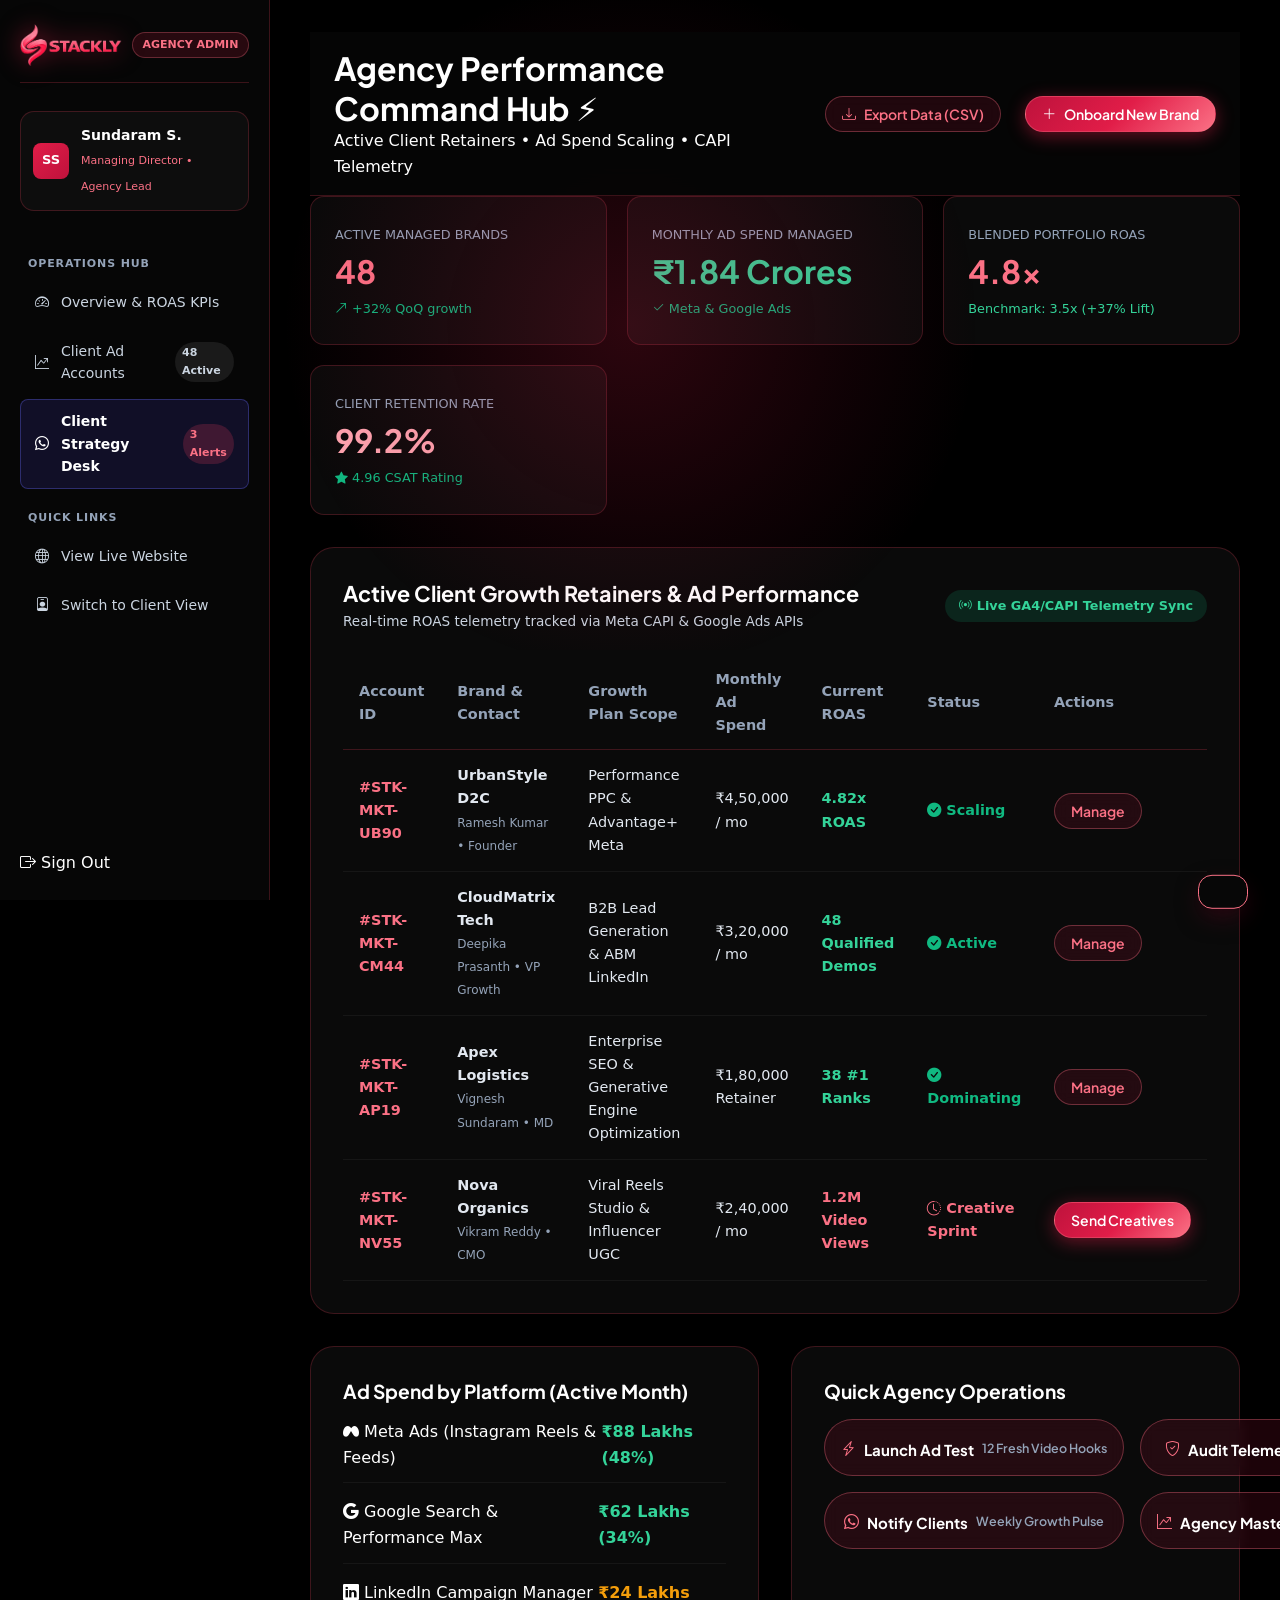
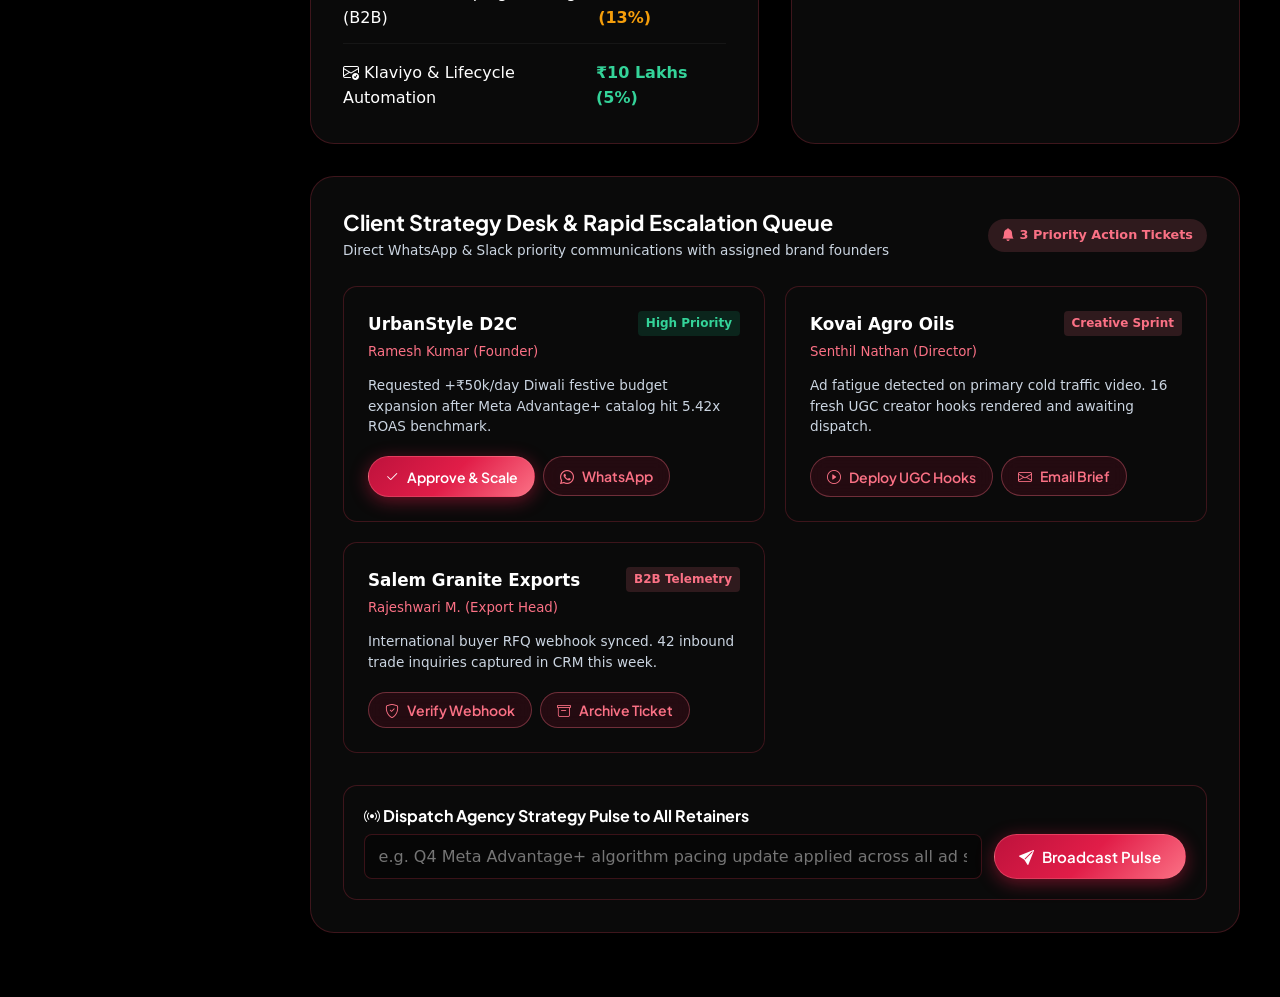
<file: admin-dashboard.html>
<!DOCTYPE html>
<html lang="en">
<head>
  <meta charset="UTF-8">
  <meta name="viewport" content="width=device-width, initial-scale=1.0">
  <meta name="description" content="Stackly Agency Operations Hub - Ad Accounts, Campaign ROAS, Multi-Channel Client Portfolio">
  <title>Agency Admin Hub | Stackly Digital Marketing Agency</title>

  <!-- Favicon -->
  <link rel="icon" type="image/webp" href="assets/logo.webp">

  <!-- Bootstrap Icons -->
  <link rel="stylesheet" href="https://cdn.jsdelivr.net/npm/bootstrap-icons@1.11.3/font/bootstrap-icons.min.css">
  <!-- Google Fonts -->
  <link rel="preconnect" href="https://fonts.googleapis.com">
  <link rel="preconnect" href="https://fonts.gstatic.com" crossorigin>
  <link href="https://fonts.googleapis.com/css2?family=Outfit:wght@400;500;600;700;800&family=Plus+Jakarta+Sans:wght@300;400;500;600;700;800&display=swap" rel="stylesheet">

  <link rel="stylesheet" href="style.css">
  <link rel="stylesheet" href="dashboard.css">
</head>
<body class="dashboard-body">

  <div class="dashboard-layout">
    <!-- ================= SIDEBAR NAVIGATION ================= -->
    <aside class="dash-sidebar" id="dash-sidebar">
      <div class="sidebar-brand-box">
        <a href="index.html" class="sidebar-logo-link">
          <img src="assets/logo.webp" alt="Stackly Digital" class="brand-logo-img">
        </a>
        <span class="sidebar-role-pill admin-pill">Agency Admin</span>
      </div>

      <!-- Admin Profile Chip -->
      <div class="client-brand-chip">
        <div class="client-avatar" style="background: linear-gradient(135deg, #E11D48, #BE123C); color: #FFF;">SS</div>
        <div>
          <strong>Sundaram S.</strong>
          <small>Managing Director &bull; Agency Lead</small>
        </div>
      </div>

      <nav class="sidebar-nav">
        <div class="nav-section-title">Operations Hub</div>
        <ul class="sidebar-nav-list">
          <li class="sidebar-nav-item active">
            <a href="#admin-overview" class="sidebar-nav-link">
              <span class="nav-icon"><i class="bi bi-speedometer2"></i></span>
              <span>Overview &amp; ROAS KPIs</span>
            </a>
          </li>
          <li class="sidebar-nav-item">
            <a href="#bookings-feed" class="sidebar-nav-link">
              <span class="nav-icon"><i class="bi bi-graph-up-arrow"></i></span>
              <span>Client Ad Accounts</span>
              <span class="sidebar-badge">48 Active</span>
            </a>
          </li>
          <li class="sidebar-nav-item">
            <a href="#whatsapp-desk" class="sidebar-nav-link">
              <span class="nav-icon"><i class="bi bi-whatsapp"></i></span>
              <span>Client Strategy Desk</span>
              <span class="sidebar-badge badge-alert">3 Alerts</span>
            </a>
          </li>
        </ul>

        <div class="nav-section-title">Quick Links</div>
        <ul class="sidebar-nav-list">
          <li class="sidebar-nav-item">
            <a href="index.html" class="sidebar-nav-link">
              <span class="nav-icon"><i class="bi bi-globe"></i></span>
              <span>View Live Website</span>
            </a>
          </li>
          <li class="sidebar-nav-item">
            <a href="client-dashboard.html" class="sidebar-nav-link">
              <span class="nav-icon"><i class="bi bi-person-badge"></i></span>
              <span>Switch to Client View</span>
            </a>
          </li>
        </ul>
      </nav>

      <div class="sidebar-footer">
        <a href="signin.html" class="sidebar-logout-btn">
          <span class="nav-icon"><i class="bi bi-box-arrow-right"></i></span>
          <span>Sign Out</span>
        </a>
      </div>
    </aside>

    <!-- ================= MAIN CONTENT AREA ================= -->
    <main class="dash-main">
      <!-- Top Bar -->
      <header class="dash-topbar">
        <div class="topbar-left">
          <button class="dash-menu-toggle" id="dash-menu-toggle" aria-label="Toggle Navigation">
            <i class="bi bi-list fs-4"></i>
          </button>
          <div>
            <h1 class="topbar-title">Agency Performance Command Hub ⚡</h1>
            <p class="topbar-subtitle">Active Client Retainers &bull; Ad Spend Scaling &bull; CAPI Telemetry</p>
          </div>
        </div>

        <div class="topbar-right">
          <button class="btn btn-outline btn-sm" onclick="exportAdminDataCSV();">
            <i class="bi bi-download"></i> Export Data (CSV)
          </button>
          <button class="btn btn-primary btn-sm" onclick="openModal('onboardBrandModal');">
            <i class="bi bi-plus-lg"></i> Onboard New Brand
          </button>
        </div>
      </header>

      <!-- Operations Stats Grid -->
      <div class="kpi-grid" id="admin-overview" style="display: grid; grid-template-columns: repeat(auto-fit, minmax(220px, 1fr)); gap: 1.25rem; margin-bottom: 2rem;">
        <div class="kpi-card" style="background: var(--bg-card); border: 1px solid var(--border-subtle); border-radius: var(--radius-md); padding: 1.5rem;">
          <span style="font-size: 0.8rem; color: var(--text-dim); text-transform: uppercase;">Active Managed Brands</span>
          <h3 style="color: var(--accent-cyan); font-size: 2rem; font-family: var(--font-heading); margin: 0.25rem 0;">48</h3>
          <span style="color: #10B981; font-size: 0.8rem;"><i class="bi bi-arrow-up-right"></i> +32% QoQ growth</span>
        </div>

        <div class="kpi-card" style="background: var(--bg-card); border: 1px solid var(--border-subtle); border-radius: var(--radius-md); padding: 1.5rem;">
          <span style="font-size: 0.8rem; color: var(--text-dim); text-transform: uppercase;">Monthly Ad Spend Managed</span>
          <h3 style="color: #34D399; font-size: 2rem; font-family: var(--font-heading); margin: 0.25rem 0;">₹1.84 Crores</h3>
          <span style="color: #10B981; font-size: 0.8rem;"><i class="bi bi-check2"></i> Meta &amp; Google Ads</span>
        </div>

        <div class="kpi-card" style="background: var(--bg-card); border: 1px solid var(--border-subtle); border-radius: var(--radius-md); padding: 1.5rem;">
          <span style="font-size: 0.8rem; color: var(--text-dim); text-transform: uppercase;">Blended Portfolio ROAS</span>
          <h3 style="color: #FB7185; font-size: 2rem; font-family: var(--font-heading); margin: 0.25rem 0;">4.8x</h3>
          <span style="color: #34D399; font-size: 0.8rem;">Benchmark: 3.5x (+37% Lift)</span>
        </div>

        <div class="kpi-card" style="background: var(--bg-card); border: 1px solid var(--border-subtle); border-radius: var(--radius-md); padding: 1.5rem;">
          <span style="font-size: 0.8rem; color: var(--text-dim); text-transform: uppercase;">Client Retention Rate</span>
          <h3 style="color: #FDA4AF; font-size: 2rem; font-family: var(--font-heading); margin: 0.25rem 0;">99.2%</h3>
          <span style="color: #10B981; font-size: 0.8rem;"><i class="bi bi-star-fill text-primary"></i> 4.96 CSAT Rating</span>
        </div>
      </div>

      <!-- Live Client Accounts Management Table -->
      <section id="bookings-feed" style="background: var(--bg-card); border: 1px solid var(--border-subtle); border-radius: var(--radius-lg); padding: 2rem; margin-bottom: 2rem;">
        <div style="display: flex; justify-content: space-between; align-items: center; margin-bottom: 1.5rem; flex-wrap: wrap; gap: 1rem;">
          <div>
            <h3 style="color: #FFFFFF; font-size: 1.35rem; font-family: var(--font-heading); margin: 0;">
              Active Client Growth Retainers &amp; Ad Performance
            </h3>
            <p style="color: var(--text-muted); font-size: 0.85rem; margin-top: 4px;">Real-time ROAS telemetry tracked via Meta CAPI &amp; Google Ads APIs</p>
          </div>
          <span style="background: rgba(16, 185, 129, 0.15); color: #34D399; font-size: 0.8rem; font-weight: 700; padding: 6px 14px; border-radius: 9999px;">
            <i class="bi bi-broadcast"></i> Live GA4/CAPI Telemetry Sync
          </span>
        </div>

        <div style="overflow-x: auto;">
          <table style="width: 100%; border-collapse: collapse; font-size: 0.9rem; text-align: left;">
            <thead>
              <tr style="border-bottom: 1px solid var(--border-subtle); color: #94A3B8;">
                <th style="padding: 12px 16px;">Account ID</th>
                <th style="padding: 12px 16px;">Brand &amp; Contact</th>
                <th style="padding: 12px 16px;">Growth Plan Scope</th>
                <th style="padding: 12px 16px;">Monthly Ad Spend</th>
                <th style="padding: 12px 16px;">Current ROAS</th>
                <th style="padding: 12px 16px;">Status</th>
                <th style="padding: 12px 16px;">Actions</th>
              </tr>
            </thead>
            <tbody>
              <tr style="border-bottom: 1px solid rgba(255, 255, 255, 0.05); color: #E2E8F0;">
                <td style="padding: 14px 16px; font-weight: 700; color: #FB7185;">#STK-MKT-UB90</td>
                <td style="padding: 14px 16px;"><strong>UrbanStyle D2C</strong><br><small style="color: #94A3B8;">Ramesh Kumar &bull; Founder</small></td>
                <td style="padding: 14px 16px;">Performance PPC &amp; Advantage+ Meta</td>
                <td style="padding: 14px 16px;">₹4,50,000 / mo</td>
                <td style="padding: 14px 16px; color: #34D399; font-weight: 700;">4.82x ROAS</td>
                <td style="padding: 14px 16px;"><span style="color: #10B981; font-weight: 600;"><i class="bi bi-check-circle-fill"></i> Scaling</span></td>
                <td style="padding: 14px 16px;">
                  <button class="btn btn-sm btn-outline" onclick="openManageAccountModal('#STK-MKT-UB90', 'UrbanStyle D2C', '₹4,50,000 / mo', '4.82x ROAS');">Manage</button>
                </td>
              </tr>
              <tr style="border-bottom: 1px solid rgba(255, 255, 255, 0.05); color: #E2E8F0;">
                <td style="padding: 14px 16px; font-weight: 700; color: #FB7185;">#STK-MKT-CM44</td>
                <td style="padding: 14px 16px;"><strong>CloudMatrix Tech</strong><br><small style="color: #94A3B8;">Deepika Prasanth &bull; VP Growth</small></td>
                <td style="padding: 14px 16px;">B2B Lead Generation &amp; ABM LinkedIn</td>
                <td style="padding: 14px 16px;">₹3,20,000 / mo</td>
                <td style="padding: 14px 16px; color: #34D399; font-weight: 700;">48 Qualified Demos</td>
                <td style="padding: 14px 16px;"><span style="color: #10B981; font-weight: 600;"><i class="bi bi-check-circle-fill"></i> Active</span></td>
                <td style="padding: 14px 16px;">
                  <button class="btn btn-sm btn-outline" onclick="openManageAccountModal('#STK-MKT-CM44', 'CloudMatrix Tech', '₹3,20,000 / mo', '48 Qualified Demos');">Manage</button>
                </td>
              </tr>
              <tr style="border-bottom: 1px solid rgba(255, 255, 255, 0.05); color: #E2E8F0;">
                <td style="padding: 14px 16px; font-weight: 700; color: #FB7185;">#STK-MKT-AP19</td>
                <td style="padding: 14px 16px;"><strong>Apex Logistics</strong><br><small style="color: #94A3B8;">Vignesh Sundaram &bull; MD</small></td>
                <td style="padding: 14px 16px;">Enterprise SEO &amp; Generative Engine Optimization</td>
                <td style="padding: 14px 16px;">₹1,80,000 Retainer</td>
                <td style="padding: 14px 16px; color: #34D399; font-weight: 700;">38 #1 Ranks</td>
                <td style="padding: 14px 16px;"><span style="color: #10B981; font-weight: 600;"><i class="bi bi-check-circle-fill"></i> Dominating</span></td>
                <td style="padding: 14px 16px;">
                  <button class="btn btn-sm btn-outline" onclick="openManageAccountModal('#STK-MKT-AP19', 'Apex Logistics', '₹1,80,000 Retainer', '38 #1 Ranks');">Manage</button>
                </td>
              </tr>
              <tr style="border-bottom: 1px solid rgba(255, 255, 255, 0.05); color: #E2E8F0;">
                <td style="padding: 14px 16px; font-weight: 700; color: #FB7185;">#STK-MKT-NV55</td>
                <td style="padding: 14px 16px;"><strong>Nova Organics</strong><br><small style="color: #94A3B8;">Vikram Reddy &bull; CMO</small></td>
                <td style="padding: 14px 16px;">Viral Reels Studio &amp; Influencer UGC</td>
                <td style="padding: 14px 16px;">₹2,40,000 / mo</td>
                <td style="padding: 14px 16px; color: #FB7185; font-weight: 700;">1.2M Video Views</td>
                <td style="padding: 14px 16px;"><span style="color: #FB7185; font-weight: 600;"><i class="bi bi-clock-history"></i> Creative Sprint</span></td>
                <td style="padding: 14px 16px;">
                  <button class="btn btn-sm btn-primary" onclick="deployCreativeSprint(this, 'Nova Organics');">Send Creatives</button>
                </td>
              </tr>
            </tbody>
          </table>
        </div>
      </section>

      <!-- Channel Allocation & Quick Agency Actions -->
      <div style="display: grid; grid-template-columns: repeat(auto-fit, minmax(320px, 1fr)); gap: 2rem;">
        <!-- Channel Ad Spend Distribution -->
        <div style="background: var(--bg-card); border: 1px solid var(--border-subtle); border-radius: var(--radius-lg); padding: 2rem;">
          <h4 style="color: #FFF; font-size: 1.2rem; font-family: var(--font-heading); margin-bottom: 1rem;">
            Ad Spend by Platform (Active Month)
          </h4>
          <div style="display: flex; flex-direction: column; gap: 1rem;">
            <div style="display: flex; justify-content: space-between; align-items: center; border-bottom: 1px solid rgba(255,255,255,0.05); padding-bottom: 0.75rem;">
              <span><i class="bi bi-meta text-primary"></i> Meta Ads (Instagram Reels &amp; Feeds)</span>
              <strong style="color: #34D399;">₹88 Lakhs (48%)</strong>
            </div>
            <div style="display: flex; justify-content: space-between; align-items: center; border-bottom: 1px solid rgba(255,255,255,0.05); padding-bottom: 0.75rem;">
              <span><i class="bi bi-google text-primary"></i> Google Search &amp; Performance Max</span>
              <strong style="color: #34D399;">₹62 Lakhs (34%)</strong>
            </div>
            <div style="display: flex; justify-content: space-between; align-items: center; border-bottom: 1px solid rgba(255,255,255,0.05); padding-bottom: 0.75rem;">
              <span><i class="bi bi-linkedin text-primary"></i> LinkedIn Campaign Manager (B2B)</span>
              <strong style="color: #F59E0B;">₹24 Lakhs (13%)</strong>
            </div>
            <div style="display: flex; justify-content: space-between; align-items: center;">
              <span><i class="bi bi-envelope-check text-primary"></i> Klaviyo &amp; Lifecycle Automation</span>
              <strong style="color: #34D399;">₹10 Lakhs (5%)</strong>
            </div>
          </div>
        </div>

        <!-- Quick Agency Actions -->
        <div style="background: var(--bg-card); border: 1px solid var(--border-subtle); border-radius: var(--radius-lg); padding: 2rem;">
          <h4 style="color: #FFF; font-size: 1.2rem; font-family: var(--font-heading); margin-bottom: 1rem;">
            Quick Agency Operations
          </h4>
          <div style="display: grid; grid-template-columns: 1fr 1fr; gap: 1rem;">
            <button class="btn btn-outline" style="text-align: left; padding: 1rem;" onclick="triggerLaunchAdTest();">
              <i class="bi bi-lightning-charge fs-5 d-block text-primary"></i>
              <strong style="display: block; color: #FFF; margin-top: 4px;">Launch Ad Test</strong>
              <small style="color: #94A3B8;">12 Fresh Video Hooks</small>
            </button>
            <button class="btn btn-outline" style="text-align: left; padding: 1rem;" onclick="triggerAuditTelemetry();">
              <i class="bi bi-shield-check fs-5 d-block text-success"></i>
              <strong style="display: block; color: #FFF; margin-top: 4px;">Audit Telemetry</strong>
              <small style="color: #94A3B8;">Event Match 9.4/10</small>
            </button>
            <button class="btn btn-outline" style="text-align: left; padding: 1rem;" onclick="triggerNotifyClients();">
              <i class="bi bi-whatsapp fs-5 d-block text-success"></i>
              <strong style="display: block; color: #FFF; margin-top: 4px;">Notify Clients</strong>
              <small style="color: #94A3B8;">Weekly Growth Pulse</small>
            </button>
            <button class="btn btn-outline" style="text-align: left; padding: 1rem;" onclick="triggerAgencyROIReport();">
              <i class="bi bi-graph-up-arrow fs-5 d-block text-primary"></i>
              <strong style="display: block; color: #FFF; margin-top: 4px;">Agency Master ROI</strong>
              <small style="color: #94A3B8;">Consolidated P&amp;L</small>
            </button>
          </div>
        </div>
      </div>

      <!-- ==========================================
           SECTION 4: CLIENT STRATEGY DESK (#whatsapp-desk)
           ========================================== -->
      <section id="whatsapp-desk" style="background: var(--bg-card); border: 1px solid var(--border-subtle); border-radius: var(--radius-lg); padding: 2rem; margin-top: 2rem; margin-bottom: 2rem;">
        <div style="display: flex; justify-content: space-between; align-items: center; margin-bottom: 1.5rem; flex-wrap: wrap; gap: 1rem;">
          <div>
            <h3 style="color: #FFFFFF; font-size: 1.35rem; font-family: var(--font-heading); margin: 0;">
              Client Strategy Desk &amp; Rapid Escalation Queue
            </h3>
            <p style="color: var(--text-muted); font-size: 0.85rem; margin-top: 4px;">Direct WhatsApp &amp; Slack priority communications with assigned brand founders</p>
          </div>
          <span style="background: rgba(251, 113, 133, 0.15); color: #FB7185; font-size: 0.8rem; font-weight: 700; padding: 6px 14px; border-radius: 9999px;">
            <i class="bi bi-bell-fill"></i> 3 Priority Action Tickets
          </span>
        </div>

        <div style="display: grid; grid-template-columns: repeat(auto-fit, minmax(300px, 1fr)); gap: 1.25rem; margin-bottom: 2rem;">
          <!-- Ticket 1 -->
          <div style="background: rgba(10, 10, 10, 0.7); border: 1px solid var(--border-subtle); border-radius: var(--radius-md); padding: 1.5rem;">
            <div style="display: flex; justify-content: space-between; align-items: flex-start; margin-bottom: 0.75rem;">
              <div>
                <strong style="color: #FFF; font-size: 1.05rem; display: block;">UrbanStyle D2C</strong>
                <small style="color: #FB7185;">Ramesh Kumar (Founder)</small>
              </div>
              <span style="background: rgba(16, 185, 129, 0.15); color: #34D399; font-size: 0.75rem; font-weight: 700; padding: 3px 8px; border-radius: 4px;">High Priority</span>
            </div>
            <p style="color: var(--text-muted); font-size: 0.85rem; line-height: 1.5; margin-bottom: 1.25rem;">
              Requested +₹50k/day Diwali festive budget expansion after Meta Advantage+ catalog hit 5.42x ROAS benchmark.
            </p>
            <div style="display: flex; gap: 0.5rem; flex-wrap: wrap;">
              <button class="btn btn-primary btn-sm" onclick="showToast('UrbanStyle budget increased to ₹5,00,000/mo! Bid pacing recalibrated.', '🚀');">
                <i class="bi bi-check2"></i> Approve &amp; Scale
              </button>
              <a href="https://wa.me/919842755432?text=Hi%20Ramesh!%20Your%20Diwali%20scale%20request%20is%20approved." target="_blank" rel="noopener" class="btn btn-outline btn-sm">
                <i class="bi bi-whatsapp text-success"></i> WhatsApp
              </a>
            </div>
          </div>

          <!-- Ticket 2 -->
          <div style="background: rgba(10, 10, 10, 0.7); border: 1px solid var(--border-subtle); border-radius: var(--radius-md); padding: 1.5rem;">
            <div style="display: flex; justify-content: space-between; align-items: flex-start; margin-bottom: 0.75rem;">
              <div>
                <strong style="color: #FFF; font-size: 1.05rem; display: block;">Kovai Agro Oils</strong>
                <small style="color: #FB7185;">Senthil Nathan (Director)</small>
              </div>
              <span style="background: rgba(251, 113, 133, 0.15); color: #FB7185; font-size: 0.75rem; font-weight: 700; padding: 3px 8px; border-radius: 4px;">Creative Sprint</span>
            </div>
            <p style="color: var(--text-muted); font-size: 0.85rem; line-height: 1.5; margin-bottom: 1.25rem;">
              Ad fatigue detected on primary cold traffic video. 16 fresh UGC creator hooks rendered and awaiting dispatch.
            </p>
            <div style="display: flex; gap: 0.5rem; flex-wrap: wrap;">
              <button class="btn btn-outline btn-sm" onclick="showToast('Dispatched 16 fresh UGC hooks into Kovai Agro campaign rotation!', '🎬');">
                <i class="bi bi-play-circle"></i> Deploy UGC Hooks
              </button>
              <a href="mailto:senthil@kovaiagro.com?subject=Stackly%20UGC%20Creative%20Refresh" class="btn btn-outline btn-sm">
                <i class="bi bi-envelope"></i> Email Brief
              </a>
            </div>
          </div>

          <!-- Ticket 3 -->
          <div style="background: rgba(10, 10, 10, 0.7); border: 1px solid var(--border-subtle); border-radius: var(--radius-md); padding: 1.5rem;">
            <div style="display: flex; justify-content: space-between; align-items: flex-start; margin-bottom: 0.75rem;">
              <div>
                <strong style="color: #FFF; font-size: 1.05rem; display: block;">Salem Granite Exports</strong>
                <small style="color: #FB7185;">Rajeshwari M. (Export Head)</small>
              </div>
              <span style="background: rgba(251, 113, 133, 0.15); color: #FB7185; font-size: 0.75rem; font-weight: 700; padding: 3px 8px; border-radius: 4px;">B2B Telemetry</span>
            </div>
            <p style="color: var(--text-muted); font-size: 0.85rem; line-height: 1.5; margin-bottom: 1.25rem;">
              International buyer RFQ webhook synced. 42 inbound trade inquiries captured in CRM this week.
            </p>
            <div style="display: flex; gap: 0.5rem; flex-wrap: wrap;">
              <button class="btn btn-outline btn-sm" onclick="showToast('B2B Telemetry verified: CRM webhook 100% active!', '🛡️');">
                <i class="bi bi-shield-check"></i> Verify Webhook
              </button>
              <button class="btn btn-outline btn-sm" onclick="this.closest('div[style*=\'background: rgba(10, 10, 10\']').remove(); showToast('Ticket archived.', '📁');">
                <i class="bi bi-archive"></i> Archive Ticket
              </button>
            </div>
          </div>
        </div>

        <!-- Strategy Desk Direct Message Broadcast -->
        <div style="background: rgba(10, 10, 10, 0.6); border: 1px solid var(--border-subtle); border-radius: var(--radius-md); padding: 1.25rem;">
          <h4 style="color: #FFF; font-size: 1rem; margin-bottom: 0.5rem;"><i class="bi bi-broadcast text-primary"></i> Dispatch Agency Strategy Pulse to All Retainers</h4>
          <div style="display: flex; gap: 0.75rem; flex-wrap: wrap;">
            <input type="text" id="adminBroadcastInput" placeholder="e.g. Q4 Meta Advantage+ algorithm pacing update applied across all ad sets..." style="flex: 1; min-width: 260px; padding: 0.65rem 0.85rem; background: rgba(0, 0, 0, 0.4); border: 1px solid var(--border-subtle); border-radius: var(--radius-sm); color: #FFF;">
            <button class="btn btn-primary" onclick="const val=document.getElementById('adminBroadcastInput')?.value; if(val){ showToast('Dispatched strategy bulletin to 48 client WhatsApp and Slack desks!', '📢'); document.getElementById('adminBroadcastInput').value=''; } else { showToast('Please type a strategy bulletin message.', '⚠️'); }">
              <i class="bi bi-send-fill"></i> Broadcast Pulse
            </button>
          </div>
        </div>
      </section>
    </main>
  </div>

  <!-- ==========================================
       ADMIN INTERACTIVE MODALS
       ========================================== -->

  <!-- Modal 1: Onboard New Brand -->
  <div class="dash-modal" id="onboardBrandModal" role="dialog" aria-modal="true">
    <div class="dash-modal-backdrop" onclick="closeModal('onboardBrandModal');"></div>
    <div class="dash-modal-dialog">
      <div class="dash-modal-header">
        <h3 class="dash-modal-title"><i class="bi bi-plus-circle text-primary"></i> Onboard New Brand Client</h3>
        <button class="dash-modal-close" onclick="closeModal('onboardBrandModal');">&times;</button>
      </div>
      <form onsubmit="handleOnboardNewBrand(event);">
        <div class="dash-modal-body">
          <div style="display: grid; grid-template-columns: 1fr 1fr; gap: 1rem; margin-bottom: 1rem;">
            <div>
              <label style="color: #CBD5E1; font-size: 0.85rem; display: block; margin-bottom: 0.35rem;">Brand Name *</label>
              <input type="text" id="newBrandName" required placeholder="e.g. Kaveri Silk Sarees" style="width: 100%; padding: 0.65rem 0.85rem; background: rgba(10, 10, 10, 0.7); border: 1px solid var(--border-subtle); border-radius: var(--radius-sm); color: #FFF;">
            </div>
            <div>
              <label style="color: #CBD5E1; font-size: 0.85rem; display: block; margin-bottom: 0.35rem;">Founder / Contact Lead *</label>
              <input type="text" id="newBrandContact" required placeholder="e.g. Anandhi M. (Director)" style="width: 100%; padding: 0.65rem 0.85rem; background: rgba(10, 10, 10, 0.7); border: 1px solid var(--border-subtle); border-radius: var(--radius-sm); color: #FFF;">
            </div>
          </div>

          <div style="margin-bottom: 1rem;">
            <label style="color: #CBD5E1; font-size: 0.85rem; display: block; margin-bottom: 0.35rem;">Growth Plan Scope *</label>
            <select id="newBrandScope" style="width: 100%; padding: 0.65rem 0.85rem; background: rgba(10, 10, 10, 0.7); border: 1px solid var(--border-subtle); border-radius: var(--radius-sm); color: #FFF;">
              <option value="Performance PPC &amp; Advantage+ Meta">Performance PPC &amp; Advantage+ Meta</option>
              <option value="Enterprise SEO &amp; GEO Generative Search">Enterprise SEO &amp; GEO Generative Search</option>
              <option value="Viral Reels Studio &amp; Influencer UGC">Viral Reels Studio &amp; Influencer UGC</option>
              <option value="B2B Lead Generation &amp; ABM LinkedIn">B2B Lead Generation &amp; ABM LinkedIn</option>
            </select>
          </div>

          <div style="display: grid; grid-template-columns: 1fr 1fr; gap: 1rem;">
            <div>
              <label style="color: #CBD5E1; font-size: 0.85rem; display: block; margin-bottom: 0.35rem;">Monthly Ad Spend *</label>
              <input type="text" id="newBrandSpend" value="₹3,50,000 / mo" required style="width: 100%; padding: 0.65rem 0.85rem; background: rgba(10, 10, 10, 0.7); border: 1px solid var(--border-subtle); border-radius: var(--radius-sm); color: #FFF;">
            </div>
            <div>
              <label style="color: #CBD5E1; font-size: 0.85rem; display: block; margin-bottom: 0.35rem;">Target Benchmark ROAS *</label>
              <input type="text" id="newBrandRoas" value="4.50x ROAS" required style="width: 100%; padding: 0.65rem 0.85rem; background: rgba(10, 10, 10, 0.7); border: 1px solid var(--border-subtle); border-radius: var(--radius-sm); color: #FFF;">
            </div>
          </div>
        </div>
        <div class="dash-modal-footer">
          <button type="button" class="btn btn-outline btn-sm" onclick="closeModal('onboardBrandModal');">Cancel</button>
          <button type="submit" class="btn btn-primary btn-sm"><i class="bi bi-check-lg"></i> Complete Onboarding</button>
        </div>
      </form>
    </div>
  </div>

  <!-- Modal 2: Manage Account -->
  <div class="dash-modal" id="accountManageModal" role="dialog" aria-modal="true">
    <div class="dash-modal-backdrop" onclick="closeModal('accountManageModal');"></div>
    <div class="dash-modal-dialog">
      <div class="dash-modal-header">
        <div>
          <h3 class="dash-modal-title" id="manageModalBrandName">Brand Account Management</h3>
          <small style="color: #FB7185;" id="manageModalAccountId">#STK-MKT-0000</small>
        </div>
        <button class="dash-modal-close" onclick="closeModal('accountManageModal');">&times;</button>
      </div>
      <div class="dash-modal-body">
        <div style="display: grid; grid-template-columns: 1fr 1fr; gap: 1rem; margin-bottom: 1.5rem;">
          <div style="background: rgba(10, 10, 10, 0.7); padding: 1rem; border-radius: var(--radius-sm); border: 1px solid var(--border-subtle);">
            <span style="font-size: 0.8rem; color: var(--text-dim); display: block;">Active Ad Spend</span>
            <strong style="color: #34D399; font-size: 1.25rem;" id="manageModalSpend">₹4,50,000 / mo</strong>
          </div>
          <div style="background: rgba(10, 10, 10, 0.7); padding: 1rem; border-radius: var(--radius-sm); border: 1px solid var(--border-subtle);">
            <span style="font-size: 0.8rem; color: var(--text-dim); display: block;">Current Performance</span>
            <strong style="color: #FB7185; font-size: 1.25rem;" id="manageModalRoas">4.82x ROAS</strong>
          </div>
        </div>

        <div style="display: flex; flex-direction: column; gap: 0.75rem;">
          <button class="btn btn-outline" style="text-align: left; display: flex; justify-content: space-between; align-items: center;" onclick="showToast('Increased daily ad spend cap by 25% for high-ROAS scaling!', '📈'); closeModal('accountManageModal');">
            <span><i class="bi bi-graph-up-arrow text-success"></i> Boost Budget by +25%</span>
            <small style="color: #34D399;">High Scaling</small>
          </button>
          <button class="btn btn-outline" style="text-align: left; display: flex; justify-content: space-between; align-items: center;" onclick="showToast('Swapped to backup UGC creative set to avoid ad fatigue.', '🔄'); closeModal('accountManageModal');">
            <span><i class="bi bi-arrow-repeat text-primary"></i> Swap Creative Variations</span>
            <small style="color: #94A3B8;">16 Hooks Ready</small>
          </button>
          <button class="btn btn-outline" style="text-align: left; display: flex; justify-content: space-between; align-items: center;" onclick="showToast('Dispatched campaign diagnostic report to client Slack!', '📩'); closeModal('accountManageModal');">
            <span><i class="bi bi-send text-primary"></i> Send Direct Health Report</span>
            <small style="color: #94A3B8;">Slack &amp; WhatsApp</small>
          </button>
        </div>
      </div>
      <div class="dash-modal-footer">
        <button class="btn btn-outline btn-sm" onclick="closeModal('accountManageModal');">Close</button>
      </div>
    </div>
  </div>

  <!-- Modal 3: Ad Test Simulation -->
  <div class="dash-modal" id="adTestModal" role="dialog" aria-modal="true">
    <div class="dash-modal-backdrop" onclick="closeModal('adTestModal');"></div>
    <div class="dash-modal-dialog">
      <div class="dash-modal-header">
        <h3 class="dash-modal-title"><i class="bi bi-lightning-charge-fill text-primary"></i> Creative Velocity Lab &bull; A/B Test</h3>
        <button class="dash-modal-close" onclick="closeModal('adTestModal');">&times;</button>
      </div>
      <div class="dash-modal-body">
        <p style="color: var(--text-muted); font-size: 0.9rem; margin-bottom: 1.25rem;">
          12 fresh short-form video hooks ready for algorithmic deployment across Meta Advantage+ and TikTok Ads:
        </p>
        <div style="display: flex; flex-direction: column; gap: 0.75rem; margin-bottom: 1.5rem;">
          <div style="background: rgba(10, 10, 10, 0.7); padding: 0.85rem 1rem; border-radius: var(--radius-sm); border: 1px solid var(--border-subtle); display: flex; justify-content: space-between;">
            <span style="color: #FFF;"><i class="bi bi-play-circle text-primary"></i> Hook 01: "Why 80% of founders fail this test"</span>
            <strong style="color: #34D399;">3.2s Retention</strong>
          </div>
          <div style="background: rgba(10, 10, 10, 0.7); padding: 0.85rem 1rem; border-radius: var(--radius-sm); border: 1px solid var(--border-subtle); display: flex; justify-content: space-between;">
            <span style="color: #FFF;"><i class="bi bi-play-circle text-primary"></i> Hook 02: "Unboxing without the marketing fluff"</span>
            <strong style="color: #34D399;">4.1s Retention</strong>
          </div>
          <div style="background: rgba(10, 10, 10, 0.7); padding: 0.85rem 1rem; border-radius: var(--radius-sm); border: 1px solid var(--border-subtle); display: flex; justify-content: space-between;">
            <span style="color: #FFF;"><i class="bi bi-play-circle text-primary"></i> Hook 03: "Before vs After 30-Day Case Study"</span>
            <strong style="color: #34D399;">4.8s Retention</strong>
          </div>
        </div>
      </div>
      <div class="dash-modal-footer">
        <button class="btn btn-outline btn-sm" onclick="closeModal('adTestModal');">Cancel</button>
        <button class="btn btn-primary btn-sm" onclick="showToast('12 A/B Hook Variations launched into live test rotation!', '🚀'); closeModal('adTestModal');">
          <i class="bi bi-rocket-takeoff-fill"></i> Deploy Test to Meta &amp; TikTok
        </button>
      </div>
    </div>
  </div>

  <!-- Modal 4: Telemetry Audit -->
  <div class="dash-modal" id="telemetryModal" role="dialog" aria-modal="true">
    <div class="dash-modal-backdrop" onclick="closeModal('telemetryModal');"></div>
    <div class="dash-modal-dialog">
      <div class="dash-modal-header">
        <h3 class="dash-modal-title"><i class="bi bi-shield-check text-success"></i> Server-Side Telemetry Health Audit</h3>
        <button class="dash-modal-close" onclick="closeModal('telemetryModal');">&times;</button>
      </div>
      <div class="dash-modal-body">
        <div style="display: flex; flex-direction: column; gap: 0.75rem;">
          <div style="background: rgba(16, 185, 129, 0.1); border: 1px solid rgba(16, 185, 129, 0.3); padding: 1rem; border-radius: var(--radius-sm); display: flex; justify-content: space-between; align-items: center;">
            <div>
              <strong style="color: #FFF; display: block;">Meta Conversions API (CAPI)</strong>
              <small style="color: #94A3B8;">Server event deduping active &bull; Event Match: 9.4 / 10</small>
            </div>
            <span style="color: #10B981; font-weight: 700;"><i class="bi bi-check-circle-fill"></i> Optimal</span>
          </div>

          <div style="background: rgba(16, 185, 129, 0.1); border: 1px solid rgba(16, 185, 129, 0.3); padding: 1rem; border-radius: var(--radius-sm); display: flex; justify-content: space-between; align-items: center;">
            <div>
              <strong style="color: #FFF; display: block;">Google Analytics 4 (GA4) Server GTM</strong>
              <small style="color: #94A3B8;">Cloud Run proxy latency: 18ms &bull; Zero cookie drop</small>
            </div>
            <span style="color: #10B981; font-weight: 700;"><i class="bi bi-check-circle-fill"></i> Optimal</span>
          </div>

          <div style="background: rgba(251, 113, 133, 0.1); border: 1px solid rgba(251, 113, 133, 0.3); padding: 1rem; border-radius: var(--radius-sm); display: flex; justify-content: space-between; align-items: center;">
            <div>
              <strong style="color: #FFF; display: block;">Looker Studio Bi-Directional Feed</strong>
              <small style="color: #94A3B8;">48 Client Workspaces Synced Every 15 Minutes</small>
            </div>
            <span style="color: #FB7185; font-weight: 700;"><i class="bi bi-arrow-repeat"></i> Synced</span>
          </div>
        </div>
      </div>
      <div class="dash-modal-footer">
        <button class="btn btn-primary btn-sm" onclick="closeModal('telemetryModal'); showToast('Telemetry verified: All client pipelines 100% operational!', '🛡️');">
          <i class="bi bi-check2"></i> Done
        </button>
      </div>
    </div>
  </div>

  <!-- Modal 5: Agency Consolidated ROI -->
  <div class="dash-modal" id="agencyRoiModal" role="dialog" aria-modal="true">
    <div class="dash-modal-backdrop" onclick="closeModal('agencyRoiModal');"></div>
    <div class="dash-modal-dialog">
      <div class="dash-modal-header">
        <h3 class="dash-modal-title"><i class="bi bi-graph-up text-primary"></i> Agency Master P&amp;L &bull; Q4 Performance</h3>
        <button class="dash-modal-close" onclick="closeModal('agencyRoiModal');">&times;</button>
      </div>
      <div class="dash-modal-body">
        <div style="display: grid; grid-template-columns: 1fr 1fr; gap: 1rem; margin-bottom: 1.5rem;">
          <div style="background: rgba(10, 10, 10, 0.7); padding: 1.25rem; border-radius: var(--radius-sm); border: 1px solid var(--border-subtle);">
            <span style="color: var(--text-dim); font-size: 0.8rem; display: block;">Total Ad Spend Managed</span>
            <strong style="color: #FFF; font-size: 1.5rem;">₹1.84 Crores</strong>
          </div>
          <div style="background: rgba(10, 10, 10, 0.7); padding: 1.25rem; border-radius: var(--radius-sm); border: 1px solid var(--border-subtle);">
            <span style="color: var(--text-dim); font-size: 0.8rem; display: block;">Attributed Client Revenue</span>
            <strong style="color: #34D399; font-size: 1.5rem;">₹8.83 Crores</strong>
          </div>
        </div>
        <p style="color: var(--text-muted); font-size: 0.9rem; margin: 0;">
          Consolidated portfolio return on ad spend across 48 retained brands is <strong>4.80x</strong>. All client campaigns are operating within agreed SLA thresholds.
        </p>
      </div>
      <div class="dash-modal-footer">
        <button class="btn btn-outline btn-sm" onclick="exportAdminDataCSV();">Download P&amp;L CSV</button>
        <button class="btn btn-primary btn-sm" onclick="closeModal('agencyRoiModal');">Close</button>
      </div>
    </div>
  </div>

  <!-- Mobile Sidebar Backdrop -->
  <div class="sidebar-backdrop" id="sidebar-backdrop"></div>

  <div class="toast-notification" id="toast" role="status" aria-live="polite"></div>
  <script src="dashboard.js"></script>
</body>
</html>
</file>
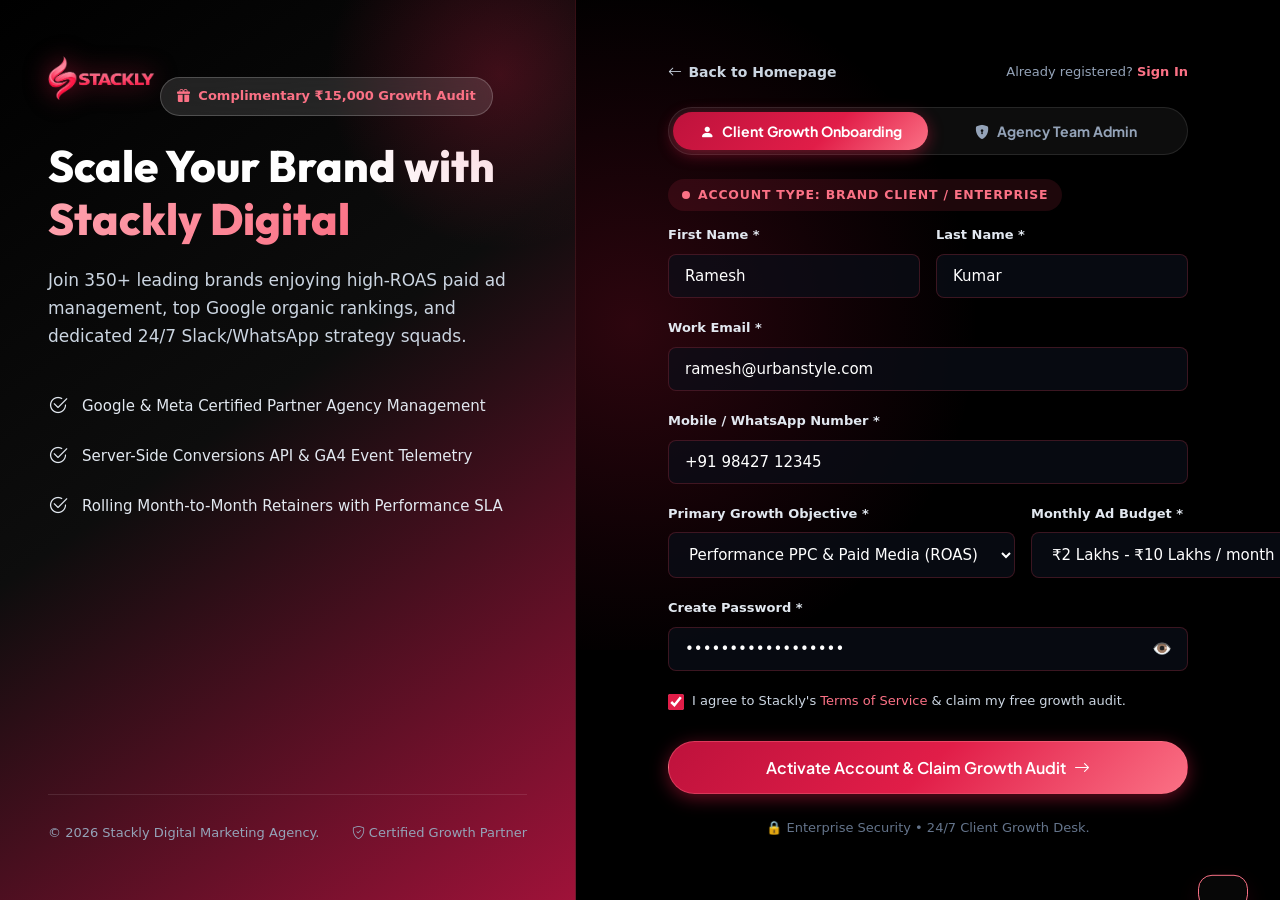
<file: get-started.html>
<!DOCTYPE html>
<html lang="en">
<head>
  <meta charset="UTF-8">
  <meta name="viewport" content="width=device-width, initial-scale=1.0">
  <title>Get Started - Scale Your Brand with Stackly Digital Marketing</title>
  <meta name="description" content="Create your Stackly Client Growth account and claim your complimentary ₹15,000 marketing strategy audit & competitor breakdown.">
  
  <!-- Favicon -->
  <link rel="icon" type="image/webp" href="assets/logo.webp">
  <!-- Bootstrap Icons -->
  <link rel="stylesheet" href="https://cdn.jsdelivr.net/npm/bootstrap-icons@1.11.3/font/bootstrap-icons.min.css">
  <!-- Google Fonts -->
  <link rel="preconnect" href="https://fonts.googleapis.com">
  <link rel="preconnect" href="https://fonts.gstatic.com" crossorigin>
  <link href="https://fonts.googleapis.com/css2?family=Outfit:wght@400;500;600;700;800&family=Plus+Jakarta+Sans:wght@300;400;500;600;700;800&display=swap" rel="stylesheet">
  
  <link rel="stylesheet" href="style.css">
  <link rel="stylesheet" href="dashboard.css">
  <style>
    /* Split-screen layout matching travel_tourism7 */
    .auth-split-layout {
      display: flex;
      min-height: 100vh;
      background: #000000;
      color: #FFFFFF;
    }

    .auth-split-sidebar {
      width: 45%;
      background: linear-gradient(145deg, #000000 0%, #0D0D0D 45%, #9F1239 100%);
      padding: 3.5rem 3rem;
      display: flex;
      flex-direction: column;
      justify-content: space-between;
      position: relative;
      overflow: hidden;
      border-right: 1px solid rgba(244, 63, 94, 0.22);
    }

    .auth-split-sidebar::before {
      content: '';
      position: absolute;
      top: -100px;
      right: -100px;
      width: 350px;
      height: 350px;
      background: radial-gradient(circle, rgba(225, 29, 72, 0.25) 0%, transparent 70%);
      border-radius: 50%;
      pointer-events: none;
    }

    .auth-sidebar-badge {
      display: inline-flex;
      align-items: center;
      gap: 0.5rem;
      background: rgba(255, 255, 255, 0.12);
      backdrop-filter: blur(12px);
      border: 1px solid rgba(255, 255, 255, 0.2);
      padding: 0.5rem 1rem;
      border-radius: 9999px;
      font-size: 0.8125rem;
      font-weight: 700;
      color: #FB7185;
      margin-bottom: 1.5rem;
    }

    .auth-sidebar-title {
      font-family: 'Outfit', sans-serif;
      font-size: 2.75rem;
      font-weight: 800;
      line-height: 1.2;
      color: #FFFFFF;
      margin-bottom: 1.25rem;
    }

    .auth-sidebar-desc {
      font-size: 1.0625rem;
      color: #CBD5E1;
      line-height: 1.65;
      margin-bottom: 2.5rem;
      max-width: 460px;
    }

    .auth-perks-list {
      display: flex;
      flex-direction: column;
      gap: 1.125rem;
    }

    .auth-perk-item {
      display: flex;
      align-items: center;
      gap: 0.875rem;
      font-size: 0.9375rem;
      color: #E2E8F0;
    }

    .auth-perk-item i {
      font-size: 1.25rem;
    }

    .auth-sidebar-footer {
      border-top: 1px solid rgba(255, 255, 255, 0.1);
      padding-top: 1.75rem;
      display: flex;
      justify-content: space-between;
      align-items: center;
      font-size: 0.8125rem;
      color: #94A3B8;
    }

    .auth-split-main {
      width: 55%;
      display: flex;
      align-items: center;
      justify-content: center;
      padding: 3rem 2.5rem;
      position: relative;
    }

    .auth-form-box {
      width: 100%;
      max-width: 520px;
    }

    .role-selector {
      display: flex;
      background: rgba(255, 255, 255, 0.05);
      border-radius: 9999px;
      padding: 4px;
      margin-bottom: 24px;
      border: 1px solid rgba(255, 255, 255, 0.1);
    }

    .role-tab {
      flex: 1;
      padding: 10px 18px;
      border: none;
      background: transparent;
      font-family: 'Plus Jakarta Sans', sans-serif;
      font-weight: 700;
      font-size: 0.88rem;
      color: #94A3B8;
      cursor: pointer;
      border-radius: 9999px;
      display: flex;
      align-items: center;
      justify-content: center;
      gap: 8px;
      transition: all 0.3s ease;
    }

    .role-tab.active {
      background: linear-gradient(135deg, #BE123C 0%, #E11D48 60%, #FB7185 100%);
      color: #FFFFFF;
      box-shadow: 0 4px 16px rgba(225, 29, 72, 0.45);
    }

    .role-indicator {
      display: inline-flex;
      align-items: center;
      gap: 8px;
      background: rgba(244, 63, 94, 0.12);
      color: #FB7185;
      padding: 6px 14px;
      border-radius: 9999px;
      font-size: 0.78rem;
      font-weight: 700;
      text-transform: uppercase;
      letter-spacing: 0.8px;
      margin-bottom: 14px;
    }

    .role-indicator.admin-indicator {
      background: rgba(225, 29, 72, 0.2);
      color: #FDA4AF;
      border: 1px solid rgba(251, 113, 133, 0.3);
    }

    .role-indicator .dot {
      width: 8px;
      height: 8px;
      border-radius: 50%;
      background: currentColor;
      animation: dotPulse 2s infinite;
    }

    @keyframes dotPulse {
      0%, 100% { opacity: 1; transform: scale(1); }
      50% { opacity: 0.4; transform: scale(1.3); }
    }

    @media (max-width: 960px) {
      .auth-split-layout { flex-direction: column; }
      .auth-split-sidebar { width: 100%; padding: 2.5rem 1.5rem; }
      .auth-split-main { width: 100%; padding: 2.5rem 1.5rem; }
    }
  </style>
</head>
<body>

  <div class="auth-split-layout">
    <!-- ================= LEFT HERO SIDEBAR ================= -->
    <aside class="auth-split-sidebar">
      <div>
        <a href="index.html" class="brand-logo" style="margin-bottom: 2.5rem; display: inline-flex;">
          <img src="assets/logo.webp" alt="Stackly Digital Marketing Agency" class="brand-logo-img" style="height: 44px;">
        </a>

        <div class="auth-sidebar-badge">
          <i class="bi bi-gift-fill text-primary"></i> Complimentary ₹15,000 Growth Audit
        </div>

        <h1 class="auth-sidebar-title">
          Scale Your Brand with <span style="background: linear-gradient(135deg, #FDA4AF, #FB7185); -webkit-background-clip: text; -webkit-text-fill-color: transparent;">Stackly Digital</span>
        </h1>

        <p class="auth-sidebar-desc">
          Join 350+ leading brands enjoying high-ROAS paid ad management, top Google organic rankings, and dedicated 24/7 Slack/WhatsApp strategy squads.
        </p>

        <div class="auth-perks-list">
          <div class="auth-perk-item">
            <i class="bi bi-check2-circle text-success"></i>
            <span>Google &amp; Meta Certified Partner Agency Management</span>
          </div>
          <div class="auth-perk-item">
            <i class="bi bi-check2-circle text-success"></i>
            <span>Server-Side Conversions API &amp; GA4 Event Telemetry</span>
          </div>
          <div class="auth-perk-item">
            <i class="bi bi-check2-circle text-success"></i>
            <span>Rolling Month-to-Month Retainers with Performance SLA</span>
          </div>
        </div>
      </div>

      <div class="auth-sidebar-footer">
        <span>&copy; 2026 Stackly Digital Marketing Agency.</span>
        <span><i class="bi bi-shield-check"></i> Certified Growth Partner</span>
      </div>
    </aside>

    <!-- ================= RIGHT FORM CONTAINER ================= -->
    <main class="auth-split-main">
      <div class="auth-form-box">
        
        <!-- Navigation Back -->
        <div style="display: flex; justify-content: space-between; align-items: center; margin-bottom: 1.5rem;">
          <a href="index.html" class="auth-back-link">
            <i class="bi bi-arrow-left"></i> Back to Homepage
          </a>
          <span style="font-size: 0.8125rem; color: #94A3B8;">
            Already registered? <a href="signin.html" style="color: #FB7185; font-weight: 700;">Sign In</a>
          </span>
        </div>

        <!-- Role Selector Tabs -->
        <div class="role-selector" id="regRoleSelector">
          <button type="button" class="role-tab active" data-regrole="client">
            <i class="bi bi-person-fill"></i> Client Growth Onboarding
          </button>
          <button type="button" class="role-tab" data-regrole="admin">
            <i class="bi bi-shield-lock-fill"></i> Agency Team Admin
          </button>
        </div>

        <div class="role-indicator" id="regRoleIndicator">
          <span class="dot"></span>
          <span id="regRoleIndicatorText">Account Type: Brand Client / Enterprise</span>
        </div>

        <!-- Registration Form -->
        <form id="get-started-form" class="auth-form" novalidate>
          <div class="form-row">
            <div class="form-group">
              <label for="reg-first-name">First Name *</label>
              <input type="text" id="reg-first-name" placeholder="Ramesh" required value="Ramesh">
            </div>
            <div class="form-group">
              <label for="reg-last-name">Last Name *</label>
              <input type="text" id="reg-last-name" placeholder="Kumar" required value="Kumar">
            </div>
          </div>

          <div class="form-group">
            <label for="reg-email">Work Email *</label>
            <input type="email" id="reg-email" placeholder="ramesh@urbanstyle.com" required value="ramesh@urbanstyle.com">
          </div>

          <div class="form-group">
            <label for="reg-phone">Mobile / WhatsApp Number *</label>
            <input type="tel" id="reg-phone" placeholder="+91 98427 12345" required value="+91 98427 12345">
          </div>

          <div class="client-only-fields" id="clientFields">
            <div class="form-row">
              <div class="form-group">
                <label for="reg-destination">Primary Growth Objective *</label>
                <select id="reg-destination" required>
                  <option value="ppc" selected>Performance PPC &amp; Paid Media (ROAS)</option>
                  <option value="seo">SEO &amp; Generative Engine Optimization</option>
                  <option value="social">Viral Social &amp; Influencer Engine</option>
                  <option value="ecommerce">E-Commerce &amp; CRO Conversion Scale</option>
                  <option value="b2b">B2B Lead Generation &amp; ABM Pipeline</option>
                  <option value="omnichannel">Enterprise Full-Funnel Omnichannel</option>
                </select>
              </div>
              <div class="form-group">
                <label for="reg-travelers">Monthly Ad Budget *</label>
                <select id="reg-travelers" required>
                  <option value="starter">₹50K - ₹2 Lakhs / month</option>
                  <option value="growth" selected>₹2 Lakhs - ₹10 Lakhs / month</option>
                  <option value="scale">₹10 Lakhs - ₹50 Lakhs / month</option>
                  <option value="enterprise">₹50 Lakhs+ Enterprise</option>
                </select>
              </div>
            </div>
          </div>

          <div class="admin-only-fields" id="adminFields" style="display: none;">
            <div class="form-group">
              <label for="reg-admin-key">Agency Operations Access Key *</label>
              <input type="password" id="reg-admin-key" placeholder="Enter Staff Passcode" value="AGENCY-HQ-2026">
            </div>
          </div>

          <div class="form-group">
            <label for="reg-password">Create Password *</label>
            <div class="password-input-wrapper">
              <input type="password" id="reg-password" placeholder="At least 8 characters" required value="agency-secure-pass">
              <button type="button" class="toggle-password-btn" aria-label="Toggle password">👁️</button>
            </div>
          </div>

          <div class="form-options">
            <label class="remember-checkbox-label">
              <input type="checkbox" id="reg-terms" checked required>
              <span>I agree to Stackly's <a href="#" style="color: #FB7185;">Terms of Service</a> &amp; claim my free growth audit.</span>
            </label>
          </div>

          <button type="submit" class="btn btn-primary btn-block btn-lg auth-submit-btn" id="reg-submit-btn">
            <span>Activate Account &amp; Claim Growth Audit</span>
            <i class="bi bi-arrow-right"></i>
          </button>
        </form>

        <div style="text-align: center; margin-top: 1.5rem; font-size: 0.8125rem; color: #64748B;">
          🔒 Enterprise Security &bull; 24/7 Client Growth Desk.
        </div>
      </div>
    </main>
  </div>

  <!-- Toast Notification Container -->
  <div class="toast-notification" id="toast" role="status" aria-live="polite"></div>

  <!-- Scripts -->
  <script src="dashboard.js"></script>
</body>
</html>
</file>
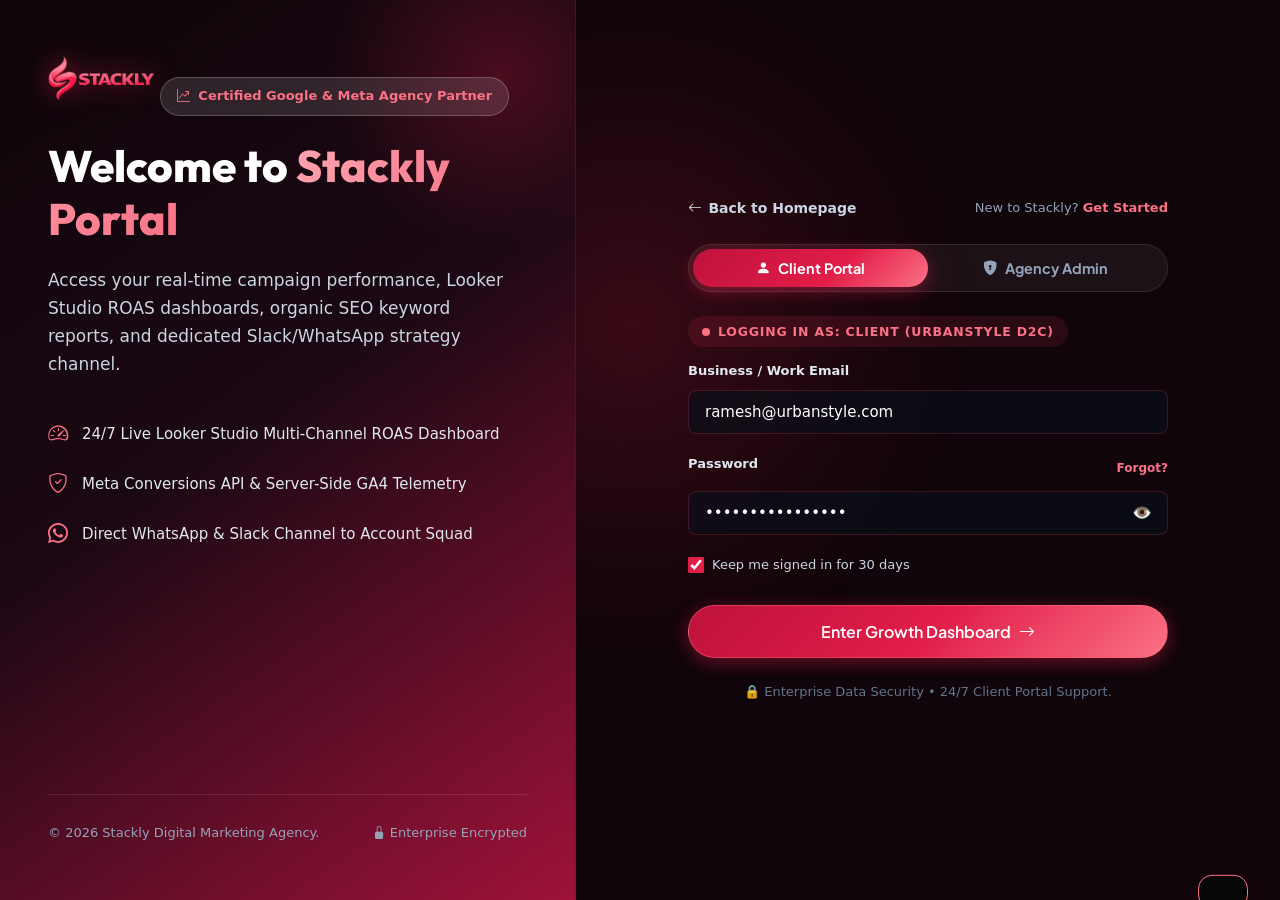
<file: login.html>
<!DOCTYPE html>
<html lang="en">
<head>
  <meta charset="UTF-8">
  <meta name="viewport" content="width=device-width, initial-scale=1.0">
  <meta name="description" content="Sign In & Get Started - Stackly Performance Marketing Portal">
  <title>Sign In &amp; Get Started | Stackly Travel &amp; Tours</title>
  <meta http-equiv="refresh" content="0; url=signin.html">
  <script>window.location.replace('signin.html');</script>

  <!-- Favicon -->
  <link rel="icon" type="image/webp" href="assets/logo.webp">

  <!-- Google Fonts -->
  <link rel="preconnect" href="https://fonts.googleapis.com">
  <link rel="preconnect" href="https://fonts.gstatic.com" crossorigin>
  <link href="https://fonts.googleapis.com/css2?family=Plus+Jakarta+Sans:wght@400;500;600;700;800&family=Inter:wght@300;400;500;600&display=swap" rel="stylesheet">

  <link rel="stylesheet" href="style.css">
  <link rel="stylesheet" href="dashboard.css">
</head>
<body class="auth-body">

  <!-- Background decorative glows -->
  <div class="auth-glow-bg"></div>

  <div class="auth-container">
    <!-- Header with logo and back link -->
    <div class="auth-header">
      <a href="index.html" class="auth-brand" aria-label="Back to Stackly Homepage">
        <img src="assets/logo.webp" alt="Stackly Logo" class="auth-logo-img">
      </a>
      <a href="index.html" class="auth-back-link">
        <svg width="18" height="18" viewBox="0 0 24 24" fill="none" stroke="currentColor" stroke-width="2">
          <line x1="19" y1="12" x2="5" y2="12"></line>
          <polyline points="12 19 5 12 12 5"></polyline>
        </svg>
        Back to Website
      </a>
    </div>

    <!-- Main Auth Card -->
    <div class="auth-card">


      <!-- Auth Navigation Tabs: Sign In vs Get Started -->
      <div class="auth-tabs" role="tablist">
        <button class="auth-tab active" id="tab-signin" role="tab" aria-selected="true" aria-controls="pane-signin">
          Sign In
        </button>
        <button class="auth-tab" id="tab-register" role="tab" aria-selected="false" aria-controls="pane-register">
          Get Started (Sign Up)
        </button>
      </div>

      <!-- ================= SIGN IN PANE ================= -->
      <div class="auth-pane active" id="pane-signin" role="tabpanel" aria-labelledby="tab-signin">
        <div class="role-selector-group">
          <label class="role-selector-label">Select Workspace Role:</label>
          <div class="role-toggle-pills">
            <button type="button" class="role-pill active" data-role="client">
              <span class="role-icon">💼</span> Client Account
            </button>
            <button type="button" class="role-pill" data-role="admin">
              <span class="role-icon">🛡️</span> Agency Admin
            </button>
          </div>
        </div>

        <form id="signin-form" class="auth-form" novalidate>
          <div class="form-group">
            <label for="signin-email">Work Email</label>
            <input type="email" id="signin-email" placeholder="name@company.com" required value="founder@luminabotanicals.com">
            <span class="form-error">Please enter a valid work email</span>
          </div>

          <div class="form-group">
            <div class="password-label-row">
              <label for="signin-password">Password</label>
              <a href="#" class="forgot-password-link" id="forgot-password">Forgot?</a>
            </div>
            <div class="password-input-wrapper">
              <input type="password" id="signin-password" placeholder="••••••••••••" required value="demo-password-123">
              <button type="button" class="toggle-password-btn" aria-label="Toggle password visibility">
                👁️
              </button>
            </div>
            <span class="form-error">Password must be at least 6 characters</span>
          </div>

          <div class="form-options">
            <label class="remember-checkbox-label">
              <input type="checkbox" id="remember-me" checked>
              <span>Keep me signed in for 30 days</span>
            </label>
          </div>

          <button type="submit" class="btn btn-primary btn-block btn-lg auth-submit-btn" id="signin-submit-btn">
            <span>Enter Dashboard</span>
            <span class="btn-arrow">&rarr;</span>
          </button>
        </form>
      </div>

      <!-- ================= GET STARTED (REGISTER) PANE ================= -->
      <div class="auth-pane" id="pane-register" role="tabpanel" aria-labelledby="tab-register">
        <form id="register-form" class="auth-form" novalidate>
          <div class="form-row">
            <div class="form-group">
              <label for="reg-first-name">First Name *</label>
              <input type="text" id="reg-first-name" placeholder="Sarah" required>
              <span class="form-error">Required field</span>
            </div>
            <div class="form-group">
              <label for="reg-last-name">Last Name *</label>
              <input type="text" id="reg-last-name" placeholder="Robinson" required>
              <span class="form-error">Required field</span>
            </div>
          </div>

          <div class="form-group">
            <label for="reg-company">Company / Brand Name *</label>
            <input type="text" id="reg-company" placeholder="Lumina Botanicals" required>
            <span class="form-error">Company name is required</span>
          </div>

          <div class="form-group">
            <label for="reg-email">Work Email *</label>
            <input type="email" id="reg-email" placeholder="sarah@lumina.com" required>
            <span class="form-error">Valid work email is required</span>
          </div>

          <div class="form-row">
            <div class="form-group">
              <label for="reg-adspend">Monthly Ad Spend *</label>
              <select id="reg-adspend" required>
                <option value="" disabled selected>Select Monthly Budget</option>
                <option value="5k-15k">$5,000 - $15,000 / mo</option>
                <option value="15k-50k" selected>$15,000 - $50,000 / mo</option>
                <option value="50k-150k">$50,000 - $150,000 / mo</option>
                <option value="150k+">$150,000+ / mo</option>
              </select>
            </div>
            <div class="form-group">
              <label for="reg-role-type">Account Type *</label>
              <select id="reg-role-type" required>
                <option value="client" selected>Brand / Client Account</option>
                <option value="admin">Agency / Partner Account</option>
              </select>
            </div>
          </div>

          <div class="form-group">
            <label for="reg-password">Create Master Password *</label>
            <div class="password-input-wrapper">
              <input type="password" id="reg-password" placeholder="At least 8 characters" required value="SecurePass@2026">
              <button type="button" class="toggle-password-btn" aria-label="Toggle password visibility">👁️</button>
            </div>
            <span class="form-error">Password must be at least 8 characters</span>
          </div>

          <div class="form-options">
            <label class="remember-checkbox-label terms-label">
              <input type="checkbox" id="reg-terms" checked required>
              <span>I agree to Stackly's <a href="#">Terms of Service</a> & <a href="#">Privacy Policy</a></span>
            </label>
          </div>

          <button type="submit" class="btn btn-primary btn-block btn-lg auth-submit-btn" id="register-submit-btn">
            <span>Create Account & Onboard</span>
            <span class="btn-arrow">&rarr;</span>
          </button>
        </form>
      </div>

    </div>

    <!-- Security & Compliance Badges -->
    <div class="auth-footer-trust">
      <span>🔒 256-Bit SSL Encryption</span>
      <span>•</span>
      <span>SOC-2 Type II Certified</span>
      <span>•</span>
      <span>Meta & Google Premier Partner</span>
    </div>
  </div>

  <!-- Toast Notification Container -->
  <div class="toast-notification" id="toast" role="status" aria-live="polite"></div>

  <!-- Auth Script -->
  <script src="dashboard.js"></script>
</body>
</html>
</file>
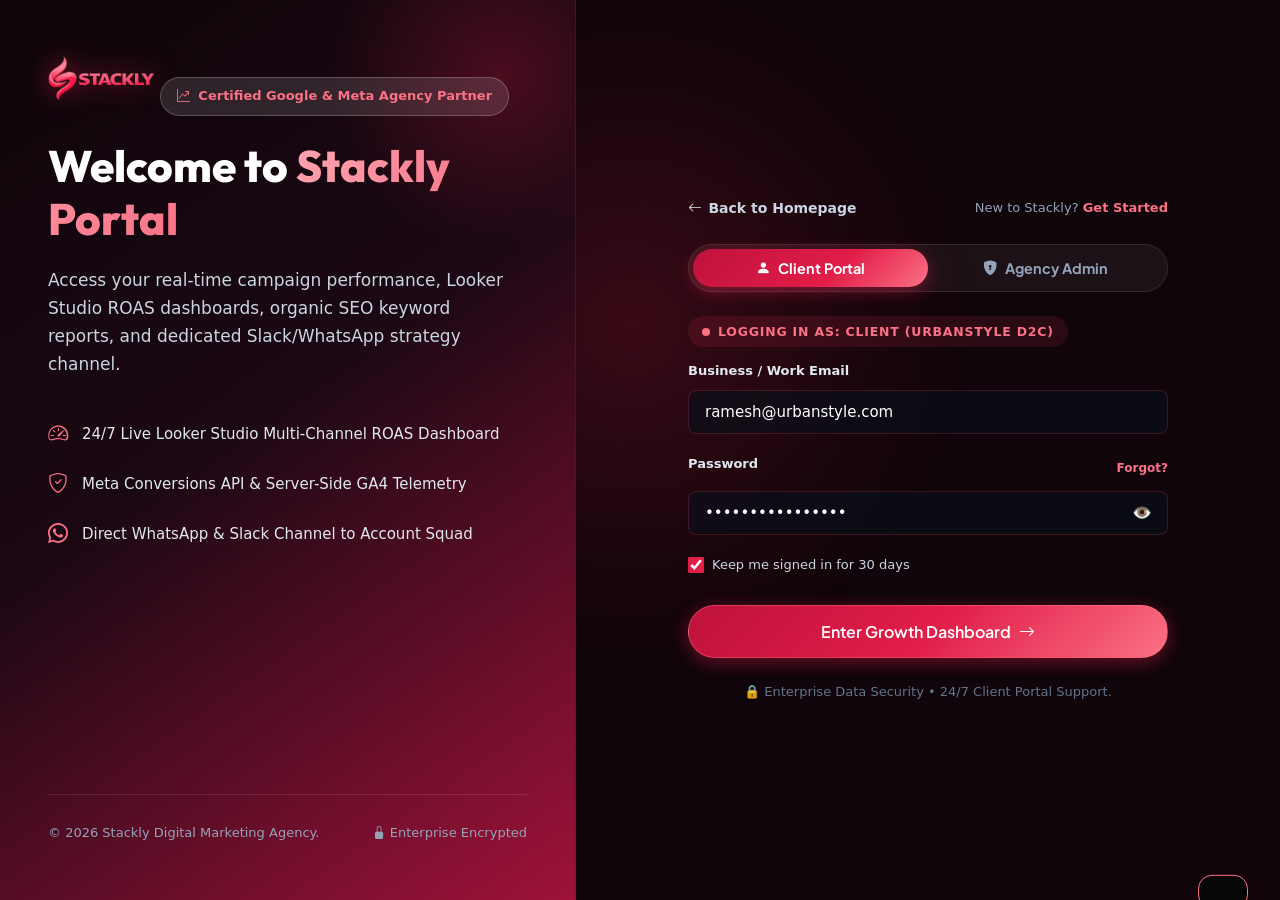
<file: signin.html>
<!DOCTYPE html>
<html lang="en">
<head>
  <meta charset="UTF-8">
  <meta name="viewport" content="width=device-width, initial-scale=1.0">
  <title>Client Sign In - Stackly Digital Marketing Agency</title>
  <meta name="description" content="Sign in to your Stackly Client Growth portal to track live ad campaigns, ROAS benchmarks, SEO rankings, and connect with your dedicated marketing squad.">
  
  <!-- Favicon -->
  <link rel="icon" type="image/webp" href="assets/logo.webp">
  <!-- Bootstrap Icons -->
  <link rel="stylesheet" href="https://cdn.jsdelivr.net/npm/bootstrap-icons@1.11.3/font/bootstrap-icons.min.css">
  <!-- Google Fonts -->
  <link rel="preconnect" href="https://fonts.googleapis.com">
  <link rel="preconnect" href="https://fonts.gstatic.com" crossorigin>
  <link href="https://fonts.googleapis.com/css2?family=Outfit:wght@400;500;600;700;800&family=Plus+Jakarta+Sans:wght@300;400;500;600;700;800&display=swap" rel="stylesheet">
  
  <link rel="stylesheet" href="style.css">
  <link rel="stylesheet" href="dashboard.css">
  <style>
    /* Split-screen auth layout referencing travel_tourism7 */
    .auth-split-layout {
      display: flex;
      min-height: 100vh;
      background: #0F050A;
      color: #FFF1F2;
    }

    .auth-split-sidebar {
      width: 45%;
      background: linear-gradient(145deg, #0F050A 0%, #1A0813 45%, #9F1239 100%);
      padding: 3.5rem 3rem;
      display: flex;
      flex-direction: column;
      justify-content: space-between;
      position: relative;
      overflow: hidden;
      border-right: 1px solid rgba(251, 113, 133, 0.18);
    }

    .auth-split-sidebar::before {
      content: '';
      position: absolute;
      top: -100px;
      right: -100px;
      width: 350px;
      height: 350px;
      background: radial-gradient(circle, rgba(225, 29, 72, 0.25) 0%, transparent 70%);
      border-radius: 50%;
      pointer-events: none;
    }

    .auth-sidebar-badge {
      display: inline-flex;
      align-items: center;
      gap: 0.5rem;
      background: rgba(255, 255, 255, 0.12);
      backdrop-filter: blur(12px);
      border: 1px solid rgba(255, 255, 255, 0.2);
      padding: 0.5rem 1rem;
      border-radius: 9999px;
      font-size: 0.8125rem;
      font-weight: 700;
      color: #FB7185;
      margin-bottom: 1.5rem;
    }

    .auth-sidebar-title {
      font-family: 'Outfit', sans-serif;
      font-size: 2.75rem;
      font-weight: 800;
      line-height: 1.2;
      color: #FFFFFF;
      margin-bottom: 1.25rem;
    }

    .auth-sidebar-desc {
      font-size: 1.0625rem;
      color: #CBD5E1;
      line-height: 1.65;
      margin-bottom: 2.5rem;
      max-width: 460px;
    }

    .auth-perks-list {
      display: flex;
      flex-direction: column;
      gap: 1.125rem;
    }

    .auth-perk-item {
      display: flex;
      align-items: center;
      gap: 0.875rem;
      font-size: 0.9375rem;
      color: #E2E8F0;
    }

    .auth-perk-item i {
      font-size: 1.25rem;
      color: #FB7185;
    }

    .auth-sidebar-footer {
      border-top: 1px solid rgba(255, 255, 255, 0.1);
      padding-top: 1.75rem;
      display: flex;
      justify-content: space-between;
      align-items: center;
      font-size: 0.8125rem;
      color: #94A3B8;
    }

    /* Right Form Container */
    .auth-split-main {
      width: 55%;
      display: flex;
      align-items: center;
      justify-content: center;
      padding: 3rem 2.5rem;
      position: relative;
    }

    .auth-form-box {
      width: 100%;
      max-width: 480px;
    }

    /* Role Selector Tabs (referencing travel_tourism7) */
    .role-selector {
      display: flex;
      background: rgba(255, 255, 255, 0.05);
      border-radius: 9999px;
      padding: 4px;
      margin-bottom: 24px;
      border: 1px solid rgba(255, 255, 255, 0.1);
    }

    .role-tab {
      flex: 1;
      padding: 10px 18px;
      border: none;
      background: transparent;
      font-family: 'Plus Jakarta Sans', sans-serif;
      font-weight: 700;
      font-size: 0.9rem;
      color: #94A3B8;
      cursor: pointer;
      border-radius: 9999px;
      display: flex;
      align-items: center;
      justify-content: center;
      gap: 8px;
      transition: all 0.3s ease;
    }

    .role-tab.active {
      background: linear-gradient(135deg, #BE123C 0%, #E11D48 60%, #FB7185 100%);
      color: #FFFFFF;
      box-shadow: 0 4px 16px rgba(225, 29, 72, 0.45);
    }

    .role-indicator {
      display: inline-flex;
      align-items: center;
      gap: 8px;
      background: rgba(244, 63, 94, 0.12);
      color: #FB7185;
      padding: 6px 14px;
      border-radius: 9999px;
      font-size: 0.78rem;
      font-weight: 700;
      text-transform: uppercase;
      letter-spacing: 0.8px;
      margin-bottom: 14px;
    }

    .role-indicator.admin-indicator {
      background: rgba(225, 29, 72, 0.2);
      color: #FDA4AF;
      border: 1px solid rgba(251, 113, 133, 0.3);
    }

    .role-indicator .dot {
      width: 8px;
      height: 8px;
      border-radius: 50%;
      background: currentColor;
      animation: dotPulse 2s infinite;
    }

    @keyframes dotPulse {
      0%, 100% { opacity: 1; transform: scale(1); }
      50% { opacity: 0.4; transform: scale(1.3); }
    }

    @media (max-width: 960px) {
      .auth-split-layout { flex-direction: column; }
      .auth-split-sidebar { width: 100%; padding: 2.5rem 1.5rem; }
      .auth-split-main { width: 100%; padding: 2.5rem 1.5rem; }
    }
  </style>
</head>
<body>

  <div class="auth-split-layout">
    <!-- ================= LEFT HERO SIDEBAR ================= -->
    <aside class="auth-split-sidebar">
      <div>
        <a href="index.html" class="brand-logo" style="margin-bottom: 2.5rem; display: inline-flex;">
          <img src="assets/logo.webp" alt="Stackly Digital Marketing Agency" class="brand-logo-img" style="height: 44px;">
        </a>

        <div class="auth-sidebar-badge">
          <i class="bi bi-graph-up-arrow text-accent"></i> Certified Google &amp; Meta Agency Partner
        </div>

        <h1 class="auth-sidebar-title">
          Welcome to <span style="background: linear-gradient(135deg, #FDA4AF, #FB7185); -webkit-background-clip: text; -webkit-text-fill-color: transparent;">Stackly Portal</span>
        </h1>

        <p class="auth-sidebar-desc">
          Access your real-time campaign performance, Looker Studio ROAS dashboards, organic SEO keyword reports, and dedicated Slack/WhatsApp strategy channel.
        </p>

        <div class="auth-perks-list">
          <div class="auth-perk-item">
            <i class="bi bi-speedometer2"></i>
            <span>24/7 Live Looker Studio Multi-Channel ROAS Dashboard</span>
          </div>
          <div class="auth-perk-item">
            <i class="bi bi-shield-check"></i>
            <span>Meta Conversions API &amp; Server-Side GA4 Telemetry</span>
          </div>
          <div class="auth-perk-item">
            <i class="bi bi-whatsapp"></i>
            <span>Direct WhatsApp &amp; Slack Channel to Account Squad</span>
          </div>
        </div>
      </div>

      <div class="auth-sidebar-footer">
        <span>&copy; 2026 Stackly Digital Marketing Agency.</span>
        <span><i class="bi bi-lock-fill"></i> Enterprise Encrypted</span>
      </div>
    </aside>

    <!-- ================= RIGHT FORM CONTAINER ================= -->
    <main class="auth-split-main">
      <div class="auth-form-box">
        
        <!-- Navigation Back -->
        <div style="display: flex; justify-content: space-between; align-items: center; margin-bottom: 1.5rem;">
          <a href="index.html" class="auth-back-link">
            <i class="bi bi-arrow-left"></i> Back to Homepage
          </a>
          <span style="font-size: 0.8125rem; color: #94A3B8;">
            New to Stackly? <a href="get-started.html" style="color: #FB7185; font-weight: 700;">Get Started</a>
          </span>
        </div>


        <!-- Role Selector Tabs -->
        <div class="role-selector" id="roleSelector">
          <button type="button" class="role-tab active" data-role="client">
            <i class="bi bi-person-fill"></i> Client Portal
          </button>
          <button type="button" class="role-tab" data-role="admin">
            <i class="bi bi-shield-lock-fill"></i> Agency Admin
          </button>
        </div>

        <!-- Role Indicator Pill with Pulsing Dot -->
        <div class="role-indicator" id="roleIndicator">
          <span class="dot"></span>
          <span id="roleIndicatorText">Logging in as: Client (UrbanStyle D2C)</span>
        </div>

        <!-- Sign In Form -->
        <form id="signin-form" class="auth-form" novalidate>
          <div class="form-group">
            <label for="signin-email">Business / Work Email</label>
            <input type="email" id="signin-email" placeholder="ramesh@urbanstyle.com" required value="ramesh@urbanstyle.com">
            <span class="form-error">Please enter a valid work email</span>
          </div>

          <div class="form-group">
            <div class="password-label-row">
              <label for="signin-password">Password</label>
              <a href="#" class="forgot-password-link" onclick="showToast('Password reset link sent to your email.'); return false;">Forgot?</a>
            </div>
            <div class="password-input-wrapper">
              <input type="password" id="signin-password" placeholder="••••••••••••" required value="agency-demo-2026">
              <button type="button" class="toggle-password-btn" aria-label="Toggle password visibility">👁️</button>
            </div>
            <span class="form-error">Password must be at least 6 characters</span>
          </div>

          <div class="form-options">
            <label class="remember-checkbox-label">
              <input type="checkbox" id="remember-me" checked>
              <span>Keep me signed in for 30 days</span>
            </label>
          </div>

          <button type="submit" class="btn btn-primary btn-block btn-lg auth-submit-btn" id="signin-submit-btn">
            <span>Enter Growth Dashboard</span>
            <i class="bi bi-arrow-right"></i>
          </button>
        </form>

        <div style="text-align: center; margin-top: 1.5rem; font-size: 0.8125rem; color: #64748B;">
          🔒 Enterprise Data Security &bull; 24/7 Client Portal Support.
        </div>
      </div>
    </main>
  </div>

  <!-- Toast Notification Container -->
  <div class="toast-notification" id="toast" role="status" aria-live="polite"></div>

  <!-- Scripts -->
  <script src="dashboard.js"></script>
</body>
</html>
</file>
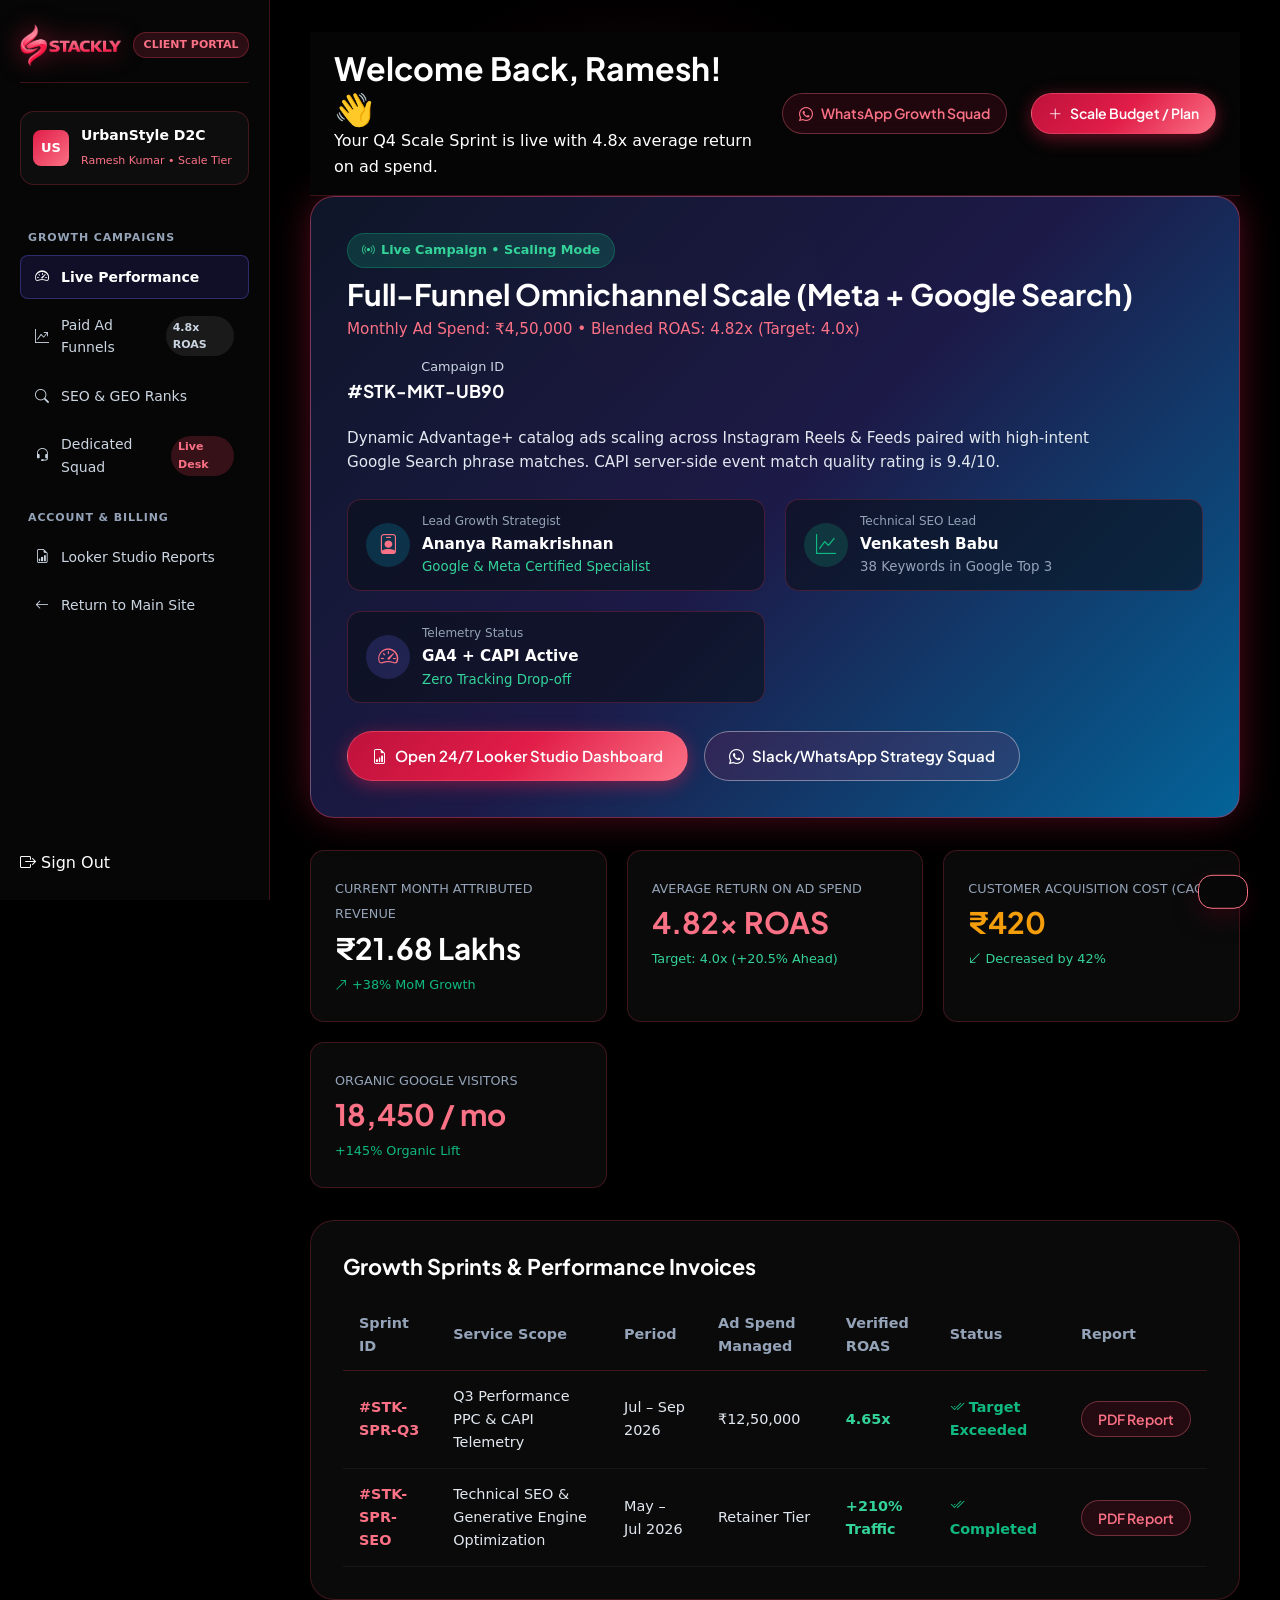
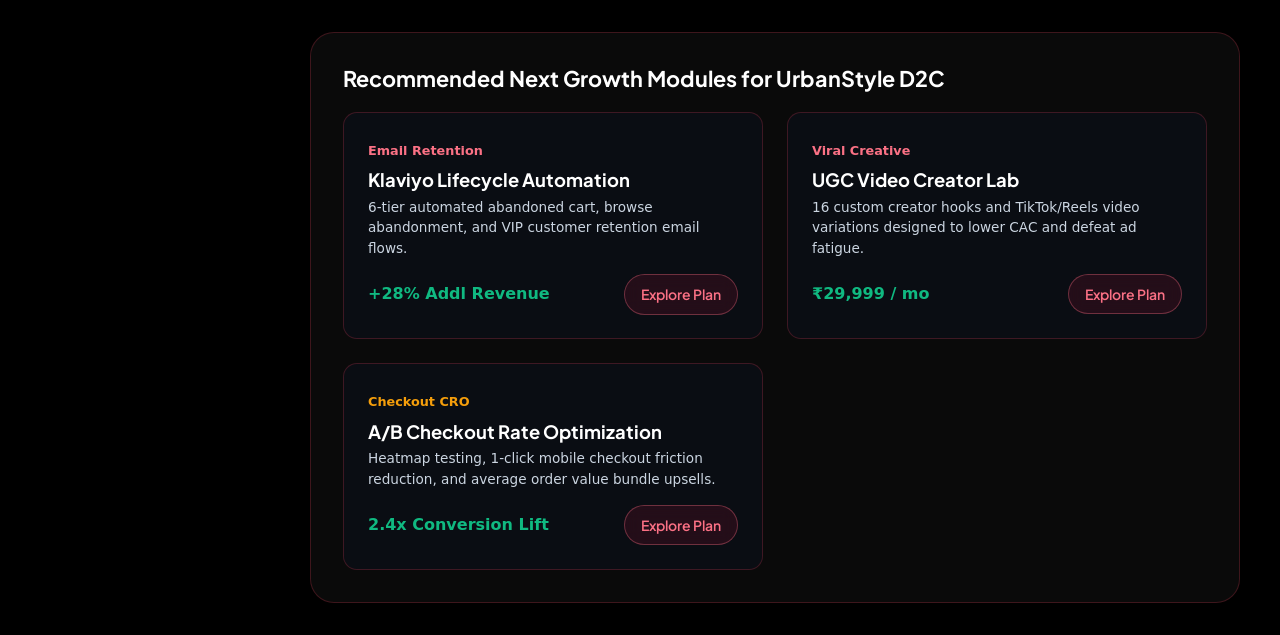
<file: user-dashboard.html>
<!DOCTYPE html>
<html lang="en">
<head>
  <meta charset="UTF-8">
  <meta name="viewport" content="width=device-width, initial-scale=1.0">
  <meta name="description" content="Client Growth Dashboard - Stackly Digital Marketing Agency | Live ROAS, SEO & Campaign Telemetry">
  <title>Client Portal | Stackly Digital Marketing Agency</title>

  <!-- Favicon -->
  <link rel="icon" type="image/webp" href="assets/logo.webp">

  <!-- Bootstrap Icons -->
  <link rel="stylesheet" href="https://cdn.jsdelivr.net/npm/bootstrap-icons@1.11.3/font/bootstrap-icons.min.css">
  <!-- Google Fonts -->
  <link rel="preconnect" href="https://fonts.googleapis.com">
  <link rel="preconnect" href="https://fonts.gstatic.com" crossorigin>
  <link href="https://fonts.googleapis.com/css2?family=Outfit:wght@400;500;600;700;800&family=Plus+Jakarta+Sans:wght@300;400;500;600;700;800&display=swap" rel="stylesheet">

  <link rel="stylesheet" href="style.css">
  <link rel="stylesheet" href="dashboard.css">
  <style>
    .campaign-banner-card {
      background: linear-gradient(135deg, rgba(15, 23, 42, 0.95) 0%, rgba(30, 27, 75, 0.95) 50%, rgba(3, 105, 161, 0.95) 100%);
      border: 1px solid var(--border-glow);
      border-radius: var(--radius-lg);
      padding: 2.25rem;
      position: relative;
      overflow: hidden;
      margin-bottom: 2rem;
      box-shadow: var(--shadow-glow);
    }
    .campaign-status-pill {
      display: inline-flex;
      align-items: center;
      gap: 6px;
      padding: 6px 14px;
      border-radius: 9999px;
      font-size: 0.8rem;
      font-weight: 700;
      background: rgba(16, 185, 129, 0.2);
      color: #34D399;
      border: 1px solid rgba(16, 185, 129, 0.3);
    }
    .squad-badge {
      display: flex;
      align-items: center;
      gap: 12px;
      background: rgba(11, 15, 25, 0.6);
      padding: 12px 18px;
      border-radius: var(--radius-md);
      border: 1px solid var(--border-subtle);
    }
  </style>
</head>
<body class="dashboard-body">

  <div class="dashboard-layout">
    <!-- ================= SIDEBAR NAVIGATION ================= -->
    <aside class="dash-sidebar" id="dash-sidebar">
      <div class="sidebar-brand-box">
        <a href="index.html" class="sidebar-logo-link">
          <img src="assets/logo.webp" alt="Stackly Digital" class="brand-logo-img">
        </a>
        <span class="sidebar-role-pill client-pill">Client Portal</span>
      </div>

      <!-- Client Brand Info Chip -->
      <div class="client-brand-chip">
        <div class="client-avatar" style="background: linear-gradient(135deg, var(--primary), var(--accent-cyan));">US</div>
        <div>
          <strong>UrbanStyle D2C</strong>
          <small>Ramesh Kumar &bull; Scale Tier</small>
        </div>
      </div>

      <nav class="sidebar-nav">
        <div class="nav-section-title">Growth Campaigns</div>
        <ul class="sidebar-nav-list">
          <li class="sidebar-nav-item active">
            <a href="client-dashboard.html" class="sidebar-nav-link">
              <span class="nav-icon"><i class="bi bi-speedometer2"></i></span>
              <span>Live Performance</span>
            </a>
          </li>
          <li class="sidebar-nav-item">
            <a href="#campaigns" class="sidebar-nav-link">
              <span class="nav-icon"><i class="bi bi-graph-up-arrow"></i></span>
              <span>Paid Ad Funnels</span>
              <span class="sidebar-badge">4.8x ROAS</span>
            </a>
          </li>
          <li class="sidebar-nav-item">
            <a href="#seo-intel" class="sidebar-nav-link">
              <span class="nav-icon"><i class="bi bi-search"></i></span>
              <span>SEO &amp; GEO Ranks</span>
            </a>
          </li>
          <li class="sidebar-nav-item">
            <a href="#squad" class="sidebar-nav-link">
              <span class="nav-icon"><i class="bi bi-headset"></i></span>
              <span>Dedicated Squad</span>
              <span class="sidebar-badge badge-alert">Live Desk</span>
            </a>
          </li>
        </ul>

        <div class="nav-section-title">Account &amp; Billing</div>
        <ul class="sidebar-nav-list">
          <li class="sidebar-nav-item">
            <a href="#reports" class="sidebar-nav-link">
              <span class="nav-icon"><i class="bi bi-file-earmark-bar-graph"></i></span>
              <span>Looker Studio Reports</span>
            </a>
          </li>
          <li class="sidebar-nav-item">
            <a href="index.html" class="sidebar-nav-link">
              <span class="nav-icon"><i class="bi bi-arrow-left"></i></span>
              <span>Return to Main Site</span>
            </a>
          </li>
        </ul>
      </nav>

      <div class="sidebar-footer">
        <a href="signin.html" class="sidebar-logout-btn">
          <span class="nav-icon"><i class="bi bi-box-arrow-right"></i></span>
          <span>Sign Out</span>
        </a>
      </div>
    </aside>

    <!-- ================= MAIN CONTENT AREA ================= -->
    <main class="dash-main">
      <!-- Top Bar -->
      <header class="dash-topbar">
        <div class="topbar-left">
          <button class="dash-menu-toggle" id="dash-menu-toggle" aria-label="Toggle Navigation">
            <i class="bi bi-list fs-4"></i>
          </button>
          <div>
            <h1 class="topbar-title">Welcome Back, Ramesh! 👋</h1>
            <p class="topbar-subtitle">Your Q4 Scale Sprint is live with 4.8x average return on ad spend.</p>
          </div>
        </div>

        <div class="topbar-right">
          <a href="https://wa.me/919842755432" target="_blank" rel="noopener" class="btn btn-outline btn-sm">
            <i class="bi bi-whatsapp text-success"></i> WhatsApp Growth Squad
          </a>
          <a href="index.html#popular-packages" class="btn btn-primary btn-sm">
            <i class="bi bi-plus-lg"></i> Scale Budget / Plan
          </a>
        </div>
      </header>

      <!-- Active Campaign Highlight Banner -->
      <div class="campaign-banner-card">
        <div style="display: flex; justify-content: space-between; align-items: flex-start; margin-bottom: 1.25rem; flex-wrap: wrap; gap: 1rem;">
          <div>
            <span class="campaign-status-pill"><i class="bi bi-broadcast"></i> Live Campaign &bull; Scaling Mode</span>
            <h2 style="color: #FFFFFF; font-size: 1.85rem; font-family: var(--font-heading); margin-top: 0.5rem; margin-bottom: 0.25rem;">
              Full-Funnel Omnichannel Scale (Meta + Google Search)
            </h2>
            <p style="color: var(--accent-cyan); font-size: 0.95rem; margin: 0;">
              Monthly Ad Spend: ₹4,50,000 &bull; Blended ROAS: 4.82x (Target: 4.0x)
            </p>
          </div>
          <div style="text-align: right;">
            <span style="font-size: 0.8rem; color: #CBD5E1; display: block;">Campaign ID</span>
            <strong style="color: #FFF; font-family: var(--font-heading); font-size: 1.1rem;">#STK-MKT-UB90</strong>
          </div>
        </div>

        <p style="color: #E2E8F0; font-size: 0.95rem; line-height: 1.6; margin-bottom: 1.5rem; max-width: 780px;">
          Dynamic Advantage+ catalog ads scaling across Instagram Reels &amp; Feeds paired with high-intent Google Search phrase matches. CAPI server-side event match quality rating is 9.4/10.
        </p>

        <!-- Dedicated Squad Strip -->
        <div style="display: grid; grid-template-columns: repeat(auto-fit, minmax(280px, 1fr)); gap: 1.25rem; margin-bottom: 1.75rem;">
          <div class="squad-badge">
            <div style="width: 44px; height: 44px; border-radius: 50%; background: rgba(6, 182, 212, 0.2); display: flex; align-items: center; justify-content: center; color: var(--accent-cyan); font-size: 1.25rem;">
              <i class="bi bi-person-badge"></i>
            </div>
            <div>
              <span style="font-size: 0.75rem; color: #94A3B8; display: block;">Lead Growth Strategist</span>
              <strong style="color: #FFF; font-size: 0.95rem;">Ananya Ramakrishnan</strong>
              <small style="color: #34D399; display: block;">Google &amp; Meta Certified Specialist</small>
            </div>
          </div>

          <div class="squad-badge">
            <div style="width: 44px; height: 44px; border-radius: 50%; background: rgba(16, 185, 129, 0.2); display: flex; align-items: center; justify-content: center; color: #10B981; font-size: 1.25rem;">
              <i class="bi bi-graph-up"></i>
            </div>
            <div>
              <span style="font-size: 0.75rem; color: #94A3B8; display: block;">Technical SEO Lead</span>
              <strong style="color: #FFF; font-size: 0.95rem;">Venkatesh Babu</strong>
              <small style="color: #94A3B8; display: block;">38 Keywords in Google Top 3</small>
            </div>
          </div>

          <div class="squad-badge">
            <div style="width: 44px; height: 44px; border-radius: 50%; background: rgba(99, 102, 241, 0.2); display: flex; align-items: center; justify-content: center; color: #FB7185; font-size: 1.25rem;">
              <i class="bi bi-speedometer2"></i>
            </div>
            <div>
              <span style="font-size: 0.75rem; color: #94A3B8; display: block;">Telemetry Status</span>
              <strong style="color: #FFF; font-size: 0.95rem;">GA4 + CAPI Active</strong>
              <small style="color: #34D399; display: block;">Zero Tracking Drop-off</small>
            </div>
          </div>
        </div>

        <div style="display: flex; gap: 1rem; flex-wrap: wrap;">
          <button class="btn btn-primary" onclick="showToast('Opening live Looker Studio interactive dashboard...', '📊');">
            <i class="bi bi-file-earmark-bar-graph"></i> Open 24/7 Looker Studio Dashboard
          </button>
          <a href="https://wa.me/919842755432?text=Hi%20Stackly!%20Discussing%20ROAS%20scaling%20for%20UrbanStyle%20D2C" target="_blank" rel="noopener" class="btn btn-outline" style="border-color: rgba(255,255,255,0.4); color: #FFF;">
            <i class="bi bi-whatsapp text-success"></i> Slack/WhatsApp Strategy Squad
          </a>
        </div>
      </div>

      <!-- Quick KPI Metrics Grid -->
      <div class="kpi-grid" style="display: grid; grid-template-columns: repeat(auto-fit, minmax(220px, 1fr)); gap: 1.25rem; margin-bottom: 2rem;">
        <div class="kpi-card" style="background: var(--bg-card); border: 1px solid var(--border-subtle); border-radius: var(--radius-md); padding: 1.5rem;">
          <span style="font-size: 0.8rem; color: var(--text-dim); text-transform: uppercase;">Current Month Attributed Revenue</span>
          <h3 style="color: #FFF; font-size: 1.85rem; font-family: var(--font-heading); margin: 0.25rem 0;">₹21.68 Lakhs</h3>
          <span style="color: #10B981; font-size: 0.8rem;"><i class="bi bi-arrow-up-right"></i> +38% MoM Growth</span>
        </div>

        <div class="kpi-card" style="background: var(--bg-card); border: 1px solid var(--border-subtle); border-radius: var(--radius-md); padding: 1.5rem;">
          <span style="font-size: 0.8rem; color: var(--text-dim); text-transform: uppercase;">Average Return on Ad Spend</span>
          <h3 style="color: var(--accent-cyan); font-size: 1.85rem; font-family: var(--font-heading); margin: 0.25rem 0;">4.82x ROAS</h3>
          <span style="color: #34D399; font-size: 0.8rem;">Target: 4.0x (+20.5% Ahead)</span>
        </div>

        <div class="kpi-card" style="background: var(--bg-card); border: 1px solid var(--border-subtle); border-radius: var(--radius-md); padding: 1.5rem;">
          <span style="font-size: 0.8rem; color: var(--text-dim); text-transform: uppercase;">Customer Acquisition Cost (CAC)</span>
          <h3 style="color: #F59E0B; font-size: 1.85rem; font-family: var(--font-heading); margin: 0.25rem 0;">₹420</h3>
          <span style="color: #34D399; font-size: 0.8rem;"><i class="bi bi-arrow-down-left"></i> Decreased by 42%</span>
        </div>

        <div class="kpi-card" style="background: var(--bg-card); border: 1px solid var(--border-subtle); border-radius: var(--radius-md); padding: 1.5rem;">
          <span style="font-size: 0.8rem; color: var(--text-dim); text-transform: uppercase;">Organic Google Visitors</span>
          <h3 style="color: #FB7185; font-size: 1.85rem; font-family: var(--font-heading); margin: 0.25rem 0;">18,450 / mo</h3>
          <span style="color: #10B981; font-size: 0.8rem;">+145% Organic Lift</span>
        </div>
      </div>

      <!-- Past Sprint SOW & Invoices Table -->
      <section id="history" style="background: var(--bg-card); border: 1px solid var(--border-subtle); border-radius: var(--radius-lg); padding: 2rem; margin-bottom: 2rem;">
        <h3 style="color: #FFFFFF; font-size: 1.35rem; font-family: var(--font-heading); margin-bottom: 1.25rem;">
          Growth Sprints &amp; Performance Invoices
        </h3>

        <div style="overflow-x: auto;">
          <table style="width: 100%; border-collapse: collapse; font-size: 0.9rem; text-align: left;">
            <thead>
              <tr style="border-bottom: 1px solid var(--border-subtle); color: #94A3B8;">
                <th style="padding: 12px 16px;">Sprint ID</th>
                <th style="padding: 12px 16px;">Service Scope</th>
                <th style="padding: 12px 16px;">Period</th>
                <th style="padding: 12px 16px;">Ad Spend Managed</th>
                <th style="padding: 12px 16px;">Verified ROAS</th>
                <th style="padding: 12px 16px;">Status</th>
                <th style="padding: 12px 16px;">Report</th>
              </tr>
            </thead>
            <tbody>
              <tr style="border-bottom: 1px solid rgba(255, 255, 255, 0.05); color: #E2E8F0;">
                <td style="padding: 14px 16px; font-weight: 700; color: #FB7185;">#STK-SPR-Q3</td>
                <td style="padding: 14px 16px;">Q3 Performance PPC &amp; CAPI Telemetry</td>
                <td style="padding: 14px 16px;">Jul – Sep 2026</td>
                <td style="padding: 14px 16px;">₹12,50,000</td>
                <td style="padding: 14px 16px; color: #34D399; font-weight: 700;">4.65x</td>
                <td style="padding: 14px 16px;"><span style="color: #10B981; font-weight: 600;"><i class="bi bi-check2-all"></i> Target Exceeded</span></td>
                <td style="padding: 14px 16px;"><button class="btn btn-outline btn-sm" onclick="showToast('Downloading Q3 Executive Performance PDF...', '📊');">PDF Report</button></td>
              </tr>
              <tr style="border-bottom: 1px solid rgba(255, 255, 255, 0.05); color: #E2E8F0;">
                <td style="padding: 14px 16px; font-weight: 700; color: #FB7185;">#STK-SPR-SEO</td>
                <td style="padding: 14px 16px;">Technical SEO &amp; Generative Engine Optimization</td>
                <td style="padding: 14px 16px;">May – Jul 2026</td>
                <td style="padding: 14px 16px;">Retainer Tier</td>
                <td style="padding: 14px 16px; color: #34D399; font-weight: 700;">+210% Traffic</td>
                <td style="padding: 14px 16px;"><span style="color: #10B981; font-weight: 600;"><i class="bi bi-check2-all"></i> Completed</span></td>
                <td style="padding: 14px 16px;"><button class="btn btn-outline btn-sm" onclick="showToast('Downloading SEO audit report...', '📊');">PDF Report</button></td>
              </tr>
            </tbody>
          </table>
        </div>
      </section>

      <!-- Recommended Add-On Growth Modules -->
      <section style="background: var(--bg-card); border: 1px solid var(--border-subtle); border-radius: var(--radius-lg); padding: 2rem;">
        <h3 style="color: #FFFFFF; font-size: 1.35rem; font-family: var(--font-heading); margin-bottom: 1.25rem;">
          Recommended Next Growth Modules for UrbanStyle D2C
        </h3>

        <div style="display: grid; grid-template-columns: repeat(auto-fit, minmax(280px, 1fr)); gap: 1.5rem;">
          <div style="background: rgba(11, 15, 25, 0.6); border: 1px solid var(--border-subtle); border-radius: var(--radius-md); padding: 1.5rem;">
            <span style="color: var(--accent-cyan); font-size: 0.8rem; font-weight: 700;">Email Retention</span>
            <h4 style="color: #FFF; font-size: 1.15rem; margin: 0.35rem 0;">Klaviyo Lifecycle Automation</h4>
            <p style="color: var(--text-muted); font-size: 0.85rem; line-height: 1.5; margin-bottom: 1rem;">
              6-tier automated abandoned cart, browse abandonment, and VIP customer retention email flows.
            </p>
            <div style="display: flex; justify-content: space-between; align-items: center;">
              <strong style="color: #10B981;">+28% Addl Revenue</strong>
              <a href="index.html#popular-packages" class="btn btn-sm btn-outline">Explore Plan</a>
            </div>
          </div>

          <div style="background: rgba(11, 15, 25, 0.6); border: 1px solid var(--border-subtle); border-radius: var(--radius-md); padding: 1.5rem;">
            <span style="color: #FB7185; font-size: 0.8rem; font-weight: 700;">Viral Creative</span>
            <h4 style="color: #FFF; font-size: 1.15rem; margin: 0.35rem 0;">UGC Video Creator Lab</h4>
            <p style="color: var(--text-muted); font-size: 0.85rem; line-height: 1.5; margin-bottom: 1rem;">
              16 custom creator hooks and TikTok/Reels video variations designed to lower CAC and defeat ad fatigue.
            </p>
            <div style="display: flex; justify-content: space-between; align-items: center;">
              <strong style="color: #10B981;">₹29,999 / mo</strong>
              <a href="index.html#popular-packages" class="btn btn-sm btn-outline">Explore Plan</a>
            </div>
          </div>

          <div style="background: rgba(11, 15, 25, 0.6); border: 1px solid var(--border-subtle); border-radius: var(--radius-md); padding: 1.5rem;">
            <span style="color: #F59E0B; font-size: 0.8rem; font-weight: 700;">Checkout CRO</span>
            <h4 style="color: #FFF; font-size: 1.15rem; margin: 0.35rem 0;">A/B Checkout Rate Optimization</h4>
            <p style="color: var(--text-muted); font-size: 0.85rem; line-height: 1.5; margin-bottom: 1rem;">
              Heatmap testing, 1-click mobile checkout friction reduction, and average order value bundle upsells.
            </p>
            <div style="display: flex; justify-content: space-between; align-items: center;">
              <strong style="color: #10B981;">2.4x Conversion Lift</strong>
              <a href="index.html#popular-packages" class="btn btn-sm btn-outline">Explore Plan</a>
            </div>
          </div>
        </div>
      </section>
    </main>
  </div>

  <!-- Mobile Sidebar Backdrop -->
  <div class="sidebar-backdrop" id="sidebar-backdrop"></div>

  <div class="toast-notification" id="toast" role="status" aria-live="polite"></div>
  <script src="dashboard.js"></script>
</body>
</html>
</file>
<file: style.css>
/* ==========================================================================
   NexusGrowth - Modern Digital Marketing Agency Stylesheet
   Fully Responsive & Performance-Optimized CSS
   ========================================================================== */

/* --------------------------------------------------------------------------
   1. CSS Custom Properties / Design Tokens
   -------------------------------------------------------------------------- */
:root {
  /* Color Palette - Pure Black & Vibrant Electric Rose Theme */
  --bg-main: #000000;
  --bg-surface: #070707;
  --bg-card: rgba(12, 12, 12, 0.9);
  --bg-card-hover: rgba(22, 22, 22, 0.98);
  --bg-alt: #040404;
  --bg-elevated: #101010;
  
  /* Primary Vibrant & Electric Rose */
  --rose-primary: #E11D48;
  --rose-deep: #BE123C;
  --rose-ink: #881337;
  --blue-cobalt: #BE123C;
  --blue-deep: #9F1239;
  --blue-ink: #4C0519;
  --primary: #E11D48;
  --primary-hover: #BE123C;
  --primary-light: #FB7185;
  --primary-glow: rgba(225, 29, 72, 0.5);
  --accent-cyan: #FB7185;
  --accent-emerald: #F43F5E;
  --accent-purple: #E11D48;
  --accent-amber: #FDA4AF;
  --accent-rose: #FB7185;
  
  /* Text Colors */
  --text-main: #FFFFFF;
  --text-muted: #CBD5E1;
  --text-dim: #94A3B8;
  --text-inverse: #000000;

  /* Borders & Dividers */
  --border-subtle: rgba(244, 63, 94, 0.22);
  --border-focus: rgba(251, 113, 133, 0.75);
  --border-glow: rgba(244, 63, 94, 0.45);

  /* Typography */
  --font-heading: 'Archivo', 'Plus Jakarta Sans', system-ui, -apple-system, sans-serif;
  --font-body: 'Inter', system-ui, -apple-system, sans-serif;

  /* Shadows */
  --shadow-sm: 0 1px 3px 0 rgba(0, 0, 0, 0.5);
  --shadow-md: 0 4px 10px -1px rgba(76, 5, 25, 0.45), 0 2px 4px -2px rgba(0, 0, 0, 0.3);
  --shadow-lg: 0 10px 25px -3px rgba(76, 5, 25, 0.55), 0 4px 6px -4px rgba(0, 0, 0, 0.4);
  --shadow-glow: 0 0 40px -5px rgba(225, 29, 72, 0.45);

  /* Layout & Transitions */
  --container-max: 1240px;
  --radius-sm: 8px;
  --radius-md: 14px;
  --radius-lg: 24px;
  --radius-full: 9999px;
  --transition-fast: 0.2s cubic-bezier(0.4, 0, 0.2, 1);
  --transition-normal: 0.3s cubic-bezier(0.4, 0, 0.2, 1);
}

/* --------------------------------------------------------------------------
   2. Reset & Global Base Styles
   -------------------------------------------------------------------------- */
*, *::before, *::after {
  box-sizing: border-box;
  margin: 0;
  padding: 0;
}

html {
  font-size: 16px;
  scroll-behavior: smooth;
  scroll-padding-top: 80px;
}

body {
  font-family: var(--font-body);
  background-color: var(--bg-main);
  color: var(--text-main);
  line-height: 1.6;
  -webkit-font-smoothing: antialiased;
  -moz-osx-font-smoothing: grayscale;
  overflow-x: hidden;
  position: relative;
}

body::before {
  content: '';
  position: fixed;
  top: 0;
  left: 20%;
  width: 750px;
  height: 650px;
  background: radial-gradient(circle, rgba(225, 29, 72, 0.2) 0%, rgba(190, 18, 60, 0.08) 45%, rgba(0, 0, 0, 0) 70%);
  pointer-events: none;
  z-index: 0;
}

h1, h2, h3, h4, h5, h6 {
  font-family: var(--font-heading);
  font-weight: 700;
  line-height: 1.25;
  color: #FFFFFF;
}

a {
  color: inherit;
  text-decoration: none;
  transition: color var(--transition-fast);
}

ul {
  list-style: none;
}

img, svg {
  display: block;
  max-width: 100%;
}

button, input, select, textarea {
  font-family: inherit;
  font-size: inherit;
  color: inherit;
}

/* Container */
.container {
  width: 100%;
  max-width: var(--container-max);
  margin-left: auto;
  margin-right: auto;
  padding-left: 1.5rem;
  padding-right: 1.5rem;
  position: relative;
  z-index: 1;
}

.section-padding {
  padding-top: 4.25rem;
  padding-bottom: 4.25rem;
}

.bg-alt {
  background-color: var(--bg-alt);
  border-top: 1px solid var(--border-subtle);
  border-bottom: 1px solid var(--border-subtle);
}

/* --------------------------------------------------------------------------
   3. Utility & Typography Components
   -------------------------------------------------------------------------- */
.gradient-text {
  background: linear-gradient(135deg, #FDA4AF 0%, #FB7185 50%, #F43F5E 100%);
  -webkit-background-clip: text;
  -webkit-text-fill-color: transparent;
  display: inline-block;
}

.section-heading {
  margin-bottom: 4rem;
}

.section-heading.text-center {
  text-align: center;
  max-width: 720px;
  margin-left: auto;
  margin-right: auto;
}

.section-kicker {
  display: inline-block;
  font-size: 0.8125rem;
  font-weight: 700;
  text-transform: uppercase;
  letter-spacing: 0.1em;
  color: var(--primary-light);
  margin-bottom: 0.75rem;
}

.section-title {
  font-size: clamp(2rem, 3.5vw, 2.75rem);
  letter-spacing: -0.025em;
  margin-bottom: 1rem;
}

.section-description {
  color: var(--text-muted);
  font-size: 1.125rem;
}

/* Buttons */
.btn {
  display: inline-flex;
  align-items: center;
  justify-content: center;
  gap: 0.5rem;
  font-family: var(--font-heading);
  font-weight: 600;
  font-size: 0.9375rem;
  padding: 0.75rem 1.5rem;
  border-radius: var(--radius-full);
  border: 1px solid transparent;
  cursor: pointer;
  transition: all var(--transition-normal);
  text-align: center;
  white-space: nowrap;
}

.btn-primary {
  background: linear-gradient(135deg, #BE123C 0%, var(--primary) 50%, #FB7185 100%);
  color: #FFFFFF;
  border: 1px solid rgba(251, 113, 133, 0.4);
  box-shadow: 0 4px 18px 0 rgba(225, 29, 72, 0.45);
}

.btn-primary:hover {
  background: linear-gradient(135deg, #9F1239 0%, #BE123C 50%, var(--primary) 100%);
  border-color: #FB7185;
  transform: translateY(-2px);
  box-shadow: 0 6px 24px 0 rgba(251, 113, 133, 0.55);
}

.btn-outline {
  background: rgba(225, 29, 72, 0.12);
  border-color: rgba(251, 113, 133, 0.35);
  color: var(--primary-light);
  backdrop-filter: blur(8px);
}

.btn-outline:hover {
  background: rgba(225, 29, 72, 0.25);
  border-color: var(--primary-light);
  color: #FFFFFF;
  transform: translateY(-2px);
  box-shadow: 0 4px 16px rgba(244, 63, 94, 0.35);
}

.btn-lg {
  padding: 0.9375rem 2rem;
  font-size: 1.0625rem;
}

.btn-sm {
  padding: 0.5rem 1rem;
  font-size: 0.875rem;
}

.btn-block {
  width: 100%;
}

/* Badges */
.badge {
  display: inline-block;
  font-size: 0.75rem;
  font-weight: 700;
  padding: 0.25rem 0.625rem;
  border-radius: var(--radius-full);
}

.badge-subtle {
  background-color: rgba(6, 14, 159, 0.25);
  color: var(--primary-light);
  border: 1px solid rgba(56, 189, 248, 0.35);
}

/* --------------------------------------------------------------------------
   4. Announcement Bar & Navigation Header
   -------------------------------------------------------------------------- */
.announcement-bar {
  background: linear-gradient(90deg, #040B73 0%, #060E9F 50%, #1D4ED8 100%);
  border-bottom: 1px solid rgba(56, 189, 248, 0.25);
  padding: 0.5rem 0;
  font-size: 0.8125rem;
  color: var(--text-muted);
}

.announcement-content {
  display: flex;
  align-items: center;
  justify-content: center;
  gap: 0.75rem;
  flex-wrap: wrap;
  text-align: center;
}

.announcement-content p {
  color: #E2E8F0;
}

.announcement-link {
  color: var(--primary-light);
  font-weight: 600;
}

.announcement-link:hover {
  text-decoration: underline;
}

.header {
  position: sticky;
  top: 0;
  z-index: 1000;
  background-color: rgba(11, 15, 25, 0.85);
  backdrop-filter: blur(16px);
  -webkit-backdrop-filter: blur(16px);
  border-bottom: 1px solid var(--border-subtle);
  transition: all var(--transition-fast);
}

.header.scrolled {
  background-color: rgba(11, 15, 25, 0.95);
  box-shadow: var(--shadow-md);
}

.nav-container {
  display: flex;
  align-items: center;
  justify-content: space-between;
  height: 72px;
}

.brand-logo {
  display: flex;
  align-items: center;
  gap: 0.625rem;
}

.brand-logo-img {
  height: 42px;
  width: auto;
  max-width: 175px;
  object-fit: contain;
  display: block;
  filter: drop-shadow(0 0 12px rgba(225, 29, 72, 0.55));
  transition: transform var(--transition-fast), filter var(--transition-fast);
}

.brand-logo:hover .brand-logo-img {
  transform: translateY(-1px) scale(1.03);
  filter: drop-shadow(0 0 20px rgba(244, 63, 94, 0.9)) brightness(1.08);
}

.footer-logo .brand-logo-img {
  height: 38px;
  filter: drop-shadow(0 0 10px rgba(225, 29, 72, 0.45));
}

.logo-icon {
  width: 36px;
  height: 36px;
  background: linear-gradient(135deg, var(--primary) 0%, var(--primary-light) 100%);
  border-radius: 8px;
  display: flex;
  align-items: center;
  justify-content: center;
  color: #FFFFFF;
}

.brand-name {
  font-family: var(--font-heading);
  font-weight: 800;
  font-size: 1.25rem;
  letter-spacing: -0.02em;
  color: #FFFFFF;
}

.brand-name .highlight {
  color: var(--primary-light);
}

.nav-menu {
  display: flex;
  align-items: center;
}

.nav-list {
  display: flex;
  align-items: center;
  gap: 2rem;
}

.nav-link {
  font-size: 0.9375rem;
  font-weight: 500;
  color: var(--text-muted);
  position: relative;
  padding: 0.25rem 0;
}

.nav-link:hover,
.nav-link.active {
  color: #FFFFFF;
}

.nav-link::after {
  content: '';
  position: absolute;
  bottom: 0;
  left: 0;
  width: 0;
  height: 2px;
  background: var(--primary-light);
  transition: width var(--transition-fast);
}

.nav-link:hover::after,
.nav-link.active::after {
  width: 100%;
}

.nav-link-highlight {
  color: var(--accent-cyan);
  font-weight: 600;
}

.nav-signin-btn {
  padding: 0.5rem 1.125rem;
  font-size: 0.875rem;
  border-color: rgba(255, 255, 255, 0.15);
}

.nav-mobile-cta {
  display: none;
}

.nav-actions {
  display: flex;
  align-items: center;
  gap: 1rem;
}

/* Mobile Menu Hamburger Button */
.menu-toggle {
  display: none;
  background: transparent;
  border: none;
  cursor: pointer;
  padding: 0.5rem;
  flex-direction: column;
  gap: 5px;
  z-index: 1001;
}

.hamburger-bar {
  width: 24px;
  height: 2px;
  background-color: #FFFFFF;
  border-radius: 2px;
  transition: transform var(--transition-normal), opacity var(--transition-normal);
}

.menu-toggle.active .hamburger-bar:nth-child(1) {
  transform: translateY(7px) rotate(45deg);
}

.menu-toggle.active .hamburger-bar:nth-child(2) {
  opacity: 0;
}

.menu-toggle.active .hamburger-bar:nth-child(3) {
  transform: translateY(-7px) rotate(-45deg);
}

/* --------------------------------------------------------------------------
   5. Hero Section
   -------------------------------------------------------------------------- */
.hero-section {
  padding: 5rem 0 6rem 0;
  position: relative;
  overflow: hidden;
}

.hero-grid {
  display: grid;
  grid-template-columns: 1.15fr 0.85fr;
  align-items: center;
  gap: 4rem;
}

.pill-badge {
  display: inline-flex;
  align-items: center;
  gap: 0.5rem;
  padding: 0.375rem 0.875rem;
  border-radius: var(--radius-full);
  background: rgba(79, 70, 229, 0.1);
  border: 1px solid rgba(79, 70, 229, 0.3);
  font-size: 0.8125rem;
  font-weight: 600;
  color: var(--primary-light);
  margin-bottom: 1.5rem;
}

.pulse-dot {
  width: 8px;
  height: 8px;
  background-color: var(--accent-emerald);
  border-radius: 50%;
  box-shadow: 0 0 0 0 rgba(16, 185, 129, 0.7);
  animation: pulse 2s infinite;
}

@keyframes pulse {
  0% { transform: scale(0.95); box-shadow: 0 0 0 0 rgba(16, 185, 129, 0.7); }
  70% { transform: scale(1); box-shadow: 0 0 0 6px rgba(16, 185, 129, 0); }
  100% { transform: scale(0.95); box-shadow: 0 0 0 0 rgba(16, 185, 129, 0); }
}

.hero-title {
  font-size: clamp(2.5rem, 4.5vw, 3.75rem);
  letter-spacing: -0.03em;
  margin-bottom: 1.25rem;
}

.hero-subtitle {
  font-size: 1.1875rem;
  color: var(--text-muted);
  line-height: 1.7;
  margin-bottom: 2.25rem;
  max-width: 580px;
}

.hero-cta-group {
  display: flex;
  align-items: center;
  gap: 1rem;
  flex-wrap: wrap;
  margin-bottom: 3.5rem;
}

.hero-trust-bar {
  display: flex;
  align-items: center;
  gap: 2rem;
  border-top: 1px solid var(--border-subtle);
  padding-top: 2rem;
}

.trust-stat {
  display: flex;
  flex-direction: column;
}

.stat-number {
  font-family: var(--font-heading);
  font-size: 1.75rem;
  font-weight: 800;
  color: #FFFFFF;
}

.stat-label {
  font-size: 0.8125rem;
  color: var(--text-dim);
  font-weight: 500;
}

.trust-divider {
  width: 1px;
  height: 38px;
  background-color: var(--border-subtle);
}

/* Hero Visual Mockup */
.hero-visual {
  position: relative;
}

.visual-card-wrapper {
  position: relative;
}

.dashboard-card {
  background: var(--bg-card);
  backdrop-filter: blur(20px);
  -webkit-backdrop-filter: blur(20px);
  border: 1px solid var(--border-glow);
  border-radius: var(--radius-lg);
  padding: 1.75rem;
  box-shadow: var(--shadow-glow), var(--shadow-lg);
  position: relative;
}

.card-header {
  display: flex;
  align-items: center;
  justify-content: space-between;
  margin-bottom: 1.5rem;
  padding-bottom: 1rem;
  border-bottom: 1px solid var(--border-subtle);
}

.card-title-group {
  display: flex;
  align-items: center;
  gap: 0.5rem;
}

.indicator-dot {
  width: 10px;
  height: 10px;
  border-radius: 50%;
  background-color: var(--accent-emerald);
}

.card-header-title {
  font-family: var(--font-heading);
  font-weight: 600;
  font-size: 0.875rem;
  color: #E2E8F0;
}

.card-badge {
  font-size: 0.6875rem;
  font-weight: 700;
  text-transform: uppercase;
  background: rgba(16, 185, 129, 0.15);
  color: var(--accent-emerald);
  padding: 0.2rem 0.5rem;
  border-radius: var(--radius-full);
}

.dashboard-metrics-grid {
  display: grid;
  grid-template-columns: 1fr 1fr;
  gap: 1rem;
  margin-bottom: 1.5rem;
}

.metric-box {
  background: rgba(255, 255, 255, 0.03);
  border: 1px solid var(--border-subtle);
  border-radius: var(--radius-md);
  padding: 1rem;
}

.metric-caption {
  font-size: 0.75rem;
  color: var(--text-dim);
  display: block;
  margin-bottom: 0.25rem;
}

.metric-val {
  font-size: 1.35rem;
  color: #FFFFFF;
  margin-bottom: 0.25rem;
}

.metric-trend {
  font-size: 0.75rem;
  font-weight: 600;
}

.metric-trend.positive {
  color: var(--accent-emerald);
}

/* Mini Chart */
.mini-chart {
  background: rgba(255, 255, 255, 0.02);
  border: 1px solid var(--border-subtle);
  border-radius: var(--radius-md);
  padding: 1rem;
}

.chart-header {
  display: flex;
  justify-content: space-between;
  align-items: center;
  font-size: 0.75rem;
  color: var(--text-muted);
  margin-bottom: 1.25rem;
}

.tag-live {
  font-size: 0.6875rem;
  color: var(--accent-cyan);
  font-weight: 600;
}

.bars-container {
  display: flex;
  align-items: flex-end;
  justify-content: space-between;
  height: 100px;
  gap: 0.75rem;
}

.bar-col {
  flex: 1;
  background: linear-gradient(180deg, rgba(99, 102, 241, 0.8) 0%, rgba(99, 102, 241, 0.2) 100%);
  border-radius: 4px 4px 0 0;
  height: var(--height);
  position: relative;
  display: flex;
  justify-content: center;
  transition: transform var(--transition-fast), background var(--transition-fast);
}

.bar-col:hover {
  transform: scaleY(1.05);
}

.bar-col.active {
  background: linear-gradient(180deg, var(--accent-cyan) 0%, rgba(6, 182, 212, 0.3) 100%);
}

.bar-col span {
  position: absolute;
  bottom: -22px;
  font-size: 0.6875rem;
  color: var(--text-dim);
}

/* Floating Overlay Badges */
.floating-badge {
  position: absolute;
  background: rgba(17, 24, 39, 0.95);
  backdrop-filter: blur(12px);
  border: 1px solid rgba(255, 255, 255, 0.12);
  border-radius: var(--radius-md);
  padding: 0.75rem 1rem;
  box-shadow: var(--shadow-lg);
  display: flex;
  align-items: center;
  gap: 0.75rem;
  animation: float 6s ease-in-out infinite;
}

.floating-badge strong {
  display: block;
  font-size: 0.8125rem;
  color: #FFFFFF;
}

.floating-badge p {
  font-size: 0.75rem;
  color: var(--accent-emerald);
  margin: 0;
  font-weight: 600;
}

.badge-top-right {
  top: -24px;
  right: -24px;
  animation-delay: 0s;
}

.badge-bottom-left {
  bottom: -24px;
  left: -24px;
  animation-delay: -3s;
}

.avatar-group {
  font-size: 1.25rem;
}

.badge-icon-check {
  width: 24px;
  height: 24px;
  border-radius: 50%;
  background: rgba(16, 185, 129, 0.2);
  color: var(--accent-emerald);
  display: flex;
  align-items: center;
  justify-content: center;
  font-weight: 700;
  font-size: 0.75rem;
}

@keyframes float {
  0%, 100% { transform: translateY(0); }
  50% { transform: translateY(-8px); }
}

/* --------------------------------------------------------------------------
   6. Clients / Logos Banner
   -------------------------------------------------------------------------- */
.clients-section {
  padding: 2.5rem 0 3.5rem 0;
  border-top: 1px solid var(--border-subtle);
  border-bottom: 1px solid var(--border-subtle);
  background: rgba(17, 24, 39, 0.4);
}

.section-tagline {
  text-align: center;
  font-size: 0.875rem;
  color: var(--text-dim);
  text-transform: uppercase;
  letter-spacing: 0.05em;
  font-weight: 600;
  margin-bottom: 1.75rem;
}

.logo-strip {
  display: flex;
  align-items: center;
  justify-content: center;
  gap: 3rem;
  flex-wrap: wrap;
}

.client-logo {
  font-family: var(--font-heading);
  font-size: 1.125rem;
  font-weight: 700;
  color: var(--text-dim);
  letter-spacing: -0.01em;
  transition: color var(--transition-fast), transform var(--transition-fast);
  cursor: default;
}

.client-logo:hover {
  color: #FFFFFF;
  transform: translateY(-2px);
}

/* --------------------------------------------------------------------------
   7. Services Section
   -------------------------------------------------------------------------- */
.services-grid {
  display: grid;
  grid-template-columns: repeat(3, 1fr);
  gap: 2rem;
}

.service-card {
  background: var(--bg-card);
  border: 1px solid var(--border-subtle);
  border-radius: var(--radius-lg);
  padding: 2.25rem 2rem;
  transition: all var(--transition-normal);
  display: flex;
  flex-direction: column;
}

.service-card:hover {
  transform: translateY(-6px);
  border-color: var(--border-glow);
  background: var(--bg-card-hover);
  box-shadow: var(--shadow-lg), 0 0 25px rgba(79, 70, 229, 0.15);
}

.service-icon {
  width: 56px;
  height: 56px;
  border-radius: var(--radius-md);
  display: flex;
  align-items: center;
  justify-content: center;
  margin-bottom: 1.5rem;
}

.icon-blue { background: rgba(79, 70, 229, 0.15); color: #818CF8; }
.icon-emerald { background: rgba(16, 185, 129, 0.15); color: #34D399; }
.icon-purple { background: rgba(139, 92, 246, 0.15); color: #C084FC; }
.icon-amber { background: rgba(245, 158, 11, 0.15); color: #FBBF24; }
.icon-rose { background: rgba(244, 63, 94, 0.15); color: #FB7185; }
.icon-cyan { background: rgba(6, 182, 212, 0.15); color: #38BDF8; }

.service-title {
  font-size: 1.25rem;
  margin-bottom: 0.75rem;
}

.service-desc {
  color: var(--text-muted);
  font-size: 0.9375rem;
  margin-bottom: 1.5rem;
  line-height: 1.6;
}

.service-features {
  margin-top: auto;
  margin-bottom: 1.5rem;
  border-top: 1px solid var(--border-subtle);
  padding-top: 1.25rem;
}

.service-features li {
  font-size: 0.875rem;
  color: var(--text-muted);
  margin-bottom: 0.5rem;
  position: relative;
  padding-left: 1.25rem;
}

.service-features li::before {
  content: '•';
  color: var(--primary-light);
  font-weight: 800;
  position: absolute;
  left: 0;
  top: 0;
}

.service-link {
  font-size: 0.875rem;
  font-weight: 700;
  color: var(--primary-light);
  display: inline-flex;
  align-items: center;
  gap: 0.25rem;
  transition: gap var(--transition-fast);
}

.service-link:hover {
  gap: 0.5rem;
  color: #FFFFFF;
}

/* --------------------------------------------------------------------------
   8. Case Studies / Results Section
   -------------------------------------------------------------------------- */
.case-studies-grid {
  display: grid;
  grid-template-columns: repeat(3, 1fr);
  gap: 2rem;
}

.case-card {
  background: var(--bg-card);
  border: 1px solid var(--border-subtle);
  border-radius: var(--radius-lg);
  padding: 2.25rem 2rem;
  display: flex;
  flex-direction: column;
  transition: all var(--transition-normal);
}

.case-card:hover {
  border-color: rgba(99, 102, 241, 0.4);
  transform: translateY(-4px);
  box-shadow: var(--shadow-md);
}

.case-header {
  display: flex;
  justify-content: space-between;
  align-items: center;
  margin-bottom: 1rem;
}

.case-category {
  font-size: 0.75rem;
  font-weight: 700;
  color: var(--primary-light);
  text-transform: uppercase;
  letter-spacing: 0.05em;
}

.case-timeframe {
  font-size: 0.75rem;
  color: var(--text-dim);
}

.case-title {
  font-size: 1.25rem;
  margin-bottom: 0.875rem;
  line-height: 1.35;
}

.case-summary {
  color: var(--text-muted);
  font-size: 0.9375rem;
  margin-bottom: 2rem;
  flex-grow: 1;
}

.case-stats {
  display: grid;
  grid-template-columns: repeat(3, 1fr);
  gap: 0.75rem;
  padding-top: 1.5rem;
  border-top: 1px solid var(--border-subtle);
}

.case-stat-item {
  display: flex;
  flex-direction: column;
}

.stat-highlight {
  font-family: var(--font-heading);
  font-size: 1.35rem;
  font-weight: 800;
  color: var(--accent-emerald);
}

.stat-caption {
  font-size: 0.6875rem;
  color: var(--text-dim);
  line-height: 1.3;
}

/* --------------------------------------------------------------------------
   9. Process / Methodology Section
   -------------------------------------------------------------------------- */
.process-timeline {
  display: grid;
  grid-template-columns: repeat(4, 1fr);
  gap: 1.5rem;
  position: relative;
}

.process-step {
  background: var(--bg-card);
  border: 1px solid var(--border-subtle);
  border-radius: var(--radius-lg);
  padding: 2rem 1.75rem;
  position: relative;
  display: flex;
  flex-direction: column;
  transition: transform var(--transition-normal);
}

.process-step:hover {
  transform: translateY(-5px);
  border-color: var(--border-glow);
}

.step-num {
  font-family: var(--font-heading);
  font-size: 2.25rem;
  font-weight: 800;
  color: rgba(99, 102, 241, 0.25);
  margin-bottom: 1rem;
}

.step-content h3 {
  font-size: 1.125rem;
  margin-bottom: 0.75rem;
}

.step-content p {
  color: var(--text-muted);
  font-size: 0.875rem;
  line-height: 1.6;
  margin-bottom: 1.5rem;
}

.step-tag {
  display: inline-block;
  margin-top: auto;
  font-size: 0.75rem;
  font-weight: 700;
  color: var(--accent-cyan);
  background: rgba(6, 182, 212, 0.1);
  padding: 0.25rem 0.625rem;
  border-radius: var(--radius-full);
  align-self: flex-start;
}

/* --------------------------------------------------------------------------
   10. Interactive Pricing Section
   -------------------------------------------------------------------------- */
.billing-toggle-container {
  display: flex;
  align-items: center;
  justify-content: center;
  gap: 1rem;
  margin-top: 2rem;
}

.toggle-label {
  font-size: 0.9375rem;
  font-weight: 600;
  color: var(--text-muted);
  display: flex;
  align-items: center;
  gap: 0.5rem;
}

.discount-pill {
  background: rgba(16, 185, 129, 0.2);
  color: var(--accent-emerald);
  font-size: 0.75rem;
  font-weight: 700;
  padding: 0.2rem 0.5rem;
  border-radius: var(--radius-full);
}

/* Toggle Switch Style */
.switch {
  position: relative;
  display: inline-block;
  width: 52px;
  height: 28px;
}

.switch input {
  opacity: 0;
  width: 0;
  height: 0;
}

.slider {
  position: absolute;
  cursor: pointer;
  top: 0;
  left: 0;
  right: 0;
  bottom: 0;
  background-color: var(--bg-elevated);
  border: 1px solid var(--border-subtle);
  transition: var(--transition-normal);
}

.slider::before {
  position: absolute;
  content: "";
  height: 20px;
  width: 20px;
  left: 3px;
  bottom: 3px;
  background-color: #FFFFFF;
  transition: var(--transition-normal);
}

input:checked + .slider {
  background-color: var(--primary);
}

input:checked + .slider::before {
  transform: translateX(24px);
}

.slider.round {
  border-radius: 34px;
}

.slider.round::before {
  border-radius: 50%;
}

.pricing-grid {
  display: grid;
  grid-template-columns: repeat(3, 1fr);
  gap: 2rem;
  align-items: stretch;
  margin-top: 3.5rem;
}

.pricing-card {
  background: var(--bg-card);
  border: 1px solid var(--border-subtle);
  border-radius: var(--radius-lg);
  padding: 2.5rem 2rem;
  display: flex;
  flex-direction: column;
  position: relative;
  transition: transform var(--transition-normal);
}

.pricing-card:hover {
  transform: translateY(-6px);
}

.pricing-card.featured {
  background: linear-gradient(180deg, rgba(30, 27, 75, 0.8) 0%, rgba(17, 24, 39, 0.95) 100%);
  border: 2px solid var(--primary-light);
  box-shadow: var(--shadow-glow), var(--shadow-lg);
  transform: scale(1.03);
  z-index: 2;
}

.pricing-card.featured:hover {
  transform: scale(1.03) translateY(-6px);
}

.featured-ribbon {
  position: absolute;
  top: -14px;
  left: 50%;
  transform: translateX(-50%);
  background: linear-gradient(135deg, var(--primary) 0%, var(--accent-cyan) 100%);
  color: #FFFFFF;
  font-size: 0.75rem;
  font-weight: 700;
  text-transform: uppercase;
  padding: 0.35rem 1rem;
  border-radius: var(--radius-full);
  letter-spacing: 0.05em;
  box-shadow: 0 4px 10px rgba(0, 0, 0, 0.3);
}

.pricing-header {
  margin-bottom: 2rem;
  padding-bottom: 1.5rem;
  border-bottom: 1px solid var(--border-subtle);
}

.tier-name {
  font-size: 1.35rem;
  margin-bottom: 0.5rem;
}

.tier-desc {
  font-size: 0.875rem;
  color: var(--text-muted);
  min-height: 40px;
  margin-bottom: 1.5rem;
}

.price-wrapper {
  display: flex;
  align-items: baseline;
  gap: 0.25rem;
}

.currency {
  font-size: 1.5rem;
  font-weight: 700;
  color: #FFFFFF;
}

.amount {
  font-family: var(--font-heading);
  font-size: 2.75rem;
  font-weight: 800;
  color: #FFFFFF;
  letter-spacing: -0.03em;
}

.period {
  font-size: 0.875rem;
  color: var(--text-dim);
}

.pricing-features {
  margin-bottom: 2rem;
  flex-grow: 1;
}

.pricing-features li {
  display: flex;
  align-items: flex-start;
  gap: 0.75rem;
  font-size: 0.9375rem;
  color: var(--text-muted);
  margin-bottom: 0.875rem;
  line-height: 1.5;
}

.check-icon {
  color: var(--accent-emerald);
  font-weight: 800;
  font-size: 0.875rem;
  flex-shrink: 0;
  margin-top: 2px;
}

.pricing-footer {
  margin-top: auto;
}

/* --------------------------------------------------------------------------
   11. Testimonials Section
   -------------------------------------------------------------------------- */
.testimonials-grid {
  display: grid;
  grid-template-columns: repeat(3, 1fr);
  gap: 2rem;
}

.testimonial-card {
  background: var(--bg-card);
  border: 1px solid var(--border-subtle);
  border-radius: var(--radius-lg);
  padding: 2.25rem 2rem;
  display: flex;
  flex-direction: column;
}

.stars {
  color: #F59E0B;
  font-size: 1.125rem;
  letter-spacing: 2px;
  margin-bottom: 1.25rem;
}

.testimonial-quote {
  font-style: italic;
  font-size: 1rem;
  color: #E2E8F0;
  line-height: 1.6;
  margin-bottom: 1.75rem;
  flex-grow: 1;
}

.testimonial-author {
  display: flex;
  align-items: center;
  gap: 1rem;
}

.author-avatar {
  width: 44px;
  height: 44px;
  border-radius: 50%;
  display: flex;
  align-items: center;
  justify-content: center;
  font-weight: 700;
  font-size: 0.875rem;
  color: #FFFFFF;
  flex-shrink: 0;
}

.avatar-1 { background: linear-gradient(135deg, #EC4899 0%, #8B5CF6 100%); }
.avatar-2 { background: linear-gradient(135deg, #3B82F6 0%, #10B981 100%); }
.avatar-3 { background: linear-gradient(135deg, #F59E0B 0%, #EF4444 100%); }

.author-info {
  display: flex;
  flex-direction: column;
}

.author-name {
  font-family: var(--font-heading);
  font-size: 0.9375rem;
  font-weight: 700;
  color: #FFFFFF;
}

.author-role {
  font-size: 0.75rem;
  color: var(--text-dim);
}

/* --------------------------------------------------------------------------
   12. FAQ Accordion Section
   -------------------------------------------------------------------------- */
.faq-container {
  max-width: 820px;
}

.accordion {
  display: flex;
  flex-direction: column;
  gap: 1rem;
}

.accordion-item {
  background: var(--bg-card);
  border: 1px solid var(--border-subtle);
  border-radius: var(--radius-md);
  overflow: hidden;
  transition: border-color var(--transition-fast);
}

.accordion-item.active {
  border-color: rgba(99, 102, 241, 0.4);
}

.accordion-header {
  width: 100%;
  text-align: left;
  background: transparent;
  border: none;
  padding: 1.25rem 1.5rem;
  font-family: var(--font-heading);
  font-weight: 600;
  font-size: 1.0625rem;
  color: #FFFFFF;
  display: flex;
  justify-content: space-between;
  align-items: center;
  cursor: pointer;
  gap: 1rem;
}

.accordion-icon {
  font-size: 1.5rem;
  line-height: 1;
  color: var(--primary-light);
  transition: transform var(--transition-fast);
  flex-shrink: 0;
}

.accordion-item.active .accordion-icon {
  transform: rotate(45deg);
}

.accordion-body {
  max-height: 0;
  overflow: hidden;
  transition: max-height var(--transition-normal), padding var(--transition-normal);
  padding: 0 1.5rem;
}

.accordion-item.active .accordion-body {
  max-height: 250px;
  padding-bottom: 1.5rem;
}

.accordion-body p {
  color: var(--text-muted);
  font-size: 0.9375rem;
  line-height: 1.6;
}

/* --------------------------------------------------------------------------
   13. Contact Form & Lead Generation
   -------------------------------------------------------------------------- */
.contact-grid {
  display: grid;
  grid-template-columns: 1fr 1.1fr;
  gap: 4.5rem;
  align-items: flex-start;
}

.contact-info .section-kicker {
  margin-bottom: 0.5rem;
}

.contact-title {
  font-size: clamp(2rem, 3.2vw, 2.6rem);
  margin-bottom: 1rem;
  letter-spacing: -0.02em;
}

.contact-lead {
  color: var(--text-muted);
  font-size: 1.0625rem;
  margin-bottom: 2.5rem;
}

.guarantees-list {
  display: flex;
  flex-direction: column;
  gap: 1.5rem;
  margin-bottom: 3rem;
}

.guarantee-item {
  display: flex;
  align-items: flex-start;
  gap: 1rem;
}

.guarantee-icon {
  font-size: 1.25rem;
  flex-shrink: 0;
  margin-top: 2px;
}

.guarantee-item strong {
  display: block;
  font-size: 0.9375rem;
  color: #FFFFFF;
  margin-bottom: 0.25rem;
}

.guarantee-item p {
  font-size: 0.875rem;
  color: var(--text-dim);
  line-height: 1.45;
}

.direct-contact-details {
  border-top: 1px solid var(--border-subtle);
  padding-top: 2rem;
  display: flex;
  flex-direction: column;
  gap: 0.75rem;
}

.detail-row {
  display: flex;
  align-items: center;
  gap: 0.75rem;
  color: var(--text-muted);
  font-size: 0.9375rem;
}

.detail-icon {
  font-size: 1.125rem;
  color: var(--primary-light);
}

/* Contact Form Card */
.contact-form-card {
  background: var(--bg-card);
  backdrop-filter: blur(16px);
  border: 1px solid var(--border-glow);
  border-radius: var(--radius-lg);
  padding: 2.75rem;
  box-shadow: var(--shadow-lg), var(--shadow-glow);
  position: relative;
}

.form-card-title {
  font-size: 1.5rem;
  margin-bottom: 0.5rem;
}

.form-card-subtitle {
  color: var(--text-muted);
  font-size: 0.875rem;
  margin-bottom: 2rem;
}

.form-row {
  display: grid;
  grid-template-columns: 1fr 1fr;
  gap: 1rem;
}

.form-group {
  margin-bottom: 1.25rem;
  display: flex;
  flex-direction: column;
  position: relative;
}

.form-group label {
  font-size: 0.8125rem;
  font-weight: 600;
  color: #E2E8F0;
  margin-bottom: 0.5rem;
}

.form-group input,
.form-group select,
.form-group textarea {
  background: rgba(11, 15, 25, 0.7);
  border: 1px solid var(--border-subtle);
  border-radius: var(--radius-sm);
  padding: 0.75rem 1rem;
  color: #FFFFFF;
  font-size: 0.9375rem;
  transition: all var(--transition-fast);
}

.form-group select option {
  background: var(--bg-surface);
  color: #FFFFFF;
}

.form-group input:focus,
.form-group select:focus,
.form-group textarea:focus {
  outline: none;
  border-color: var(--primary-light);
  box-shadow: 0 0 0 3px rgba(99, 102, 241, 0.2);
}

.form-group.has-error input,
.form-group.has-error select {
  border-color: var(--accent-rose);
}

.form-error {
  display: none;
  font-size: 0.75rem;
  color: var(--accent-rose);
  margin-top: 0.35rem;
}

.form-group.has-error .form-error {
  display: block;
}

.form-disclaimer {
  font-size: 0.75rem;
  color: var(--text-dim);
  text-align: center;
  margin-top: 1rem;
  line-height: 1.4;
}

/* Success Alert */
.form-success-message {
  display: none;
  background: rgba(16, 185, 129, 0.15);
  border: 1px solid var(--accent-emerald);
  border-radius: var(--radius-md);
  padding: 2rem;
  text-align: center;
  margin-top: 1rem;
}

.form-success-message.visible {
  display: block;
  animation: fadeIn 0.4s ease forwards;
}

.success-icon {
  width: 48px;
  height: 48px;
  background: var(--accent-emerald);
  color: #FFFFFF;
  border-radius: 50%;
  display: flex;
  align-items: center;
  justify-content: center;
  font-size: 1.5rem;
  font-weight: 700;
  margin: 0 auto 1rem auto;
}

.form-success-message h4 {
  font-size: 1.25rem;
  color: #FFFFFF;
  margin-bottom: 0.5rem;
}

.form-success-message p {
  font-size: 0.9375rem;
  color: #D1D5DB;
}

@keyframes fadeIn {
  from { opacity: 0; transform: translateY(8px); }
  to { opacity: 1; transform: translateY(0); }
}

/* --------------------------------------------------------------------------
   14. Footer
   -------------------------------------------------------------------------- */
.footer {
  background-color: #040404;
  border-top: 1px solid var(--border-subtle);
  padding: 4.5rem 0 2rem 0;
}

.footer-grid {
  display: grid;
  grid-template-columns: 1.4fr 1.1fr 1.1fr 1.4fr;
  gap: 2.75rem;
  margin-bottom: 3.5rem;
}

.footer-logo {
  margin-bottom: 1.25rem;
  display: inline-block;
}

.footer-tagline,
.footer-desc {
  font-size: 0.875rem;
  color: var(--text-muted);
  line-height: 1.65;
  margin-bottom: 1.5rem;
  max-width: 320px;
}

.footer-social-links {
  display: flex;
  gap: 0.75rem;
  margin-top: 1.25rem;
}

.footer-social-links a {
  width: 40px;
  height: 40px;
  border-radius: 50%;
  background: rgba(255, 255, 255, 0.05);
  border: 1px solid var(--border-subtle);
  display: flex;
  align-items: center;
  justify-content: center;
  font-size: 1.1rem;
  color: #CBD5E1;
  transition: all var(--transition-fast);
  text-decoration: none;
}

.footer-social-links a:hover {
  background: linear-gradient(135deg, var(--primary) 0%, var(--accent-cyan) 100%);
  border-color: transparent;
  color: #FFFFFF;
  transform: translateY(-3px);
  box-shadow: 0 4px 14px rgba(6, 182, 212, 0.4);
}

.footer-col-title,
.footer-heading {
  font-size: 1.05rem;
  font-weight: 700;
  color: #FFFFFF;
  margin-bottom: 1.25rem;
  letter-spacing: -0.01em;
}

.footer-link-list,
.footer-links {
  list-style: none;
  padding: 0;
  margin: 0;
  display: flex;
  flex-direction: column;
  gap: 0.7rem;
}

.footer-link-list li,
.footer-links li {
  margin: 0;
}

.footer-link-list a,
.footer-links a {
  font-size: 0.875rem;
  color: var(--text-muted);
  text-decoration: none;
  display: inline-flex;
  align-items: center;
  gap: 0.5rem;
  transition: all var(--transition-fast);
}

.footer-link-list a:hover,
.footer-links a:hover {
  color: #FFFFFF;
  transform: translateX(4px);
}

.portal-emoji {
  display: inline-block;
  font-size: 1rem;
  line-height: 1;
}

.portal-highlight {
  color: #2DD4BF !important;
  font-weight: 600 !important;
}

.portal-highlight:hover {
  color: #5EEAD4 !important;
  text-shadow: 0 0 10px rgba(45, 212, 191, 0.35);
}

.footer-hq-row {
  font-size: 0.875rem;
  color: var(--text-muted);
  line-height: 1.6;
  margin-bottom: 0.75rem;
}

.footer-hq-label {
  color: #FFFFFF;
  font-weight: 600;
  margin-right: 0.35rem;
}

.footer-bottom {
  display: flex;
  justify-content: space-between;
  align-items: center;
  padding-top: 1.75rem;
  border-top: 1px solid var(--border-subtle);
  font-size: 0.8125rem;
  color: var(--text-dim);
  flex-wrap: wrap;
  gap: 1rem;
}

.legal-links {
  display: flex;
  gap: 1.5rem;
}

.legal-links a {
  color: var(--text-dim);
  text-decoration: none;
  transition: color var(--transition-fast);
}

.legal-links a:hover {
  color: #FFFFFF;
}

.legal-links a:hover {
  color: var(--text-muted);
}

/* --------------------------------------------------------------------------
   15. Toast Notification
   -------------------------------------------------------------------------- */
.toast-notification {
  position: fixed;
  bottom: 2rem;
  right: 2rem;
  background: var(--bg-surface);
  border: 1px solid var(--primary-light);
  color: #FFFFFF;
  padding: 1rem 1.5rem;
  border-radius: var(--radius-md);
  box-shadow: var(--shadow-lg);
  font-size: 0.9375rem;
  font-weight: 500;
  display: flex;
  align-items: center;
  gap: 0.75rem;
  transform: translateY(120%);
  transition: transform var(--transition-normal);
  z-index: 9999;
}

.toast-notification.active {
  transform: translateY(0);
}

/* --------------------------------------------------------------------------
   16. Media Queries & Responsive Breakpoints
   -------------------------------------------------------------------------- */

/* Large Tablets & Small Desktops (<= 1080px) */
@media (max-width: 1080px) {
  .hero-grid {
    grid-template-columns: 1fr;
    gap: 3.5rem;
  }

  .hero-content {
    text-align: center;
  }

  .pill-badge {
    margin-left: auto;
    margin-right: auto;
  }

  .hero-subtitle {
    margin-left: auto;
    margin-right: auto;
  }

  .hero-cta-group {
    justify-content: center;
  }

  .hero-trust-bar {
    justify-content: center;
  }

  .services-grid {
    grid-template-columns: repeat(2, 1fr);
  }

  .case-studies-grid {
    grid-template-columns: repeat(2, 1fr);
  }

  .process-timeline {
    grid-template-columns: repeat(2, 1fr);
  }

  .testimonials-grid {
    grid-template-columns: repeat(2, 1fr);
  }

  .footer-grid {
    grid-template-columns: repeat(2, 1fr);
    gap: 2.5rem;
  }
}

/* Tablets (<= 880px) */
@media (max-width: 880px) {
  .menu-toggle {
    display: flex;
  }

  .nav-menu {
    position: fixed;
    top: 72px;
    left: 0;
    width: 100%;
    background-color: rgba(11, 15, 25, 0.98);
    backdrop-filter: blur(20px);
    border-bottom: 1px solid var(--border-subtle);
    padding: 2rem 1.5rem;
    flex-direction: column;
    align-items: flex-start;
    gap: 1.5rem;
    transform: translateY(-150%);
    opacity: 0;
    pointer-events: none;
    transition: transform 0.35s ease, opacity 0.3s ease;
  }

  .nav-menu.active {
    transform: translateY(0);
    opacity: 1;
    pointer-events: all;
  }

  .nav-list {
    flex-direction: column;
    align-items: flex-start;
    gap: 1.25rem;
    width: 100%;
  }

  .nav-link {
    font-size: 1.125rem;
  }

  .nav-actions {
    gap: 0.5rem;
  }

  .nav-signin-btn {
    padding: 0.45rem 0.8rem;
    font-size: 0.8125rem;
  }

  .nav-cta {
    display: inline-flex;
    padding: 0.45rem 0.85rem;
    font-size: 0.8125rem;
  }

  .nav-mobile-cta {
    display: none !important;
  }

  .pricing-grid {
    grid-template-columns: 1fr;
    max-width: 480px;
    margin-left: auto;
    margin-right: auto;
  }

  .pricing-card.featured {
    transform: none;
  }

  .pricing-card.featured:hover {
    transform: translateY(-6px);
  }

  .contact-grid,
  .contact-container-grid {
    grid-template-columns: 1fr !important;
    gap: 2.5rem !important;
  }


  .floating-badge {
    display: none;
  }
}

/* Mobile Devices (<= 640px) */
@media (max-width: 640px) {
  .section-padding {
    padding-top: 4rem;
    padding-bottom: 4rem;
  }

  .announcement-bar {
    display: none;
  }

  .hero-trust-bar {
    flex-direction: column;
    gap: 1.25rem;
  }

  .trust-divider {
    display: none;
  }

  .services-grid {
    grid-template-columns: 1fr;
  }

  .case-studies-grid {
    grid-template-columns: 1fr;
  }

  .process-timeline {
    grid-template-columns: 1fr;
  }

  .testimonials-grid {
    grid-template-columns: 1fr;
  }

  .form-row {
    grid-template-columns: 1fr;
  }

  .contact-form-card {
    padding: 1.75rem 1.25rem;
  }

  .footer-grid {
    grid-template-columns: 1fr;
  }

  .footer-bottom {
    flex-direction: column;
    align-items: flex-start;
    gap: 1.25rem;
  }

  .legal-links {
    flex-direction: column;
    gap: 0.5rem;
  }

  .about-intro-grid,
  .about-metrics-box,
  .vs-comparison-grid {
    grid-template-columns: 1fr !important;
  }


  .pillars-grid,
  .team-grid {
    grid-template-columns: 1fr;
  }
}

/* --------------------------------------------------------------------------
   17. Expanded About Section & Core Pillars Styles
   -------------------------------------------------------------------------- */
.about-section {
  position: relative;
  overflow: hidden;
}

.about-intro-grid {
  display: grid;
  grid-template-columns: 1.2fr 0.8fr;
  gap: 3.5rem;
  align-items: center;
  margin-bottom: 5rem;
}

.about-story-card {
  background: var(--bg-card);
  border: 1px solid var(--border-subtle);
  border-radius: var(--radius-lg);
  padding: 2.75rem;
  position: relative;
  backdrop-filter: blur(16px);
}

.about-lead-text {
  font-size: 1.15rem;
  color: #E2E8F0;
  line-height: 1.75;
  margin-bottom: 1.5rem;
}

.about-body-text {
  font-size: 1rem;
  color: var(--text-muted);
  line-height: 1.7;
  margin-bottom: 1.75rem;
}

.about-metrics-box {
  display: grid;
  grid-template-columns: 1fr 1fr;
  gap: 1.25rem;
}

.about-metric-card {
  background: rgba(255, 255, 255, 0.02);
  border: 1px solid var(--border-subtle);
  border-radius: var(--radius-md);
  padding: 1.5rem;
  text-align: center;
  transition: all var(--transition-fast);
}

.about-metric-card:hover {
  border-color: var(--border-glow);
  background: rgba(255, 255, 255, 0.04);
  transform: translateY(-3px);
}

.about-metric-card .num {
  font-family: var(--font-heading);
  font-size: 2.25rem;
  font-weight: 800;
  color: var(--accent-cyan);
  display: block;
  margin-bottom: 0.25rem;
}

.about-metric-card .label {
  font-size: 0.8125rem;
  color: var(--text-dim);
  font-weight: 600;
}

/* 4 Core Pillars */
.pillars-heading-box {
  text-align: center;
  max-width: 680px;
  margin: 0 auto 3rem auto;
}

.pillars-grid {
  display: grid;
  grid-template-columns: repeat(4, 1fr);
  gap: 1.5rem;
  margin-bottom: 5rem;
}

.pillar-card {
  background: var(--bg-card);
  border: 1px solid var(--border-subtle);
  border-radius: var(--radius-lg);
  padding: 2.25rem 1.75rem;
  display: flex;
  flex-direction: column;
  position: relative;
  transition: all var(--transition-normal);
}

.pillar-card:hover {
  border-color: var(--primary-light);
  transform: translateY(-6px);
  box-shadow: var(--shadow-lg), 0 0 25px rgba(79, 70, 229, 0.15);
}

.pillar-top {
  display: flex;
  justify-content: space-between;
  align-items: center;
  margin-bottom: 1.25rem;
}

.pillar-num {
  font-family: var(--font-heading);
  font-size: 1.75rem;
  font-weight: 800;
  color: rgba(99, 102, 241, 0.3);
}

.pillar-icon {
  width: 44px;
  height: 44px;
  border-radius: 10px;
  display: flex;
  align-items: center;
  justify-content: center;
  font-size: 1.25rem;
}

.pillar-card h3 {
  font-size: 1.2rem;
  margin-bottom: 0.75rem;
  color: #FFFFFF;
}

.pillar-card p {
  font-size: 0.9rem;
  color: var(--text-muted);
  line-height: 1.6;
}

/* Executive Leadership Team */
.team-grid {
  display: grid;
  grid-template-columns: repeat(4, 1fr);
  gap: 1.75rem;
  margin-top: 2.5rem;
}

.team-card {
  background: var(--bg-card);
  border: 1px solid var(--border-subtle);
  border-radius: var(--radius-lg);
  padding: 2rem 1.5rem;
  text-align: center;
  display: flex;
  flex-direction: column;
  align-items: center;
  transition: all var(--transition-normal);
}

.team-card:hover {
  border-color: var(--border-glow);
  transform: translateY(-5px);
  background: var(--bg-card-hover);
}

.team-avatar-wrap {
  width: 76px;
  height: 76px;
  border-radius: 50%;
  margin-bottom: 1.25rem;
  display: flex;
  align-items: center;
  justify-content: center;
  font-family: var(--font-heading);
  font-size: 1.5rem;
  font-weight: 800;
  color: #FFFFFF;
  box-shadow: 0 4px 15px rgba(0, 0, 0, 0.3);
}

.t-avatar-1 { background: linear-gradient(135deg, #4F46E5, #06B6D4); }
.t-avatar-2 { background: linear-gradient(135deg, #EC4899, #8B5CF6); }
.t-avatar-3 { background: linear-gradient(135deg, #10B981, #06B6D4); }
.t-avatar-4 { background: linear-gradient(135deg, #F59E0B, #EF4444); }

.team-name {
  font-size: 1.15rem;
  color: #FFFFFF;
  margin-bottom: 0.25rem;
}

.team-role {
  font-size: 0.8125rem;
  font-weight: 600;
  color: var(--primary-light);
  margin-bottom: 0.75rem;
}

.team-bio {
  font-size: 0.84rem;
  color: var(--text-muted);
  line-height: 1.5;
  margin-bottom: 1.25rem;
}

.team-badge {
  display: inline-block;
  font-size: 0.6875rem;
  font-weight: 700;
  background: rgba(255, 255, 255, 0.05);
  border: 1px solid var(--border-subtle);
  color: var(--text-dim);
  padding: 0.25rem 0.6rem;
  border-radius: var(--radius-full);
}

/* --------------------------------------------------------------------------
   18. Traditional Agency vs. Stackly Comparison Matrix
   -------------------------------------------------------------------------- */
.vs-comparison-section {
  margin: 5rem 0;
}

.vs-comparison-grid {
  display: grid;
  grid-template-columns: 1fr 1fr;
  gap: 2rem;
  margin-top: 3rem;
}

.vs-card {
  border-radius: var(--radius-lg);
  padding: 2.75rem 2.25rem;
  display: flex;
  flex-direction: column;
}

.vs-traditional {
  background: rgba(17, 24, 39, 0.5);
  border: 1px solid rgba(244, 63, 94, 0.2);
}

.vs-stackly {
  background: linear-gradient(180deg, rgba(30, 27, 75, 0.7) 0%, rgba(17, 24, 39, 0.95) 100%);
  border: 2px solid var(--primary-light);
  box-shadow: var(--shadow-glow);
  position: relative;
}

.vs-badge-winner {
  position: absolute;
  top: -14px;
  right: 2rem;
  background: linear-gradient(135deg, var(--accent-emerald), var(--accent-cyan));
  color: #FFFFFF;
  font-size: 0.75rem;
  font-weight: 800;
  padding: 0.35rem 0.875rem;
  border-radius: var(--radius-full);
  text-transform: uppercase;
  letter-spacing: 0.05em;
}

.vs-title {
  font-size: 1.5rem;
  margin-bottom: 0.5rem;
}

.vs-subtitle {
  font-size: 0.875rem;
  color: var(--text-muted);
  margin-bottom: 2rem;
  padding-bottom: 1.5rem;
  border-bottom: 1px solid var(--border-subtle);
}

.vs-list {
  display: flex;
  flex-direction: column;
  gap: 1.25rem;
}

.vs-item {
  display: flex;
  align-items: flex-start;
  gap: 0.875rem;
  font-size: 0.9375rem;
  line-height: 1.5;
}

.vs-item i {
  font-size: 1.15rem;
  flex-shrink: 0;
  margin-top: 2px;
}

.vs-item-negative i { color: var(--accent-rose); }
.vs-item-negative span { color: var(--text-muted); }

.vs-item-positive i { color: var(--accent-emerald); }
.vs-item-positive span { color: #FFFFFF; font-weight: 500; }

/* --------------------------------------------------------------------------
   19. In-Depth Service Card Enhancements
   -------------------------------------------------------------------------- */
.service-card-enhanced {
  background: var(--bg-card);
  border: 1px solid var(--border-subtle);
  border-radius: var(--radius-lg);
  padding: 2.5rem 2rem;
  display: flex;
  flex-direction: column;
  transition: all var(--transition-normal);
}

.service-card-enhanced:hover {
  transform: translateY(-6px);
  border-color: var(--border-glow);
  background: var(--bg-card-hover);
  box-shadow: var(--shadow-lg), 0 0 30px rgba(79, 70, 229, 0.18);
}

.service-header-row {
  display: flex;
  justify-content: space-between;
  align-items: flex-start;
  margin-bottom: 1.25rem;
}

.service-badge-kpi {
  font-size: 0.75rem;
  font-weight: 700;
  background: rgba(16, 185, 129, 0.15);
  color: var(--accent-emerald);
  border: 1px solid rgba(16, 185, 129, 0.3);
  padding: 0.25rem 0.625rem;
  border-radius: var(--radius-full);
}

.service-deliverables-box {
  background: rgba(255, 255, 255, 0.02);
  border: 1px solid var(--border-subtle);
  border-radius: var(--radius-md);
  padding: 1.25rem;
  margin: 1.5rem 0;
}

.deliverables-title {
  font-size: 0.75rem;
  font-weight: 700;
  text-transform: uppercase;
  letter-spacing: 0.05em;
  color: var(--text-dim);
  margin-bottom: 0.75rem;
  display: block;
}

.deliverables-list {
  display: flex;
  flex-direction: column;
  gap: 0.5rem;
}

.deliverables-list li {
  font-size: 0.84rem;
  color: var(--text-muted);
  display: flex;
  align-items: flex-start;
  gap: 0.5rem;
  line-height: 1.4;
}

.deliverables-list li i {
  color: var(--primary-light);
  font-size: 0.8125rem;
  margin-top: 2px;
}

.service-tech-tags {
  display: flex;
  flex-wrap: wrap;
  gap: 0.4rem;
  margin-bottom: 1.5rem;
}

.tech-chip {
  font-size: 0.6875rem;
  font-weight: 600;
  background: rgba(255, 255, 255, 0.05);
  border: 1px solid rgba(255, 255, 255, 0.08);
  color: var(--text-muted);
  padding: 0.2rem 0.5rem;
  border-radius: var(--radius-sm);
}

/* Service SLA Matrix */
.service-sla-matrix {
  margin-top: 5rem;
  background: var(--bg-card);
  border: 1px solid var(--border-subtle);
  border-radius: var(--radius-lg);
  padding: 2.75rem;
}

.sla-matrix-title {
  font-size: 1.5rem;
  margin-bottom: 0.5rem;
}

.sla-matrix-desc {
  font-size: 0.9375rem;
  color: var(--text-muted);
  margin-bottom: 2rem;
}

/* --------------------------------------------------------------------------
   20. Travel Domain Styles: Search Widget, 3D Flip Cards & Destinations
   -------------------------------------------------------------------------- */

/* Travel Search Widget */
.search-widget {
  background: rgba(17, 24, 39, 0.85);
  backdrop-filter: blur(20px);
  -webkit-backdrop-filter: blur(20px);
  border: 1px solid var(--border-glow);
  border-radius: var(--radius-lg);
  padding: 1.75rem;
  box-shadow: var(--shadow-glow), var(--shadow-lg);
  margin-top: 2rem;
}

.search-tabs {
  display: flex;
  gap: 0.5rem;
  margin-bottom: 1.25rem;
  flex-wrap: wrap;
}

.search-tab-btn {
  background: rgba(255, 255, 255, 0.05);
  border: 1px solid var(--border-subtle);
  border-radius: var(--radius-full);
  padding: 0.5rem 1.125rem;
  color: var(--text-muted);
  font-family: var(--font-heading);
  font-size: 0.875rem;
  font-weight: 600;
  cursor: pointer;
  display: inline-flex;
  align-items: center;
  gap: 0.5rem;
  transition: all var(--transition-fast);
}

.search-tab-btn.active, .search-tab-btn:hover {
  background: linear-gradient(135deg, var(--primary) 0%, var(--accent-cyan) 100%);
  color: #FFFFFF;
  border-color: transparent;
  box-shadow: 0 4px 14px rgba(6, 182, 212, 0.3);
}

.search-grid {
  display: grid;
  grid-template-columns: 1.5fr 1.2fr 1fr auto;
  gap: 1rem;
  align-items: flex-end;
}

.search-field {
  display: flex;
  flex-direction: column;
  gap: 0.4rem;
}

.search-field label {
  font-size: 0.8125rem;
  font-weight: 600;
  color: #E2E8F0;
  display: flex;
  align-items: center;
  gap: 0.35rem;
}

.search-field input, .search-field select {
  background: rgba(11, 15, 25, 0.7);
  border: 1px solid var(--border-subtle);
  border-radius: var(--radius-sm);
  padding: 0.75rem 0.875rem;
  color: #FFFFFF;
  font-size: 0.875rem;
  outline: none;
  width: 100%;
}

.search-field input:focus, .search-field select:focus {
  border-color: var(--primary-light);
  box-shadow: 0 0 0 3px rgba(99, 102, 241, 0.2);
}

/* 3D Flip Card Styles */
.flip-card-wrapper {
  perspective: 1200px;
  height: 500px;
  width: 100%;
}

.flip-card {
  position: relative;
  width: 100%;
  height: 100%;
  text-align: left;
  transition: transform 0.8s cubic-bezier(0.4, 0, 0.2, 1);
  transform-style: preserve-3d;
  border-radius: var(--radius-lg);
}

.flip-card-wrapper:hover .flip-card,
.flip-card-wrapper.flipped .flip-card {
  transform: rotateY(180deg);
}

.flip-card-front,
.flip-card-back {
  position: absolute;
  top: 0;
  left: 0;
  width: 100%;
  height: 100%;
  -webkit-backface-visibility: hidden;
  backface-visibility: hidden;
  border-radius: var(--radius-lg);
  overflow: hidden;
  display: flex;
  flex-direction: column;
}

.flip-card-front {
  background: var(--bg-card);
  border: 1px solid var(--border-subtle);
}

.flip-card-img {
  height: 230px;
  position: relative;
  overflow: hidden;
}

.flip-card-img img {
  width: 100%;
  height: 100%;
  object-fit: cover;
  transition: transform 0.6s ease;
}

.flip-card-wrapper:hover .flip-card-img img {
  transform: scale(1.08);
}

.flip-badge {
  position: absolute;
  top: 14px;
  left: 14px;
  background: rgba(15, 23, 42, 0.85);
  backdrop-filter: blur(8px);
  color: var(--accent-cyan);
  font-size: 0.75rem;
  font-weight: 700;
  padding: 0.3rem 0.75rem;
  border-radius: var(--radius-full);
  display: flex;
  align-items: center;
  gap: 0.35rem;
}

.flip-price-tag {
  position: absolute;
  bottom: 14px;
  right: 14px;
  background: linear-gradient(135deg, var(--primary) 0%, var(--accent-cyan) 100%);
  color: #FFFFFF;
  font-family: var(--font-heading);
  font-weight: 800;
  font-size: 0.875rem;
  padding: 0.35rem 0.875rem;
  border-radius: var(--radius-full);
  box-shadow: 0 4px 12px rgba(0, 0, 0, 0.4);
}

.flip-card-body {
  padding: 1.5rem;
  display: flex;
  flex-direction: column;
  justify-content: space-between;
  flex-grow: 1;
}

.flip-card-title {
  font-size: 1.25rem;
  color: #FFFFFF;
  margin-bottom: 0.5rem;
}

.flip-card-meta {
  display: flex;
  align-items: center;
  gap: 1rem;
  font-size: 0.8125rem;
  color: var(--text-dim);
  margin-bottom: 1rem;
}

.flip-card-meta span {
  display: flex;
  align-items: center;
  gap: 0.35rem;
}

.flip-hint {
  display: flex;
  justify-content: space-between;
  align-items: center;
  border-top: 1px solid var(--border-subtle);
  padding-top: 1rem;
  font-size: 0.75rem;
  color: var(--text-dim);
}

/* Flip Back Face */
.flip-card-back {
  background: linear-gradient(145deg, #0F172A 0%, #1E1B4B 60%, #0369A1 100%);
  border: 1px solid var(--border-glow);
  transform: rotateY(180deg);
  padding: 2rem;
  justify-content: space-between;
}

.flip-back-header {
  margin-bottom: 1.25rem;
  padding-bottom: 1rem;
  border-bottom: 1px solid rgba(255, 255, 255, 0.12);
}

.flip-back-header h4 {
  font-size: 1.35rem;
  color: #FFFFFF;
  margin-bottom: 0.25rem;
}

.flip-back-header p {
  font-size: 0.8125rem;
  color: var(--accent-cyan);
}

.flip-highlights h5 {
  font-size: 0.875rem;
  text-transform: uppercase;
  letter-spacing: 0.05em;
  color: var(--primary-light);
  margin-bottom: 0.75rem;
}

.flip-highlights ul {
  display: flex;
  flex-direction: column;
  gap: 0.6rem;
}

.flip-highlights li {
  font-size: 0.875rem;
  color: #E2E8F0;
  display: flex;
  align-items: flex-start;
  gap: 0.5rem;
  line-height: 1.4;
}

.flip-highlights li i {
  color: var(--accent-emerald);
  font-size: 0.9375rem;
  flex-shrink: 0;
  margin-top: 1px;
}

.flip-back-actions {
  display: flex;
  gap: 0.75rem;
  margin-top: 1.5rem;
}

/* Destination Gallery Grid */
.destinations-grid {
  display: grid;
  grid-template-columns: repeat(3, 1fr);
  gap: 1.5rem;
}

.destination-card {
  position: relative;
  border-radius: var(--radius-lg);
  overflow: hidden;
  height: 320px;
  border: 1px solid var(--border-subtle);
  transition: transform var(--transition-normal), box-shadow var(--transition-normal);
}

.destination-card:hover {
  transform: translateY(-6px);
  box-shadow: var(--shadow-lg), 0 0 25px rgba(6, 182, 212, 0.25);
  border-color: var(--accent-cyan);
}

.destination-card img {
  width: 100%;
  height: 100%;
  object-fit: cover;
  transition: transform 0.6s ease;
}

.destination-card:hover img {
  transform: scale(1.08);
}

.destination-overlay {
  position: absolute;
  inset: 0;
  background: linear-gradient(180deg, rgba(15, 23, 42, 0.1) 0%, rgba(15, 23, 42, 0.85) 70%, rgba(15, 23, 42, 0.98) 100%);
  padding: 1.5rem;
  display: flex;
  flex-direction: column;
  justify-content: flex-end;
}

.destination-tag {
  position: absolute;
  top: 14px;
  left: 14px;
  background: rgba(15, 23, 42, 0.8);
  backdrop-filter: blur(8px);
  color: var(--accent-cyan);
  font-size: 0.75rem;
  font-weight: 700;
  padding: 0.25rem 0.65rem;
  border-radius: var(--radius-full);
}

.destination-overlay h3 {
  font-size: 1.35rem;
  color: #FFFFFF;
  margin-bottom: 0.25rem;
}

.destination-overlay p {
  font-size: 0.8125rem;
  color: var(--text-muted);
  margin-bottom: 0.75rem;
}

.destination-meta-row {
  display: flex;
  justify-content: space-between;
  align-items: center;
}

.destination-price {
  font-family: var(--font-heading);
  font-size: 1.125rem;
  font-weight: 800;
  color: var(--accent-emerald);
}

@media (max-width: 900px) {
  .search-grid {
    grid-template-columns: 1fr;
  }
  .destinations-grid {
    grid-template-columns: repeat(2, 1fr);
  }
}

@media (max-width: 600px) {
  .destinations-grid {
    grid-template-columns: 1fr;
  }
}

/* --------------------------------------------------------------------------
   21. Trip Cost Calculator & Fleet Route Styles
   -------------------------------------------------------------------------- */
.calculator-card {
  background: var(--bg-card);
  border: 1px solid var(--border-glow);
  border-radius: var(--radius-lg);
  padding: 2.5rem;
  box-shadow: var(--shadow-glow);
}

.calc-grid {
  display: grid;
  grid-template-columns: 1.25fr 1fr;
  gap: 2.5rem;
  align-items: center;
}

@media (max-width: 880px) {
  .calc-grid {
    grid-template-columns: 1fr;
  }
}

.calc-breakdown-box {
  background: linear-gradient(145deg, #0F172A 0%, #1E1B4B 60%, #0369A1 100%);
  border: 1px solid rgba(255, 255, 255, 0.15);
  border-radius: var(--radius-md);
  padding: 2rem;
  box-shadow: 0 10px 30px rgba(0, 0, 0, 0.4);
}

.calc-breakdown-row {
  display: flex;
  justify-content: space-between;
  align-items: center;
  padding: 0.75rem 0;
  border-bottom: 1px solid rgba(255, 255, 255, 0.08);
  font-size: 0.925rem;
  color: #CBD5E1;
}

.calc-total-row {
  display: flex;
  justify-content: space-between;
  align-items: center;
  padding-top: 1.25rem;
  margin-top: 0.5rem;
  font-size: 1.15rem;
  font-weight: 800;
  color: #FFFFFF;
}

.calc-total-price {
  font-size: 1.85rem;
  font-family: var(--font-heading);
  color: var(--accent-cyan);
}
/* Floating Action Buttons */
.floating-actions-container {
  display: none !important;
}

/* ==========================================================================
   Comprehensive Mobile & Tablet Responsiveness Suite
   ========================================================================== */
@media (max-width: 992px) {
  .about-intro-grid,
  .hero-grid,
  .contact-grid,
  [style*="grid-template-columns: 1fr 1fr"],
  [style*="grid-template-columns: 1.1fr 0.9fr"],
  [style*="grid-template-columns: 1.15fr 0.85fr"],
  [style*="grid-template-columns: 1fr 1.1fr"],
  [style*="grid-template-columns: 1fr 1.15fr"] {
    grid-template-columns: 1fr !important;
    gap: 2rem !important;
  }

  .nav-container {
    padding: 0 1rem;
  }
}

@media (max-width: 768px) {
  .section-padding {
    padding-top: 3.25rem !important;
    padding-bottom: 3.25rem !important;
  }

  .hero-title {
    font-size: 2.2rem !important;
  }

  .hero-subtitle {
    font-size: 1rem !important;
  }

  .search-grid {
    grid-template-columns: 1fr !important;
  }

  table {
    display: block;
    width: 100%;
    overflow-x: auto;
    -webkit-overflow-scrolling: touch;
  }

  .footer-grid {
    grid-template-columns: 1fr !important;
    gap: 2.5rem !important;
  }

  .footer-bottom {
    flex-direction: column !important;
    text-align: center !important;
    gap: 1rem !important;
  }

  .footer-bottom .legal-links {
    justify-content: center !important;
  }
}

@media (max-width: 480px) {
  .container {
    padding-left: 1rem !important;
    padding-right: 1rem !important;
  }

  .btn-lg {
    padding: 0.75rem 1.25rem !important;
    font-size: 0.95rem !important;
    width: 100% !important;
  }

  .pill-badge {
    font-size: 0.75rem !important;
  }

  .hero-trust-bar {
    flex-direction: column !important;
    gap: 1rem !important;
  }

  .trust-divider {
    display: none !important;
  }
}
</file>
<file: dashboard.css>
/* ==========================================================================
   Stackly Growth OS - Authentication & Dashboard Stylesheet
   Responsive, High-Performance Dashboard Design System
   ========================================================================== */

/* --------------------------------------------------------------------------
   1. Auth & Onboarding Portal Styles (login.html)
   -------------------------------------------------------------------------- */
.auth-body {
  background-color: var(--bg-main);
  min-height: 100vh;
  display: flex;
  align-items: center;
  justify-content: center;
  padding: 2.5rem 1rem;
  position: relative;
  overflow-x: hidden;
}

.auth-glow-bg {
  position: fixed;
  top: 5%;
  left: 50%;
  transform: translateX(-50%);
  width: 700px;
  height: 550px;
  background: radial-gradient(circle, rgba(79, 70, 229, 0.16) 0%, rgba(6, 182, 212, 0.08) 50%, transparent 70%);
  pointer-events: none;
  z-index: 0;
}

.auth-container {
  width: 100%;
  max-width: 520px;
  position: relative;
  z-index: 1;
}

.auth-header {
  display: flex;
  align-items: center;
  justify-content: space-between;
  margin-bottom: 1.75rem;
}

.auth-logo-img {
  height: 42px;
  width: auto;
  object-fit: contain;
  filter: drop-shadow(0 0 12px rgba(225, 29, 72, 0.55));
  transition: transform var(--transition-fast), filter var(--transition-fast);
}

.auth-logo-img:hover {
  transform: translateY(-1px) scale(1.03);
  filter: drop-shadow(0 0 18px rgba(244, 63, 94, 0.85));
}

.auth-back-link {
  display: inline-flex;
  align-items: center;
  gap: 0.4rem;
  font-size: 0.875rem;
  font-weight: 600;
  color: var(--text-muted);
  transition: color var(--transition-fast);
}

.auth-back-link:hover {
  color: #FFFFFF;
}

.auth-card {
  background: rgba(17, 24, 39, 0.85);
  backdrop-filter: blur(20px);
  -webkit-backdrop-filter: blur(20px);
  border: 1px solid var(--border-glow);
  border-radius: var(--radius-lg);
  padding: 2.25rem 2rem;
  box-shadow: var(--shadow-glow), var(--shadow-lg);
}

/* 1-Click Demo Sandbox Banner */
.demo-sandbox-banner {
  background: rgba(30, 27, 75, 0.6);
  border: 1px solid rgba(99, 102, 241, 0.35);
  border-radius: var(--radius-md);
  padding: 1.125rem;
  margin-bottom: 1.75rem;
}

.sandbox-header {
  display: flex;
  align-items: center;
  gap: 0.5rem;
  margin-bottom: 0.35rem;
}

.sandbox-pulse {
  width: 8px;
  height: 8px;
  background-color: var(--accent-cyan);
  border-radius: 50%;
  box-shadow: 0 0 8px var(--accent-cyan);
}

.sandbox-title {
  font-size: 0.8125rem;
  font-weight: 700;
  text-transform: uppercase;
  letter-spacing: 0.05em;
  color: var(--accent-cyan);
}

.sandbox-desc {
  font-size: 0.8125rem;
  color: var(--text-muted);
  margin-bottom: 0.875rem;
}

.sandbox-actions {
  display: grid;
  grid-template-columns: 1fr 1fr;
  gap: 0.75rem;
}

.btn-demo {
  background: rgba(255, 255, 255, 0.04);
  border: 1px solid rgba(255, 255, 255, 0.1);
  border-radius: var(--radius-sm);
  padding: 0.75rem 0.875rem;
  display: flex;
  align-items: center;
  gap: 0.625rem;
  cursor: pointer;
  text-align: left;
  transition: all var(--transition-fast);
}

.btn-demo strong {
  display: block;
  font-size: 0.8125rem;
  color: #FFFFFF;
}

.btn-demo small {
  display: block;
  font-size: 0.6875rem;
  color: var(--text-dim);
}

.btn-demo .demo-icon {
  font-size: 1.25rem;
}

.btn-demo .demo-arrow {
  margin-left: auto;
  color: var(--primary-light);
  font-weight: 700;
  transition: transform var(--transition-fast);
}

.btn-demo:hover {
  transform: translateY(-2px);
}

.btn-demo-admin:hover {
  background: rgba(79, 70, 229, 0.2);
  border-color: var(--primary-light);
}

.btn-demo-client:hover {
  background: rgba(6, 182, 212, 0.2);
  border-color: var(--accent-cyan);
}

.btn-demo:hover .demo-arrow {
  transform: translateX(3px);
}

/* Auth Divider */
.auth-divider-text {
  text-align: center;
  position: relative;
  margin: 1.5rem 0;
}

.auth-divider-text::before {
  content: '';
  position: absolute;
  top: 50%;
  left: 0;
  width: 100%;
  height: 1px;
  background-color: var(--border-subtle);
  z-index: 0;
}

.auth-divider-text span {
  position: relative;
  background-color: #111827;
  padding: 0 0.875rem;
  font-size: 0.75rem;
  color: var(--text-dim);
  text-transform: uppercase;
  letter-spacing: 0.05em;
  font-weight: 600;
  z-index: 1;
}

/* Auth Navigation Tabs */
.auth-tabs {
  display: grid;
  grid-template-columns: 1fr 1fr;
  background: rgba(0, 0, 0, 0.25);
  border: 1px solid var(--border-subtle);
  border-radius: var(--radius-sm);
  padding: 0.25rem;
  margin-bottom: 1.75rem;
}

.auth-tab {
  background: transparent;
  border: none;
  color: var(--text-muted);
  font-family: var(--font-heading);
  font-size: 0.875rem;
  font-weight: 600;
  padding: 0.625rem;
  border-radius: var(--radius-sm);
  cursor: pointer;
  transition: all var(--transition-fast);
}

.auth-tab.active {
  background: var(--bg-elevated);
  color: #FFFFFF;
  box-shadow: var(--shadow-sm);
}

.auth-pane {
  display: none;
}

.auth-pane.active {
  display: block;
  animation: fadeIn 0.3s ease;
}

/* Role Selector Pills */
.role-selector-group {
  margin-bottom: 1.25rem;
}

.role-selector-label {
  display: block;
  font-size: 0.8125rem;
  color: var(--text-muted);
  font-weight: 600;
  margin-bottom: 0.5rem;
}

.role-toggle-pills {
  display: grid;
  grid-template-columns: 1fr 1fr;
  gap: 0.5rem;
}

.role-pill {
  background: rgba(255, 255, 255, 0.03);
  border: 1px solid var(--border-subtle);
  border-radius: var(--radius-sm);
  color: var(--text-muted);
  font-size: 0.8125rem;
  font-weight: 600;
  padding: 0.5rem 0.75rem;
  cursor: pointer;
  display: flex;
  align-items: center;
  justify-content: center;
  gap: 0.4rem;
  transition: all var(--transition-fast);
}

.role-pill.active {
  background: rgba(99, 102, 241, 0.15);
  border-color: var(--primary-light);
  color: #FFFFFF;
}

/* Password Input with eye toggle */
.password-label-row {
  display: flex;
  justify-content: space-between;
  align-items: center;
  margin-bottom: 0.5rem;
}

.forgot-password-link {
  font-size: 0.75rem;
  color: var(--primary-light);
  font-weight: 600;
}

.password-input-wrapper {
  position: relative;
  display: flex;
  align-items: center;
}

.password-input-wrapper input {
  width: 100%;
  padding-right: 2.75rem;
}

.toggle-password-btn {
  position: absolute;
  right: 0.75rem;
  background: transparent;
  border: none;
  cursor: pointer;
  font-size: 1rem;
  color: var(--text-dim);
  padding: 0.25rem;
  line-height: 1;
}

/* Form Checkbox Options */
.form-options {
  margin: 1.25rem 0 1.5rem 0;
}

.remember-checkbox-label {
  display: inline-flex;
  align-items: center;
  gap: 0.5rem;
  font-size: 0.8125rem;
  color: var(--text-muted);
  cursor: pointer;
}

.remember-checkbox-label input {
  accent-color: var(--primary);
  width: 16px;
  height: 16px;
  cursor: pointer;
}

.terms-label a {
  color: var(--primary-light);
  text-decoration: underline;
}

.auth-submit-btn {
  font-size: 1rem;
}

.auth-footer-trust {
  display: flex;
  align-items: center;
  justify-content: center;
  gap: 0.75rem;
  font-size: 0.75rem;
  color: var(--text-dim);
  margin-top: 1.5rem;
  text-align: center;
  flex-wrap: wrap;
}

/* --------------------------------------------------------------------------
   2. Dashboard Layout Architecture (Admin & Client)
   -------------------------------------------------------------------------- */
.dashboard-body {
  background-color: #000000;
  color: var(--text-main);
  min-height: 100vh;
  overflow-x: hidden;
}

.dashboard-layout {
  display: flex;
  min-height: 100vh;
}

/* Dashboard Sidebar */
.dash-sidebar {
  width: 270px;
  background-color: #060606;
  border-right: 1px solid var(--border-subtle);
  display: flex;
  flex-direction: column;
  position: fixed;
  top: 0;
  bottom: 0;
  left: 0;
  z-index: 1050;
  padding: 1.5rem 1.25rem;
  transition: transform 0.3s cubic-bezier(0.4, 0, 0.2, 1);
  overflow-y: auto;
}

.sidebar-brand-box {
  display: flex;
  align-items: center;
  justify-content: space-between;
  margin-bottom: 1.75rem;
  padding-bottom: 1rem;
  border-bottom: 1px solid var(--border-subtle);
}

.sidebar-role-pill {
  font-size: 0.6875rem;
  font-weight: 700;
  text-transform: uppercase;
  padding: 0.2rem 0.6rem;
  border-radius: var(--radius-full);
}

.admin-pill {
  background: rgba(225, 29, 72, 0.15);
  color: var(--primary-light);
  border: 1px solid rgba(251, 113, 133, 0.3);
}

.client-pill {
  background: rgba(244, 63, 94, 0.15);
  color: #FB7185;
  border: 1px solid rgba(244, 63, 94, 0.3);
}

.client-brand-chip {
  display: flex;
  align-items: center;
  gap: 0.75rem;
  background: rgba(255, 255, 255, 0.03);
  border: 1px solid var(--border-subtle);
  border-radius: var(--radius-md);
  padding: 0.75rem;
  margin-bottom: 1.5rem;
}

.client-brand-chip strong {
  display: block;
  font-size: 0.875rem;
  color: #FFFFFF;
}

.client-brand-chip small {
  font-size: 0.6875rem;
  color: var(--accent-cyan);
}

.sidebar-nav {
  flex-grow: 1;
}

.nav-section-title {
  font-size: 0.6875rem;
  font-weight: 700;
  text-transform: uppercase;
  letter-spacing: 0.08em;
  color: var(--text-dim);
  margin: 1.25rem 0 0.5rem 0.5rem;
}

.sidebar-nav-list {
  display: flex;
  flex-direction: column;
  gap: 0.25rem;
}

.sidebar-nav-item.active .sidebar-nav-link {
  background: rgba(79, 70, 229, 0.15);
  color: #FFFFFF;
  border-color: rgba(99, 102, 241, 0.35);
  font-weight: 600;
}

.sidebar-nav-link {
  display: flex;
  align-items: center;
  gap: 0.75rem;
  padding: 0.625rem 0.875rem;
  border-radius: var(--radius-sm);
  color: var(--text-muted);
  font-size: 0.875rem;
  font-weight: 500;
  border: 1px solid transparent;
  transition: all var(--transition-fast);
}

.sidebar-nav-link:hover {
  background: rgba(255, 255, 255, 0.04);
  color: #FFFFFF;
}

.sidebar-badge {
  margin-left: auto;
  font-size: 0.6875rem;
  font-weight: 700;
  background: rgba(255, 255, 255, 0.08);
  color: var(--text-muted);
  padding: 0.15rem 0.45rem;
  border-radius: var(--radius-full);
}

.sidebar-badge.badge-alert {
  background: rgba(244, 63, 94, 0.2);
  color: #FB7185;
}

.sidebar-footer-widget {
  background: rgba(255, 255, 255, 0.02);
  border: 1px solid var(--border-subtle);
  border-radius: var(--radius-md);
  padding: 1rem;
  margin-top: 1.5rem;
}

.widget-header {
  display: flex;
  justify-content: space-between;
  font-size: 0.75rem;
  color: var(--text-muted);
  margin-bottom: 0.5rem;
}

.widget-val {
  font-weight: 700;
  color: var(--accent-emerald);
}

.widget-caption {
  display: block;
  font-size: 0.6875rem;
  color: var(--text-dim);
  margin-top: 0.35rem;
}

.sidebar-switch-box {
  margin-top: 1rem;
}

/* Main Content & Wrapper */
.dash-main,
.dash-main-wrapper {
  flex-grow: 1;
  margin-left: 270px;
  display: flex;
  flex-direction: column;
  min-width: 0;
  padding: 2rem 2.5rem;
  background-color: var(--bg-main);
  min-height: 100vh;
}


/* Topbar */
.dash-topbar {
  min-height: 72px;
  height: auto;
  background-color: rgba(6, 6, 6, 0.96);
  backdrop-filter: blur(16px);
  -webkit-backdrop-filter: blur(16px);
  border-bottom: 1px solid var(--border-subtle);
  padding: 1rem 1.5rem;
  display: flex;
  align-items: center;
  justify-content: space-between;
  flex-wrap: wrap;
  gap: 1rem;
  position: sticky;
  top: 0;
  z-index: 1000;
  box-sizing: border-box;
  width: 100%;
}

.topbar-left {
  display: flex;
  align-items: center;
  gap: 1rem;
  flex: 1 1 300px;
  min-width: 0;
}

.topbar-right {
  display: flex;
  align-items: center;
  gap: 0.75rem;
  flex-wrap: wrap;
  flex: 0 1 auto;
  max-width: 100%;
}

.topbar-right .btn {
  white-space: nowrap;
}

.dash-menu-toggle {
  display: none;
  background: rgba(255, 255, 255, 0.08);
  border: 1px solid var(--border-subtle);
  border-radius: var(--radius-sm);
  cursor: pointer;
  align-items: center;
  justify-content: center;
  padding: 0.5rem 0.65rem;
  color: #FFFFFF;
  margin-right: 0.75rem;
}

.dash-menu-toggle i {
  font-size: 1.4rem;
  color: #FFFFFF;
  display: block;
}

.dash-menu-toggle span {
  width: 22px;
  height: 2px;
  background-color: #FFFFFF;
  border-radius: 2px;
}


.topbar-search {
  position: relative;
  display: flex;
  align-items: center;
  width: 340px;
}

.topbar-search .search-icon {
  position: absolute;
  left: 0.75rem;
  font-size: 0.875rem;
  color: var(--text-dim);
  pointer-events: none;
}

.topbar-search input {
  width: 100%;
  background: rgba(255, 255, 255, 0.04);
  border: 1px solid var(--border-subtle);
  border-radius: var(--radius-full);
  padding: 0.5rem 1rem 0.5rem 2.25rem;
  font-size: 0.8125rem;
  color: #FFFFFF;
}

.topbar-search input:focus {
  outline: none;
  border-color: var(--primary-light);
  background: rgba(255, 255, 255, 0.06);
}

.brand-title-badge {
  display: flex;
  align-items: center;
  gap: 0.5rem;
  font-family: var(--font-heading);
  font-weight: 700;
  font-size: 0.9375rem;
  color: #FFFFFF;
}

.live-indicator {
  width: 8px;
  height: 8px;
  background-color: var(--accent-emerald);
  border-radius: 50%;
  box-shadow: 0 0 8px var(--accent-emerald);
}

.topbar-right {
  display: flex;
  align-items: center;
  gap: 1.5rem;
}

.topbar-live-status {
  display: flex;
  align-items: center;
  gap: 0.5rem;
  font-size: 0.75rem;
  color: var(--text-muted);
}

/* Date Range Filter */
.date-range-selector {
  display: flex;
  align-items: center;
  gap: 0.5rem;
  background: rgba(255, 255, 255, 0.04);
  border: 1px solid var(--border-subtle);
  border-radius: var(--radius-full);
  padding: 0.35rem 0.875rem;
}

.calendar-icon {
  font-size: 0.875rem;
}

.date-range-selector select {
  background: transparent;
  border: none;
  font-size: 0.8125rem;
  font-weight: 600;
  color: #FFFFFF;
  cursor: pointer;
  outline: none;
}

.date-range-selector select option {
  background: var(--bg-surface);
  color: #FFFFFF;
}

/* Notifications Dropdown */
.notif-wrapper {
  position: relative;
}

.notif-btn {
  background: rgba(255, 255, 255, 0.04);
  border: 1px solid var(--border-subtle);
  border-radius: 50%;
  width: 38px;
  height: 38px;
  display: flex;
  align-items: center;
  justify-content: center;
  cursor: pointer;
  position: relative;
  transition: background var(--transition-fast);
}

.notif-btn:hover {
  background: rgba(255, 255, 255, 0.08);
}

.notif-badge {
  position: absolute;
  top: -2px;
  right: -2px;
  background-color: var(--accent-rose);
  color: #FFFFFF;
  font-size: 0.625rem;
  font-weight: 700;
  width: 17px;
  height: 17px;
  border-radius: 50%;
  display: flex;
  align-items: center;
  justify-content: center;
}

.notif-dropdown {
  position: absolute;
  top: 48px;
  right: 0;
  width: 320px;
  background: #111827;
  border: 1px solid var(--border-glow);
  border-radius: var(--radius-md);
  box-shadow: var(--shadow-lg);
  padding: 1rem;
  display: none;
  z-index: 2000;
}

.notif-dropdown.active {
  display: block;
  animation: fadeIn 0.2s ease;
}

.notif-header {
  display: flex;
  justify-content: space-between;
  align-items: center;
  font-size: 0.875rem;
  margin-bottom: 0.75rem;
  padding-bottom: 0.5rem;
  border-bottom: 1px solid var(--border-subtle);
}

.mark-read-link {
  font-size: 0.6875rem;
  color: var(--primary-light);
  cursor: pointer;
}

.notif-list {
  display: flex;
  flex-direction: column;
  gap: 0.75rem;
}

.notif-item {
  display: flex;
  gap: 0.5rem;
  font-size: 0.8125rem;
}

.notif-item p {
  color: var(--text-muted);
  line-height: 1.4;
  margin-bottom: 0.2rem;
}

.notif-item small {
  color: var(--text-dim);
  font-size: 0.6875rem;
}

.notif-bullet {
  width: 6px;
  height: 6px;
  border-radius: 50%;
  background-color: var(--accent-cyan);
  margin-top: 6px;
  flex-shrink: 0;
}

/* User Menu Pill */
.user-menu-pill {
  display: flex;
  align-items: center;
  gap: 0.75rem;
  padding: 0.35rem 0.6rem;
  background: rgba(255, 255, 255, 0.03);
  border: 1px solid var(--border-subtle);
  border-radius: var(--radius-full);
}

.user-avatar-circle {
  width: 32px;
  height: 32px;
  border-radius: 50%;
  background: linear-gradient(135deg, var(--primary), var(--accent-cyan));
  color: #FFFFFF;
  font-weight: 700;
  font-size: 0.75rem;
  display: flex;
  align-items: center;
  justify-content: center;
}

.user-meta {
  display: flex;
  flex-direction: column;
}

.user-name {
  font-size: 0.8125rem;
  font-weight: 700;
  color: #FFFFFF;
  line-height: 1.2;
}

.user-role-label {
  font-size: 0.6875rem;
  color: var(--text-dim);
}

.logout-link {
  color: var(--text-dim);
  display: flex;
  align-items: center;
  padding: 0.25rem;
  transition: color var(--transition-fast);
}

.logout-link:hover {
  color: var(--accent-rose);
}

/* --------------------------------------------------------------------------
   3. Main Dashboard Content Area & Panels
   -------------------------------------------------------------------------- */
.dash-content-area {
  padding: 2.25rem 2rem;
  display: flex;
  flex-direction: column;
  gap: 2rem;
}

.dash-page-header {
  display: flex;
  justify-content: space-between;
  align-items: flex-end;
  flex-wrap: wrap;
  gap: 1.5rem;
}

.dash-breadcrumb {
  font-size: 0.75rem;
  color: var(--text-dim);
  margin-bottom: 0.35rem;
  text-transform: uppercase;
  letter-spacing: 0.05em;
  font-weight: 600;
}

.dash-page-title {
  font-size: 1.75rem;
  margin-bottom: 0.35rem;
}

.dash-page-subtitle {
  color: var(--text-muted);
  font-size: 0.9375rem;
}

.dash-header-actions {
  display: flex;
  align-items: center;
  gap: 0.75rem;
}

/* KPI Cards Grid */
.kpi-cards-grid {
  display: grid;
  grid-template-columns: repeat(4, 1fr);
  gap: 1.5rem;
}

.kpi-card {
  background: var(--bg-card);
  border: 1px solid var(--border-subtle);
  border-radius: var(--radius-md);
  padding: 1.5rem;
  transition: all var(--transition-normal);
}

.kpi-card:hover {
  border-color: var(--border-glow);
  transform: translateY(-3px);
  box-shadow: var(--shadow-md);
}

.kpi-top {
  display: flex;
  justify-content: space-between;
  align-items: center;
  margin-bottom: 0.75rem;
}

.kpi-caption {
  font-size: 0.8125rem;
  font-weight: 600;
  color: var(--text-muted);
}

.kpi-icon-pill {
  width: 32px;
  height: 32px;
  border-radius: 8px;
  display: flex;
  align-items: center;
  justify-content: center;
  font-size: 1rem;
}

.kpi-val {
  font-family: var(--font-heading);
  font-size: 2rem;
  font-weight: 800;
  color: #FFFFFF;
  letter-spacing: -0.02em;
  line-height: 1.1;
  margin-bottom: 0.625rem;
}

.kpi-sub {
  font-size: 1rem;
  font-weight: 600;
  color: var(--text-dim);
  margin-left: 0.25rem;
}

.kpi-footer {
  display: flex;
  align-items: center;
  gap: 0.5rem;
  font-size: 0.75rem;
}

.kpi-trend {
  font-weight: 700;
}

.kpi-trend.positive {
  color: var(--accent-emerald);
}

.kpi-comparison {
  color: var(--text-dim);
}

/* 2-Column Grid */
.dash-two-col-grid {
  display: grid;
  grid-template-columns: 1.4fr 1fr;
  gap: 1.5rem;
}

.dash-panel {
  background: var(--bg-card);
  border: 1px solid var(--border-subtle);
  border-radius: var(--radius-lg);
  padding: 1.75rem;
}

.panel-header {
  display: flex;
  justify-content: space-between;
  align-items: flex-start;
  margin-bottom: 1.5rem;
  flex-wrap: wrap;
  gap: 0.75rem;
}

.panel-title {
  font-size: 1.125rem;
  margin-bottom: 0.25rem;
}

.panel-subtitle {
  font-size: 0.8125rem;
  color: var(--text-muted);
}

.panel-badge-group {
  display: flex;
  align-items: center;
  gap: 1rem;
  font-size: 0.75rem;
  color: var(--text-muted);
}

.chart-legend-item {
  display: flex;
  align-items: center;
  gap: 0.4rem;
}

.legend-dot {
  width: 8px;
  height: 8px;
  border-radius: 50%;
}

.dot-spend { background-color: var(--primary); }
.dot-rev { background-color: var(--accent-cyan); }

/* Agency CSS Chart */
.agency-chart-wrapper {
  background: rgba(0, 0, 0, 0.2);
  border: 1px solid var(--border-subtle);
  border-radius: var(--radius-md);
  padding: 1.75rem 1.25rem 1rem 1.25rem;
  margin-bottom: 1.25rem;
}

.chart-bars-row {
  display: flex;
  align-items: flex-end;
  justify-content: space-between;
  height: 180px;
  gap: 1.25rem;
}

.chart-col {
  flex: 1;
  display: flex;
  flex-direction: column;
  align-items: center;
  height: 100%;
  position: relative;
}

.col-pair {
  display: flex;
  align-items: flex-end;
  gap: 6px;
  height: calc(100% - 24px);
  width: 100%;
  justify-content: center;
}

.col-bar {
  width: 14px;
  border-radius: 4px 4px 0 0;
  transition: transform var(--transition-fast), filter var(--transition-fast);
  cursor: pointer;
}

.col-bar:hover {
  transform: scaleY(1.05);
  filter: brightness(1.2);
}

.bar-spend {
  background: linear-gradient(180deg, var(--primary) 0%, rgba(79, 70, 229, 0.4) 100%);
}

.bar-rev {
  background: linear-gradient(180deg, var(--accent-cyan) 0%, rgba(6, 182, 212, 0.4) 100%);
}

.chart-col.active .bar-rev {
  background: linear-gradient(180deg, #38BDF8 0%, #06B6D4 100%);
  box-shadow: 0 0 12px rgba(6, 182, 212, 0.5);
}

.chart-col-label {
  font-size: 0.6875rem;
  color: var(--text-dim);
  margin-top: 0.5rem;
}

.chart-footer-kpis {
  display: grid;
  grid-template-columns: repeat(3, 1fr);
  gap: 1rem;
  padding-top: 1rem;
  border-top: 1px solid var(--border-subtle);
}

.footer-kpi-item {
  display: flex;
  flex-direction: column;
}

.fkpi-title {
  font-size: 0.6875rem;
  color: var(--text-dim);
  margin-bottom: 0.25rem;
}

.footer-kpi-item strong {
  font-size: 0.9375rem;
  color: #FFFFFF;
}

/* Channel Distribution */
.channel-distribution-list {
  display: flex;
  flex-direction: column;
  gap: 1.25rem;
}

.channel-dist-item {
  display: flex;
  flex-direction: column;
  gap: 0.4rem;
}

.dist-row {
  display: flex;
  justify-content: space-between;
  font-size: 0.8125rem;
  font-weight: 600;
}

.dist-name { color: #FFFFFF; }
.dist-val { color: var(--accent-cyan); }
.dist-sub { font-size: 0.6875rem; color: var(--text-dim); }

.channel-details-row {
  display: flex;
  justify-content: space-between;
  font-size: 0.75rem;
  color: var(--text-dim);
  margin-top: 0.2rem;
}

.channel-details-row strong { color: #FFFFFF; }
.channel-details-row .color-positive { color: var(--accent-emerald); }

.progress-bar-wrap {
  width: 100%;
  height: 6px;
  background: rgba(255, 255, 255, 0.06);
  border-radius: var(--radius-full);
  overflow: hidden;
}

.progress-fill {
  height: 100%;
  border-radius: var(--radius-full);
  transition: width 0.6s ease;
}

/* Strategist Chips */
.strategist-spotlight {
  margin-top: 1.5rem;
  padding-top: 1.25rem;
  border-top: 1px solid var(--border-subtle);
}

.spotlight-title {
  font-size: 0.75rem;
  font-weight: 700;
  text-transform: uppercase;
  color: var(--text-dim);
  margin-bottom: 0.75rem;
}

.strategist-avatars {
  display: flex;
  flex-wrap: wrap;
  gap: 0.5rem;
}

.strat-chip {
  background: rgba(255, 255, 255, 0.03);
  border: 1px solid var(--border-subtle);
  border-radius: var(--radius-full);
  padding: 0.25rem 0.625rem;
  font-size: 0.75rem;
  color: var(--text-muted);
  display: flex;
  align-items: center;
  gap: 0.4rem;
}

.strat-chip span {
  width: 20px;
  height: 20px;
  border-radius: 50%;
  background: var(--primary);
  color: #FFFFFF;
  font-size: 0.5625rem;
  font-weight: 700;
  display: flex;
  align-items: center;
  justify-content: center;
}

/* --------------------------------------------------------------------------
   4. Data Tables & Status Badges
   -------------------------------------------------------------------------- */
.table-panel-header {
  align-items: center;
}

.table-filters {
  display: flex;
  gap: 0.5rem;
  flex-wrap: wrap;
}

.filter-btn {
  background: rgba(255, 255, 255, 0.04);
  border: 1px solid var(--border-subtle);
  border-radius: var(--radius-full);
  padding: 0.35rem 0.875rem;
  font-size: 0.75rem;
  font-weight: 600;
  color: var(--text-muted);
  cursor: pointer;
  transition: all var(--transition-fast);
}

.filter-btn.active, .filter-btn:hover {
  background: rgba(99, 102, 241, 0.2);
  border-color: var(--primary-light);
  color: #FFFFFF;
}

.table-responsive {
  overflow-x: auto;
}

.dash-table {
  width: 100%;
  border-collapse: collapse;
  text-align: left;
  font-size: 0.875rem;
}

.dash-table th {
  padding: 0.875rem 1rem;
  color: var(--text-dim);
  font-size: 0.75rem;
  text-transform: uppercase;
  letter-spacing: 0.05em;
  font-weight: 700;
  border-bottom: 1px solid var(--border-subtle);
}

.dash-table td {
  padding: 1rem;
  border-bottom: 1px solid rgba(255, 255, 255, 0.04);
  vertical-align: middle;
}

.dash-table tr:hover td {
  background: rgba(255, 255, 255, 0.02);
}

.table-client-cell {
  display: flex;
  align-items: center;
  gap: 0.75rem;
}

.client-avatar {
  width: 36px;
  height: 36px;
  border-radius: 8px;
  color: #FFFFFF;
  font-weight: 700;
  font-size: 0.8125rem;
  display: flex;
  align-items: center;
  justify-content: center;
  flex-shrink: 0;
}

.c-avatar-1 { background: linear-gradient(135deg, #EC4899, #8B5CF6); }
.c-avatar-2 { background: linear-gradient(135deg, #3B82F6, #10B981); }
.c-avatar-3 { background: linear-gradient(135deg, #F59E0B, #EF4444); }
.c-avatar-4 { background: linear-gradient(135deg, #8B5CF6, #3B82F6); }
.c-avatar-5 { background: linear-gradient(135deg, #10B981, #06B6D4); }

.table-client-cell strong {
  display: block;
  color: #FFFFFF;
  font-size: 0.875rem;
}

.table-client-cell small {
  color: var(--text-dim);
  font-size: 0.75rem;
}

.badge-tag {
  background: rgba(255, 255, 255, 0.05);
  border: 1px solid var(--border-subtle);
  border-radius: var(--radius-sm);
  padding: 0.2rem 0.5rem;
  font-size: 0.75rem;
  color: var(--text-muted);
}

.roas-highlight {
  font-family: var(--font-heading);
  font-weight: 700;
}

.roas-highlight.positive { color: var(--accent-emerald); }
.roas-highlight.warning { color: var(--accent-amber); }

.health-badge {
  display: inline-block;
  font-size: 0.6875rem;
  font-weight: 700;
  padding: 0.25rem 0.6rem;
  border-radius: var(--radius-full);
}

.health-thriving {
  background: rgba(16, 185, 129, 0.15);
  color: var(--accent-emerald);
  border: 1px solid rgba(16, 185, 129, 0.3);
}

.health-steady {
  background: rgba(6, 182, 212, 0.15);
  color: var(--accent-cyan);
  border: 1px solid rgba(6, 182, 212, 0.3);
}

.health-review {
  background: rgba(245, 158, 11, 0.15);
  color: var(--accent-amber);
  border: 1px solid rgba(245, 158, 11, 0.3);
}

.table-action-btn {
  font-size: 0.8125rem;
  font-weight: 600;
  color: var(--primary-light);
  display: inline-flex;
  align-items: center;
  gap: 0.25rem;
  padding: 0.35rem 0.6rem;
  border-radius: var(--radius-sm);
  background: rgba(99, 102, 241, 0.1);
  transition: all var(--transition-fast);
}

.table-action-btn:hover {
  background: var(--primary);
  color: #FFFFFF;
}

.text-right { text-align: right; }

/* Small Switch for Campaigns */
.switch-sm {
  width: 40px;
  height: 22px;
}

.switch-sm .slider::before {
  height: 16px;
  width: 16px;
  left: 3px;
  bottom: 2px;
}

.switch-sm input:checked + .slider::before {
  transform: translateX(17px);
}

/* --------------------------------------------------------------------------
   5. Creative Approval Center
   -------------------------------------------------------------------------- */
.creative-approval-grid {
  display: grid;
  grid-template-columns: repeat(3, 1fr);
  gap: 1.5rem;
}

.creative-approval-card {
  background: rgba(255, 255, 255, 0.02);
  border: 1px solid var(--border-subtle);
  border-radius: var(--radius-md);
  padding: 1.25rem;
  display: flex;
  flex-direction: column;
  transition: border-color var(--transition-fast);
}

.creative-approval-card:hover {
  border-color: rgba(99, 102, 241, 0.4);
}

.creative-preview-thumb {
  background: linear-gradient(135deg, #1E1B4B 0%, #111827 100%);
  border: 1px solid var(--border-subtle);
  border-radius: var(--radius-sm);
  height: 140px;
  display: flex;
  align-items: center;
  justify-content: center;
  position: relative;
  margin-bottom: 1rem;
}

.thumb-badge {
  position: absolute;
  top: 8px;
  left: 8px;
  font-size: 0.6875rem;
  font-weight: 700;
  background: rgba(0, 0, 0, 0.7);
  color: #FFFFFF;
  padding: 0.2rem 0.5rem;
  border-radius: var(--radius-sm);
}

.thumb-placeholder span {
  font-size: 0.875rem;
  font-weight: 600;
  color: var(--accent-cyan);
}

.creative-meta strong {
  display: block;
  font-size: 0.9375rem;
  color: #FFFFFF;
  margin-bottom: 0.35rem;
}

.creative-meta p {
  font-size: 0.8125rem;
  color: var(--text-muted);
  line-height: 1.4;
  margin-bottom: 0.875rem;
}

.creative-tags {
  display: flex;
  flex-wrap: wrap;
  gap: 0.4rem;
  margin-bottom: 1.25rem;
}

.creative-tags span {
  font-size: 0.6875rem;
  background: rgba(255, 255, 255, 0.04);
  color: var(--text-dim);
  padding: 0.2rem 0.5rem;
  border-radius: var(--radius-sm);
}

.creative-actions {
  display: grid;
  grid-template-columns: 1fr 1.2fr;
  gap: 0.5rem;
  margin-top: auto;
}

/* Growth Director Widget */
.growth-director-card {
  display: flex;
  flex-direction: column;
  gap: 1.25rem;
}

.director-profile-header {
  display: flex;
  align-items: center;
  gap: 1rem;
}

.chat-input-row {
  display: flex;
  gap: 0.5rem;
}

.chat-input-row input {
  flex-grow: 1;
  background: rgba(0, 0, 0, 0.4);
  border: 1px solid var(--border-subtle);
  border-radius: var(--radius-sm);
  padding: 0.6rem 0.875rem;
  font-size: 0.875rem;
  color: #FFFFFF;
}

.chat-input-row input:focus {
  outline: none;
  border-color: var(--primary-light);
}

.status-online {
  color: var(--accent-emerald);
  font-weight: 600;
}

.strategist-mini-profile {
  display: flex;
  align-items: center;
  gap: 0.75rem;
}

/* --------------------------------------------------------------------------
   6. Responsive Breakpoints for Dashboards
   -------------------------------------------------------------------------- */
@media (max-width: 1200px) {
  .dash-main,
  .dash-main-wrapper {
    padding: 1.5rem 1.25rem;
  }

  .kpi-cards-grid {
    grid-template-columns: repeat(2, 1fr);
  }

  .creative-approval-grid {
    grid-template-columns: 1fr;
  }
}

@media (max-width: 1080px) {
  .dash-topbar {
    flex-direction: column;
    align-items: stretch;
    gap: 0.85rem;
    padding: 1rem 1.25rem;
  }

  .topbar-right {
    width: 100%;
    justify-content: flex-start;
  }
}

@media (max-width: 960px) {
  .dash-sidebar {
    transform: translateX(-100%);
  }

  .dash-sidebar.open {
    transform: translateX(0);
  }

  .sidebar-backdrop {
    display: none;
    position: fixed;
    top: 0;
    left: 0;
    right: 0;
    bottom: 0;
    background: rgba(0, 0, 0, 0.7);
    backdrop-filter: blur(4px);
    z-index: 1040;
  }

  .sidebar-backdrop.active {
    display: block;
  }

  .dash-main,
  .dash-main-wrapper {
    margin-left: 0;
    padding: 1.25rem 1rem;
  }


  .dash-menu-toggle {
    display: flex;
  }

  .dash-two-col-grid {
    grid-template-columns: 1fr;
  }

  .topbar-search {
    width: 200px;
  }
}

@media (max-width: 640px) {
  .dash-topbar {
    height: auto;
    min-height: 72px;
    padding: 1rem 0.85rem;
    flex-direction: column;
    align-items: stretch;
    gap: 0.85rem;
  }

  .topbar-left {
    width: 100%;
    display: flex;
    align-items: center;
    gap: 0.75rem;
  }

  .topbar-title {
    font-size: 1.2rem;
  }

  .topbar-subtitle {
    font-size: 0.8rem;
  }

  .topbar-right {
    width: 100%;
    display: flex;
    flex-direction: column;
    align-items: stretch;
    gap: 0.6rem;
  }

  .topbar-right .btn {
    width: 100%;
    justify-content: center;
    text-align: center;
  }

  .dash-main,
  .dash-main-wrapper {
    padding: 1rem 0.75rem;
  }

  .kpi-grid,
  .kpi-cards-grid {
    grid-template-columns: 1fr !important;
    gap: 1rem !important;
  }

  .kpi-card {
    padding: 1.25rem !important;
  }

  /* Table horizontal scrolling protection */
  div[style*="overflow-x: auto"] {
    -webkit-overflow-scrolling: touch;
  }

  div[style*="overflow-x: auto"] table {
    min-width: 620px;
  }

  /* Modals responsiveness */
  .dash-modal {
    padding: 0.75rem;
  }

  .dash-modal-dialog {
    max-width: 100% !important;
    margin: 0;
    width: 100%;
    border-radius: var(--radius-md);
  }

  .dash-modal-header {
    padding: 1rem 1.25rem;
  }

  .dash-modal-body {
    padding: 1.25rem;
    max-height: 70vh;
  }

  .dash-modal-body [style*="grid-template-columns"] {
    grid-template-columns: 1fr !important;
    gap: 0.85rem !important;
  }

  .dash-modal-footer {
    padding: 1rem 1.25rem;
    flex-direction: column;
    align-items: stretch;
    gap: 0.6rem;
  }

  .dash-modal-footer .btn {
    width: 100%;
    justify-content: center;
  }

  .looker-tab-btn {
    flex: 1 1 auto;
    text-align: center;
    padding: 6px 10px;
    font-size: 0.8rem;
  }

  .topbar-search,
  .topbar-live-status,
  .user-role-label {
    display: none;
  }

  .sandbox-actions {
    grid-template-columns: 1fr;
  }
}

@media (max-width: 480px) {
  .dash-sidebar {
    width: 82vw;
    max-width: 290px;
  }

  .topbar-title {
    font-size: 1.05rem;
  }

  .topbar-subtitle {
    font-size: 0.75rem;
  }
}

/* ==========================================================================
   7. Reusable Dashboard Modal System
   ========================================================================== */
.dash-modal {
  display: none;
  position: fixed;
  top: 0;
  left: 0;
  width: 100%;
  height: 100%;
  z-index: 1080;
  overflow-y: auto;
  align-items: center;
  justify-content: center;
  padding: 1.5rem;
}

.dash-modal.active {
  display: flex;
}

.dash-modal-backdrop {
  position: fixed;
  top: 0;
  left: 0;
  width: 100%;
  height: 100%;
  background: rgba(15, 5, 10, 0.88);
  backdrop-filter: blur(8px);
  -webkit-backdrop-filter: blur(8px);
  z-index: 1081;
}

.dash-modal-dialog {
  position: relative;
  z-index: 1082;
  background: var(--bg-card);
  border: 1px solid var(--border-glow);
  border-radius: var(--radius-lg);
  max-width: 600px;
  width: 100%;
  box-shadow: 0 20px 40px -5px rgba(0, 0, 0, 0.8), var(--shadow-glow);
  overflow: hidden;
  animation: modalSlideUp 0.25s cubic-bezier(0.16, 1, 0.3, 1);
}

.dash-modal-dialog.modal-lg {
  max-width: 820px;
}

@keyframes modalSlideUp {
  from {
    opacity: 0;
    transform: translateY(24px) scale(0.97);
  }
  to {
    opacity: 1;
    transform: translateY(0) scale(1);
  }
}

.dash-modal-header {
  padding: 1.5rem 1.75rem;
  border-bottom: 1px solid var(--border-subtle);
  display: flex;
  justify-content: space-between;
  align-items: center;
  background: rgba(26, 8, 19, 0.9);
}

.dash-modal-title {
  color: #FFFFFF;
  font-size: 1.35rem;
  font-family: var(--font-heading);
  margin: 0;
}

.dash-modal-close {
  background: transparent;
  border: none;
  color: #94A3B8;
  font-size: 1.35rem;
  cursor: pointer;
  padding: 0.25rem;
  line-height: 1;
  transition: color var(--transition-fast);
}

.dash-modal-close:hover {
  color: #FFFFFF;
}

.dash-modal-body {
  padding: 1.75rem;
  max-height: 75vh;
  overflow-y: auto;
}

.dash-modal-footer {
  padding: 1.25rem 1.75rem;
  border-top: 1px solid var(--border-subtle);
  display: flex;
  justify-content: flex-end;
  gap: 0.75rem;
  background: rgba(20, 6, 14, 0.7);
}

.looker-tab-btn {
  background: rgba(255, 255, 255, 0.05);
  border: 1px solid var(--border-subtle);
  color: #94A3B8;
  padding: 8px 16px;
  border-radius: var(--radius-sm);
  font-size: 0.85rem;
  font-weight: 600;
  cursor: pointer;
  transition: all var(--transition-fast);
}

.looker-tab-btn.active {
  background: var(--primary);
  color: #FFF;
  border-color: var(--primary-light);
}
</file>
